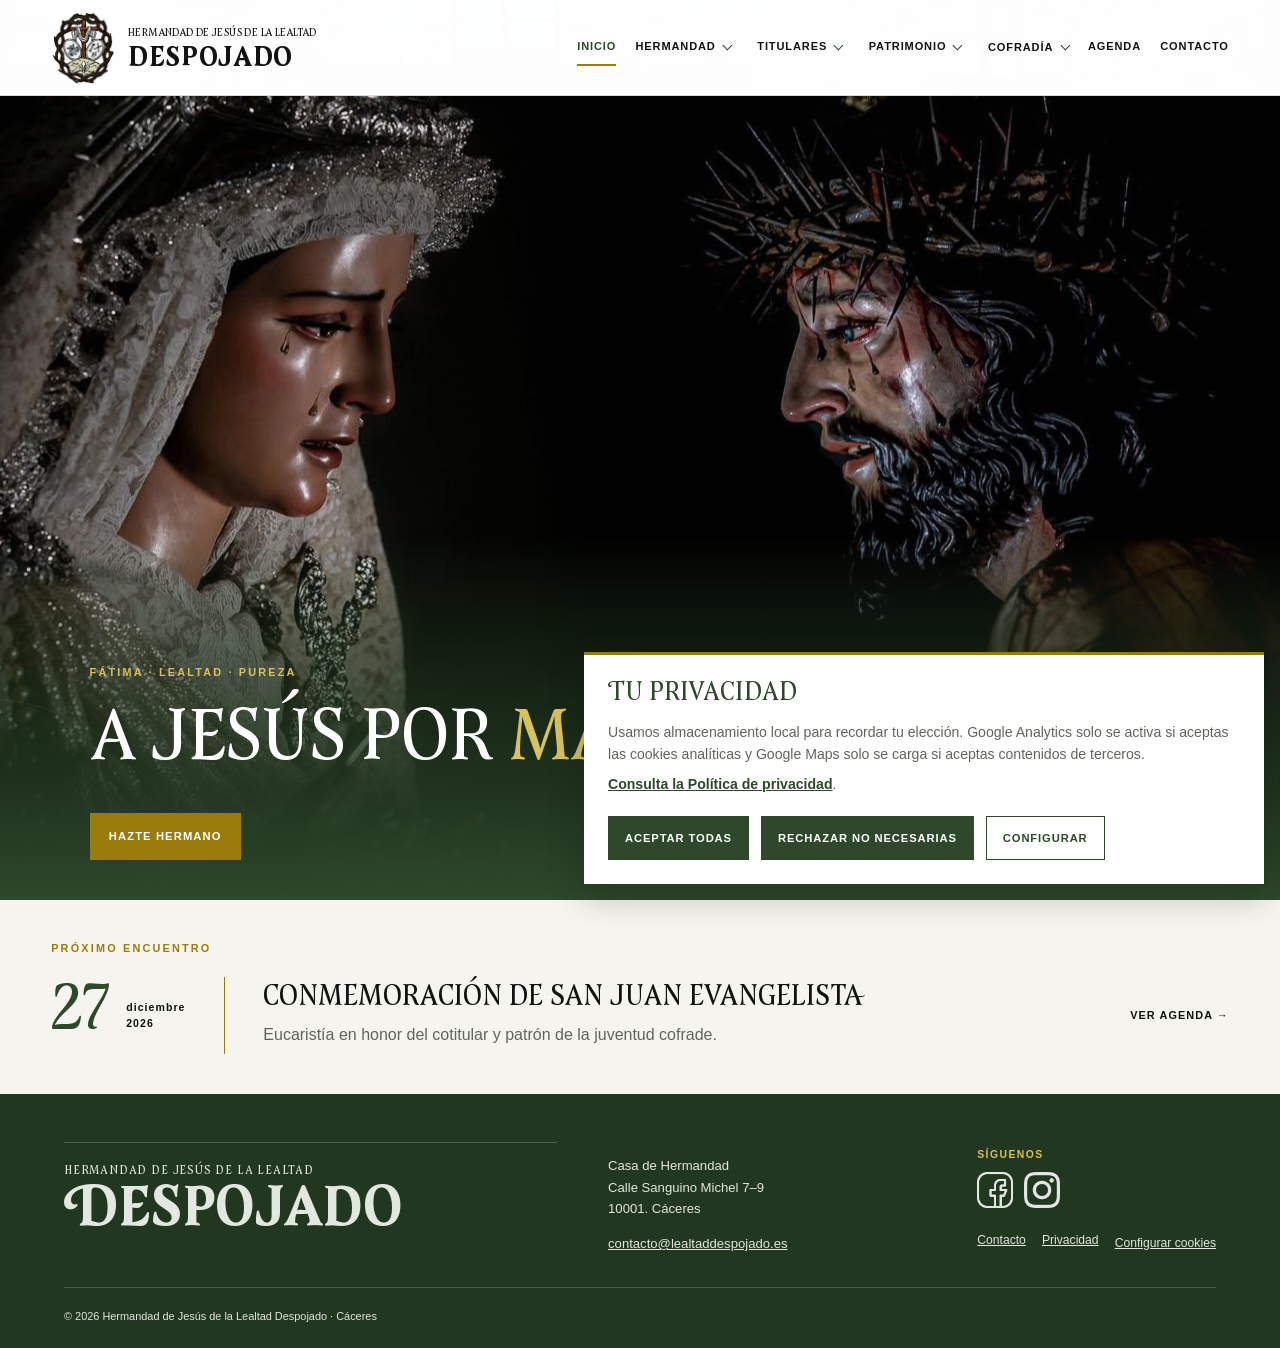
<file: index.html>
<!doctype html>
<html lang="es">
  <head>
    <meta charset="utf-8">
    <meta name="viewport" content="width=device-width,initial-scale=1">
    <link rel="icon" href="assets/images/favicon.ico?v=3" sizes="any">
    <link rel="icon" type="image/png" sizes="32x32" href="assets/images/favicon-32.png?v=3">
    <link rel="apple-touch-icon" sizes="180x180" href="assets/images/apple-touch-icon.png">
    <link rel="manifest" href="site.webmanifest">
    <!-- SEO-TECH-02: metadatos estáticos y rastreables de la portada. -->
    <meta name="theme-color" content="#223720">
    <meta name="robots" content="index,follow,max-image-preview:large,max-snippet:-1,max-video-preview:-1">
    <meta name="description" content="Página oficial de la Hermandad de Nuestra Señora del Rosario de Fátima y Penitencial Cofradía de Nazarenos de Nuestro Padre Jesús de la Lealtad Despojado, María Santísima de la Pureza y San Juan Evangelista (Cáceres)">
    <link rel="canonical" href="https://www.lealtaddespojado.es/">
    <meta property="og:locale" content="es_ES">
    <meta property="og:type" content="website">
    <meta property="og:site_name" content="Hermandad del Despojado de Cáceres">
    <meta property="og:title" content="Hermandad del Despojado de Cáceres | Web oficial">
    <meta property="og:description" content="Página oficial de la Hermandad de Nuestra Señora del Rosario de Fátima y Penitencial Cofradía de Nazarenos de Nuestro Padre Jesús de la Lealtad Despojado, María Santísima de la Pureza y San Juan Evangelista (Cáceres)">
    <meta property="og:url" content="https://www.lealtaddespojado.es/">
    <meta property="og:image" content="https://www.lealtaddespojado.es/assets/images/titulares-portada.jpg">
    <meta property="og:image:width" content="1280">
    <meta property="og:image:height" content="853">
    <meta property="og:image:alt" content="Titulares de la Hermandad del Despojado de Cáceres">
    <meta name="twitter:card" content="summary_large_image">
    <meta name="twitter:title" content="Hermandad del Despojado de Cáceres | Web oficial">
    <meta name="twitter:description" content="Página oficial de la Hermandad de Nuestra Señora del Rosario de Fátima y Penitencial Cofradía de Nazarenos de Nuestro Padre Jesús de la Lealtad Despojado, María Santísima de la Pureza y San Juan Evangelista (Cáceres)">
    <meta name="twitter:image" content="https://www.lealtaddespojado.es/assets/images/titulares-portada.jpg">
    <meta name="twitter:image:alt" content="Titulares de la Hermandad del Despojado de Cáceres">
    <title>Hermandad del Despojado de Cáceres | Web oficial</title>
    <link rel="preload" as="image" href="assets/images/titulares-portada.jpg" fetchpriority="high">
    <script type="application/ld+json">
      {
        "@context": "https://schema.org",
        "@graph": [
          {
            "@type": "Organization",
            "@id": "https://www.lealtaddespojado.es/#organization",
            "name": "Hermandad de Jesús de la Lealtad Despojado",
            "alternateName": "Hermandad del Despojado de Cáceres",
            "foundingDate": "2018-11-08",
            "url": "https://www.lealtaddespojado.es/",
            "logo": "https://www.lealtaddespojado.es/assets/images/escudo-header.webp",
            "image": "https://www.lealtaddespojado.es/assets/images/titulares-portada.jpg",
            "email": "contacto@lealtaddespojado.es",
            "address": {
              "@type": "PostalAddress",
              "streetAddress": "Calle Sanguino Michel, 7",
              "addressLocality": "Cáceres",
              "addressRegion": "Extremadura",
              "addressCountry": "ES"
            },
            "areaServed": [
              {"@type": "City", "name": "Cáceres"},
              {"@type": "AdministrativeArea", "name": "Extremadura"}
            ],
            "sameAs": [
              "https://www.instagram.com/lealtaddespojado/",
              "https://www.facebook.com/lealtaddespojado/"
            ],
            "contactPoint": {
              "@type": "ContactPoint",
              "contactType": "secretaría y contacto",
              "email": "contacto@lealtaddespojado.es",
              "availableLanguage": "es"
            }
          },
          {
            "@type": "WebSite",
            "@id": "https://www.lealtaddespojado.es/#website",
            "url": "https://www.lealtaddespojado.es/",
            "name": "Hermandad del Despojado de Cáceres",
            "alternateName": "Lealtad Despojado",
            "publisher": {"@id": "https://www.lealtaddespojado.es/#organization"},
            "inLanguage": "es-ES"
          },
          {
            "@type": "WebPage",
            "@id": "https://www.lealtaddespojado.es/#webpage",
            "url": "https://www.lealtaddespojado.es/",
            "name": "Hermandad del Despojado de Cáceres | Web oficial",
            "description": "Página oficial de la Hermandad de Nuestra Señora del Rosario de Fátima y Penitencial Cofradía de Nazarenos de Nuestro Padre Jesús de la Lealtad Despojado, María Santísima de la Pureza y San Juan Evangelista (Cáceres)",
            "isPartOf": {"@id": "https://www.lealtaddespojado.es/#website"},
            "about": {"@id": "https://www.lealtaddespojado.es/#organization"},
            "primaryImageOfPage": {
              "@type": "ImageObject",
              "url": "https://www.lealtaddespojado.es/assets/images/titulares-portada.jpg",
              "width": 1280,
              "height": 853
            },
            "inLanguage": "es-ES"
          }
        ]
      }
    </script>
    <link rel="stylesheet" href="assets/styles.css">
    <link rel="stylesheet" href="assets/css/pages/inicio.css">
    <script src="assets/header.js">
    </script>
    <script src="assets/footer.js">
    </script>
    <script src="assets/cookies.js" defer>
    </script>
  </head>
  <body>
    <!-- ============================================================
    ZONAS EDITABLES DE ESTA PÁGINA
    1. PORTADA: título y presentación
    2. PRÓXIMO ENCUENTRO: se completa automáticamente desde editable/agenda.md
    Cambia solo los textos entre etiquetas. No cambies class ni href.
    ============================================================ -->
    <a class="skip" href="#contenido">
      Saltar al contenido
    </a>
    <site-header active="inicio">
    </site-header>
    <main id="contenido">
      <!-- ZONA EDITABLE 1: PORTADA -->
      <section class="hero">
        <div class="hero-copy">
          <div class="hero-title">
            <p class="eyebrow light">
              Fátima · Lealtad · Pureza
            </p>
            <h1>
              A Jesús por
              <em>
                María
              </em>
            </h1>
          </div>
          <div class="hero-info">
            <div class="actions">
              <a class="button primary" href="solicitud-ingreso.html">
                Hazte Hermano
              </a>
            </div>
          </div>
        </div>
        <div class="hero-art" aria-hidden="true">
          <span>
            Fotografía de los Sagrados Titulares
          </span>
        </div>
      </section>
      <!-- ZONA EDITABLE 2: PRÓXIMO ENCUENTRO -->
      <section class="next-event">
        <p class="eyebrow">
          Próximo encuentro
        </p>
        <div class="event-content">
          <time datetime="2026-10-11" data-next-event-date>
            <strong>
              11
            </strong>
            <span>
              octubre
              <br>
              2026
            </span>
          </time>
          <div class="event-details-list" data-next-event-details aria-live="polite">
            <div class="event-details">
              <h2>
                Rosario matutino
              </h2>
              <p>
                Salida procesional con María Santísima de la Pureza y rezo del Rosario por las calles del barrio.
              </p>
            </div>
          </div>
          <a class="text-link" href="agenda.html">
            Ver agenda →
          </a>
        </div>
      </section>
    </main>
    <site-footer>
    </site-footer>
    <script src="assets/agenda-datos.js">
    </script>
    <script src="assets/agenda.js">
    </script>
    <script src="assets/script.js">
    </script>
  </body>
</html>
</file>
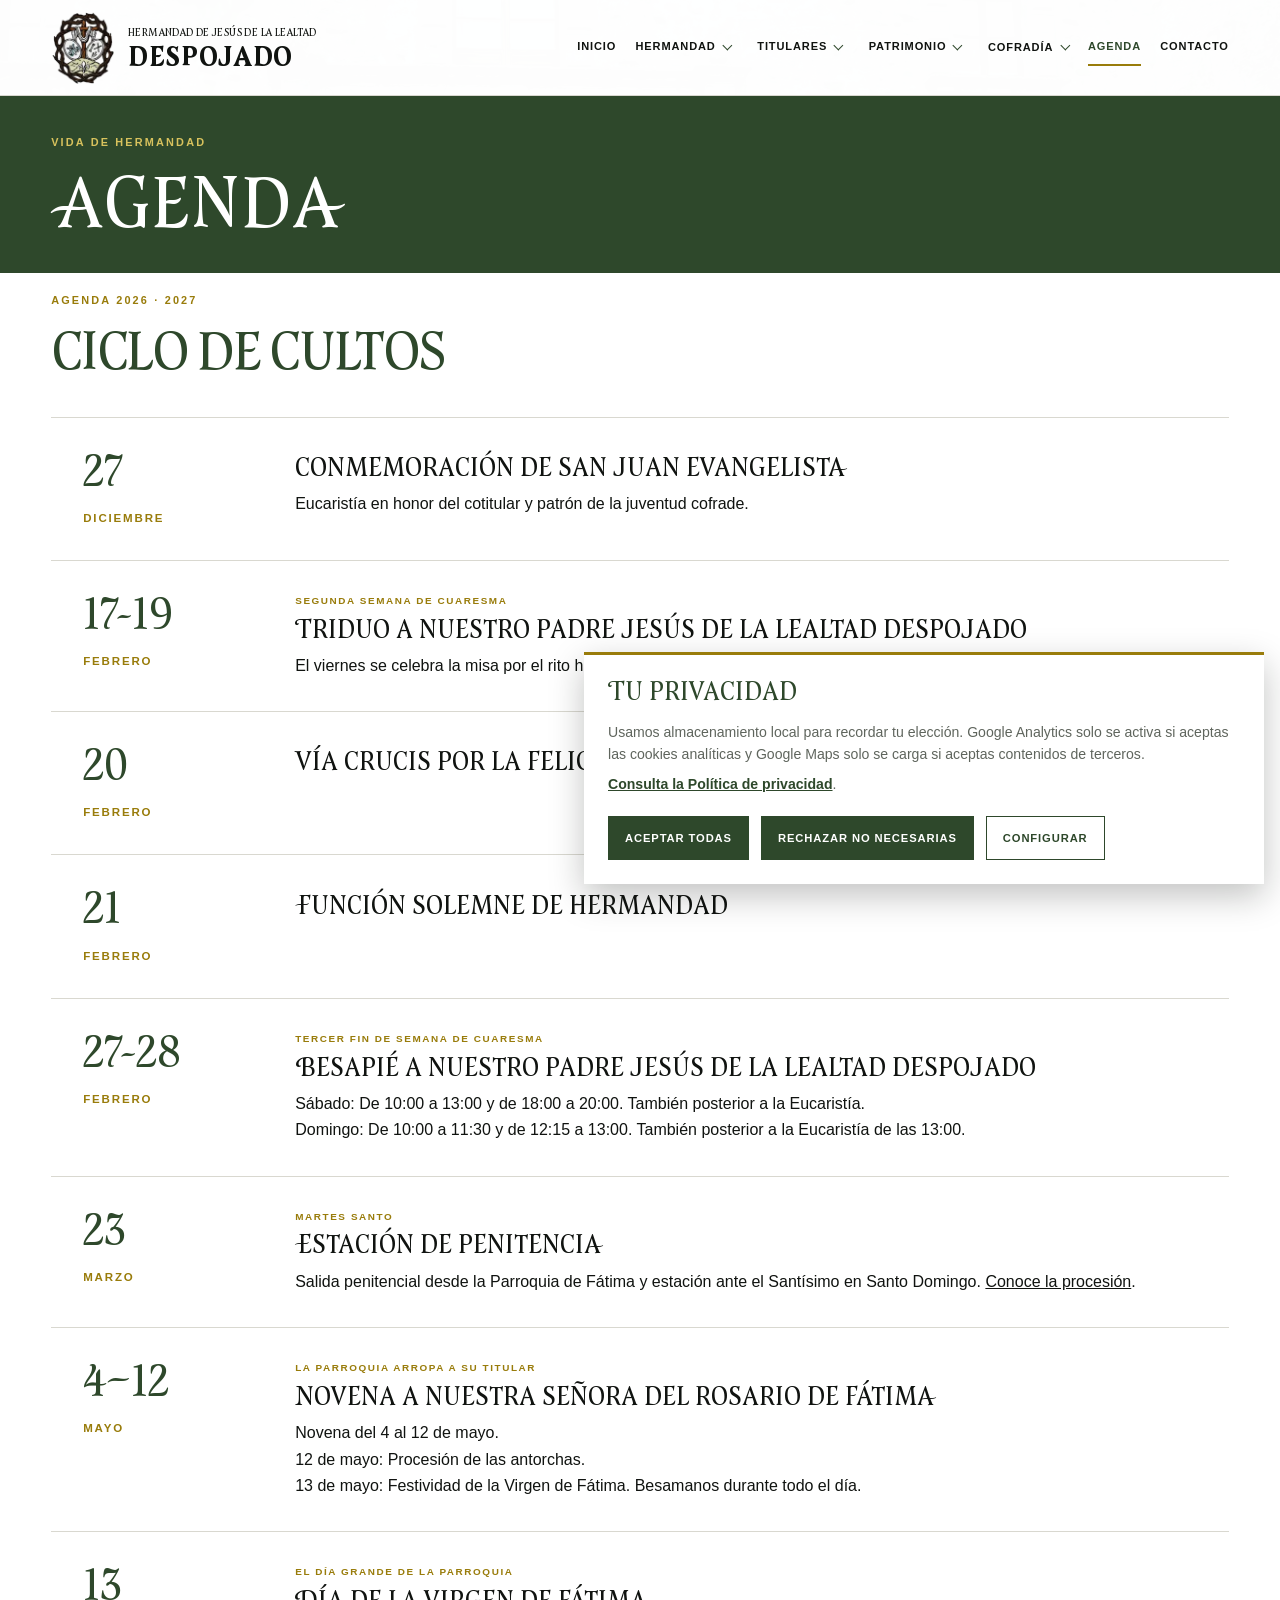
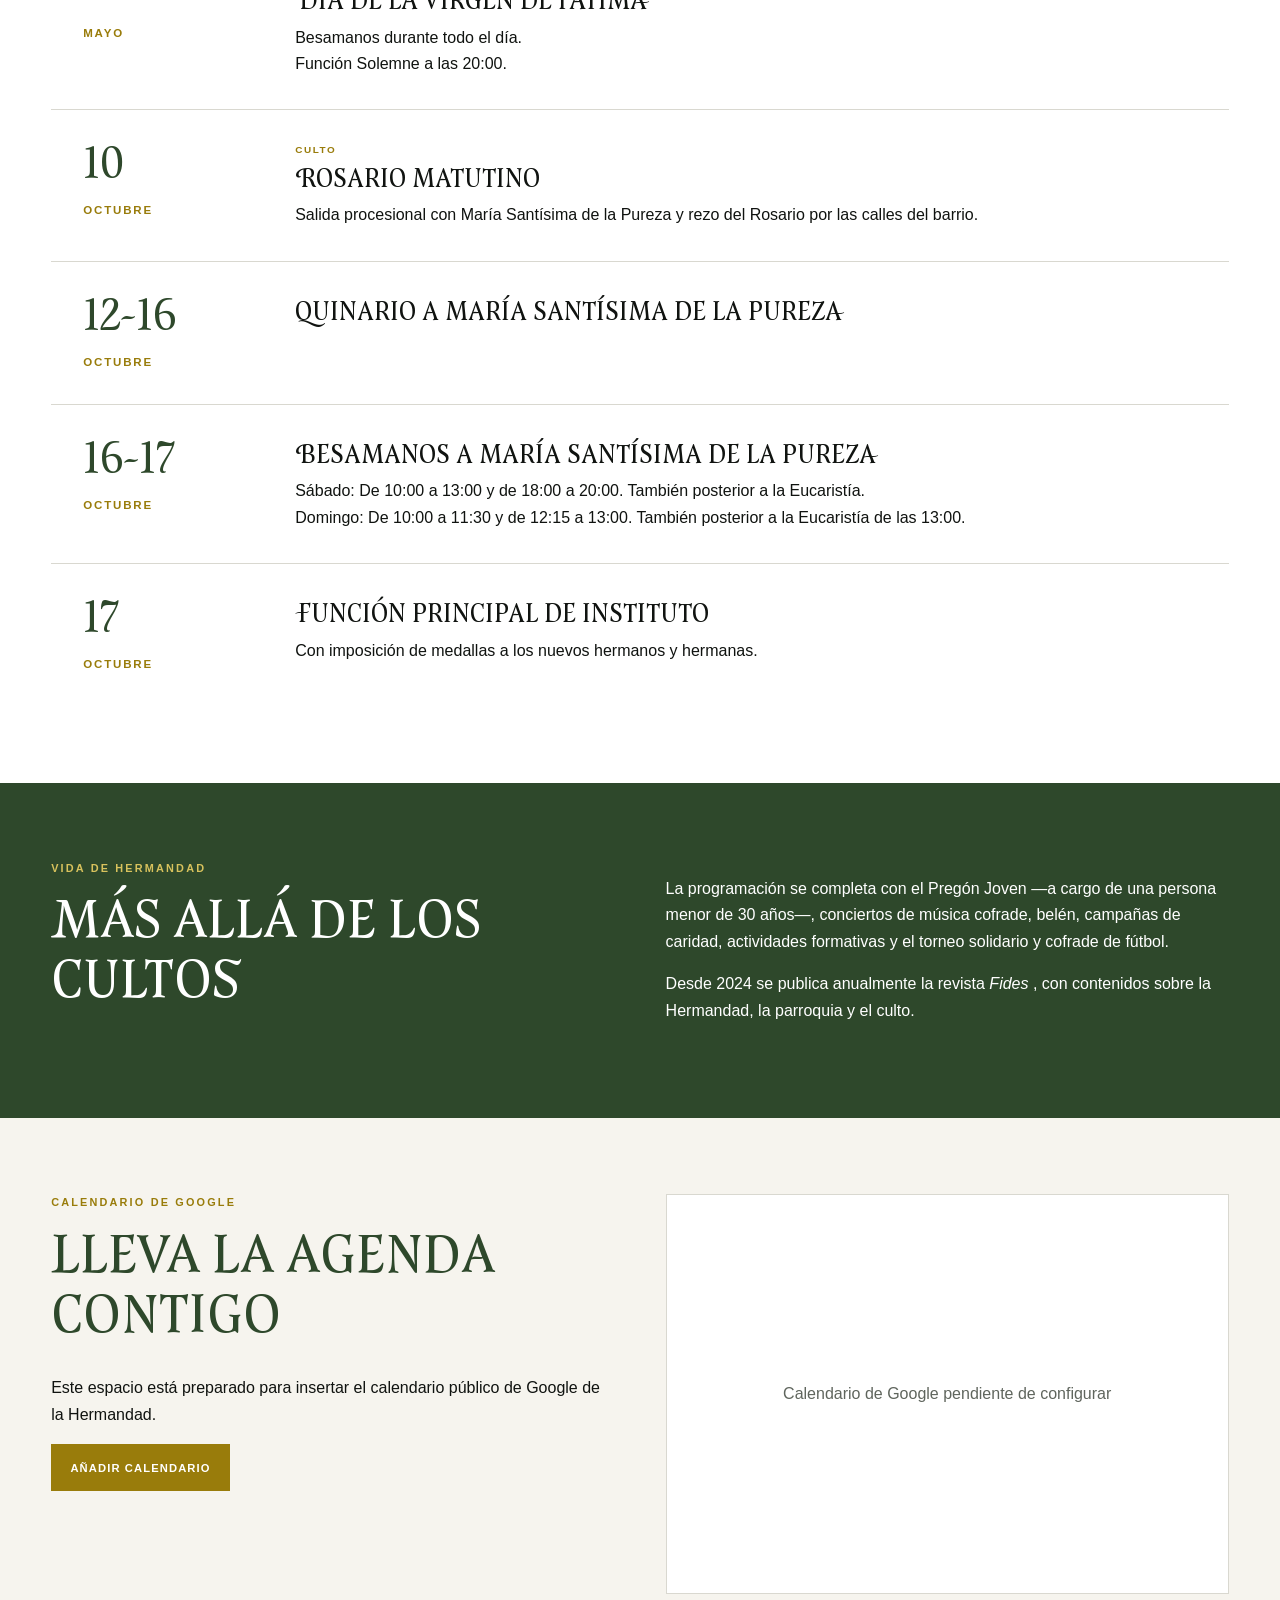
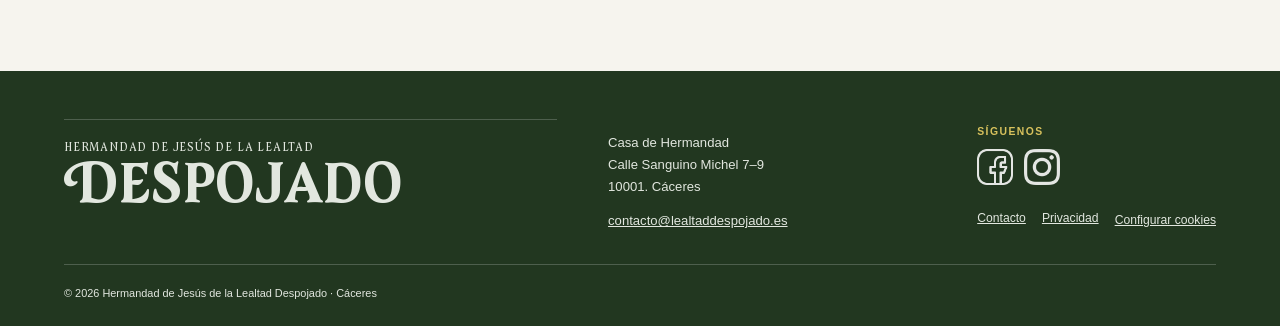
<file: agenda.html>
<!doctype html>
<html lang="es">
  <head>
    <meta charset="utf-8">
    <meta name="viewport" content="width=device-width,initial-scale=1">
    <link rel="icon" href="assets/images/favicon.ico?v=3" sizes="any">
    <link rel="icon" type="image/png" sizes="32x32" href="assets/images/favicon-32.png?v=3">
    <link rel="apple-touch-icon" sizes="180x180" href="assets/images/apple-touch-icon.png">
    <link rel="manifest" href="site.webmanifest">
    <!-- SEO-TECH-02: metadatos específicos de esta página. -->
    <meta name="theme-color" content="#223720">
    <meta name="robots" content="index,follow,max-image-preview:large,max-snippet:-1,max-video-preview:-1">
    <meta name="description" content="Agenda de cultos y actos de la Hermandad del Despojado de Cáceres: triduo, vía crucis, Martes Santo, novena de Fátima y cultos de la Pureza.">
    <link rel="canonical" href="https://www.lealtaddespojado.es/agenda.html">
    <meta property="og:locale" content="es_ES">
    <meta property="og:type" content="website">
    <meta property="og:site_name" content="Hermandad del Despojado de Cáceres">
    <meta property="og:title" content="Cultos y agenda | Hermandad del Despojado de Cáceres">
    <meta property="og:description" content="Fechas de cultos, salidas procesionales y actos de la Hermandad del Despojado de Cáceres.">
    <meta property="og:url" content="https://www.lealtaddespojado.es/agenda.html">
    <meta property="og:image" content="https://www.lealtaddespojado.es/assets/images/titulares-portada.jpg">
    <meta property="og:image:width" content="1280">
    <meta property="og:image:height" content="853">
    <meta property="og:image:alt" content="Titulares de la Hermandad del Despojado de Cáceres">
    <meta name="twitter:card" content="summary_large_image">
    <meta name="twitter:title" content="Cultos y agenda | Hermandad del Despojado de Cáceres">
    <meta name="twitter:description" content="Próximos cultos, procesiones y actos de la Hermandad del Despojado en Cáceres.">
    <meta name="twitter:image" content="https://www.lealtaddespojado.es/assets/images/titulares-portada.jpg">
    <meta name="twitter:image:alt" content="Titulares de la Hermandad del Despojado de Cáceres">
    <title>Cultos y agenda | Hermandad del Despojado Cáceres</title>
    <script type="application/ld+json">
      {
        "@context": "https://schema.org",
        "@type": "CollectionPage",
        "@id": "https://www.lealtaddespojado.es/agenda.html#webpage",
        "url": "https://www.lealtaddespojado.es/agenda.html",
        "name": "Cultos y agenda de la Hermandad del Despojado de Cáceres",
        "description": "Agenda de cultos, procesiones y actos de la Hermandad del Despojado de Cáceres.",
        "isPartOf": {"@id": "https://www.lealtaddespojado.es/#website"},
        "about": {"@id": "https://www.lealtaddespojado.es/#organization"},
        "primaryImageOfPage": {"@type": "ImageObject", "url": "https://www.lealtaddespojado.es/assets/images/titulares-portada.jpg"},
        "inLanguage": "es-ES"
      }
    </script>
    <link rel="stylesheet" href="assets/styles.css">
    <script src="assets/header.js">
    </script>
    <script src="assets/footer.js">
    </script>
    <script src="assets/cookies.js" defer>
    </script>
  </head>
  <body>
    <!-- Los actos se editan únicamente en editable/agenda.md, una fila por evento. -->
    <!-- SEO-A11Y-01: acceso directo al contenido con teclado. -->
    <a class="skip" href="#contenido">
      Saltar al contenido
    </a>
    <site-header active="agenda">
    </site-header>
    <main id="contenido">
      <section class="page-hero">
        <p class="eyebrow light">
          Vida de Hermandad
        </p>
        <h1>
          Agenda
        </h1>
      </section>
      <section class="content-section">
        <div class="section-head">
          <div>
            <p class="eyebrow" data-agenda-years>
              Agenda de cultos
            </p>
            <h2>
              Ciclo de cultos
            </h2>
          </div>
        </div>
        <!-- SEO-JS-01: contenido generado desde editable/agenda.md para que también sea accesible sin JavaScript. -->
        <div class="calendar-list" data-agenda-list>
          <!-- AGENDA-ESTATICA-INICIO -->
          <article data-event-start="2026-12-27" data-event-end="2026-12-27">
            <time datetime="2026-12-27">
              <b>27</b>
              <span>Diciembre</span>
            </time>
            <div>
              <h3>Conmemoración de San Juan Evangelista</h3>
              <p>
              Eucaristía en honor del cotitular y patrón de la juventud cofrade.
              </p>
            </div>
          </article>
          <article data-event-start="2027-02-17" data-event-end="2027-02-19">
            <time datetime="2027-02-17">
              <b>17-19</b>
              <span>Febrero</span>
            </time>
            <div>
              <p class="tag">Segunda semana de Cuaresma</p>
              <h3>Triduo a Nuestro Padre Jesús de la Lealtad Despojado</h3>
              <p>
              El viernes se celebra la misa por el rito hispano-mozárabe. El sábado tiene lugar el vía crucis por la feligresía.
              </p>
            </div>
          </article>
          <article data-event-start="2027-02-20" data-event-end="2027-02-20">
            <time datetime="2027-02-20">
              <b>20</b>
              <span>Febrero</span>
            </time>
            <div>
              <h3>Vía Crucis por la feligresía</h3>
            </div>
          </article>
          <article data-event-start="2027-02-21" data-event-end="2027-02-21">
            <time datetime="2027-02-21">
              <b>21</b>
              <span>Febrero</span>
            </time>
            <div>
              <h3>Función Solemne de Hermandad</h3>
            </div>
          </article>
          <article data-event-start="2027-02-27" data-event-end="2027-02-28">
            <time datetime="2027-02-27">
              <b>27-28</b>
              <span>Febrero</span>
            </time>
            <div>
              <p class="tag">Tercer fin de semana de Cuaresma</p>
              <h3>Besapié a Nuestro Padre Jesús de la Lealtad Despojado</h3>
              <p>
              Sábado: De 10:00 a 13:00 y de 18:00 a 20:00. También posterior a la Eucaristía.
              <br>
              Domingo: De 10:00 a 11:30 y de 12:15 a 13:00. También posterior a la Eucaristía de las 13:00.
              </p>
            </div>
          </article>
          <article data-event-start="2027-03-23" data-event-end="2027-03-23">
            <time datetime="2027-03-23">
              <b>23</b>
              <span>Marzo</span>
            </time>
            <div>
              <p class="tag">Martes Santo</p>
              <h3>Estación de penitencia</h3>
              <p>
              Salida penitencial desde la Parroquia de Fátima y estación ante el Santísimo en Santo Domingo. <a href="martes-santo.html">Conoce la procesión</a>.
              </p>
            </div>
          </article>
          <article data-event-start="2027-05-04" data-event-end="2027-05-12">
            <time datetime="2027-05-04">
              <b>4–12</b>
              <span>Mayo</span>
            </time>
            <div>
              <p class="tag">La parroquia arropa a su titular</p>
              <h3>Novena a Nuestra Señora del Rosario de Fátima</h3>
              <p>
              Novena del 4 al 12 de mayo.
              <br>
              12 de mayo: Procesión de las antorchas.
              <br>
              13 de mayo: Festividad de la Virgen de Fátima. Besamanos durante todo el día.
              </p>
            </div>
          </article>
          <article data-event-start="2027-05-13" data-event-end="2027-05-13">
            <time datetime="2027-05-13">
              <b>13</b>
              <span>Mayo</span>
            </time>
            <div>
              <p class="tag">El día grande de la parroquia</p>
              <h3>Día de la Virgen de Fátima</h3>
              <p>
              Besamanos durante todo el día.
              <br>
              Función Solemne a las 20:00.
              </p>
            </div>
          </article>
          <article data-event-start="2027-10-10" data-event-end="2027-10-10">
            <time datetime="2027-10-10">
              <b>10</b>
              <span>Octubre</span>
            </time>
            <div>
              <p class="tag">Culto</p>
              <h3>Rosario matutino</h3>
              <p>
              Salida procesional con María Santísima de la Pureza y rezo del Rosario por las calles del barrio.
              </p>
            </div>
          </article>
          <article data-event-start="2027-10-12" data-event-end="2027-10-16">
            <time datetime="2027-10-12">
              <b>12-16</b>
              <span>Octubre</span>
            </time>
            <div>
              <h3>Quinario a María Santísima de la Pureza</h3>
            </div>
          </article>
          <article data-event-start="2027-10-16" data-event-end="2027-10-17">
            <time datetime="2027-10-16">
              <b>16-17</b>
              <span>Octubre</span>
            </time>
            <div>
              <h3>Besamanos a María Santísima de la Pureza</h3>
              <p>
              Sábado: De 10:00 a 13:00 y de 18:00 a 20:00. También posterior a la Eucaristía.
              <br>
              Domingo: De 10:00 a 11:30 y de 12:15 a 13:00. También posterior a la Eucaristía de las 13:00.
              </p>
            </div>
          </article>
          <article data-event-start="2027-10-17" data-event-end="2027-10-17">
            <time datetime="2027-10-17">
              <b>17</b>
              <span>Octubre</span>
            </time>
            <div>
              <h3>Función principal de instituto</h3>
              <p>
              Con imposición de medallas a los nuevos hermanos y hermanas.
              </p>
            </div>
          </article>
          <!-- AGENDA-ESTATICA-FIN -->
        </div>
      </section>
      <section class="content-section dark split">
        <div>
          <p class="eyebrow light">
            Vida de Hermandad
          </p>
          <h2>
            Más allá de los cultos
          </h2>
        </div>
        <div>
          <p>
            La programación se completa con el Pregón Joven —a cargo de una persona menor de 30 años—, conciertos de música cofrade, belén, campañas de caridad, actividades formativas y el torneo solidario y cofrade de fútbol.
          </p>
          <p>
            Desde 2024 se publica anualmente la revista
            <em>
              Fides
            </em>
            , con contenidos sobre la Hermandad, la parroquia y el culto.
          </p>
        </div>
      </section>
      <section class="content-section tinted split">
        <div>
          <p class="eyebrow">
            Calendario de Google
          </p>
          <h2>
            Lleva la agenda contigo
          </h2>
          <p>
            Este espacio está preparado para insertar el calendario público de Google de la Hermandad.
          </p>
          <a class="button primary" href="#">
            Añadir calendario
          </a>
        </div>
        <div class="calendar-placeholder">
          Calendario de Google pendiente de configurar
        </div>
      </section>
    </main>
    <site-footer>
    </site-footer>
    <script src="assets/agenda-datos.js">
    </script>
    <script src="assets/agenda.js">
    </script>
    <script src="assets/script.js">
    </script>
  </body>
</html>
</file>
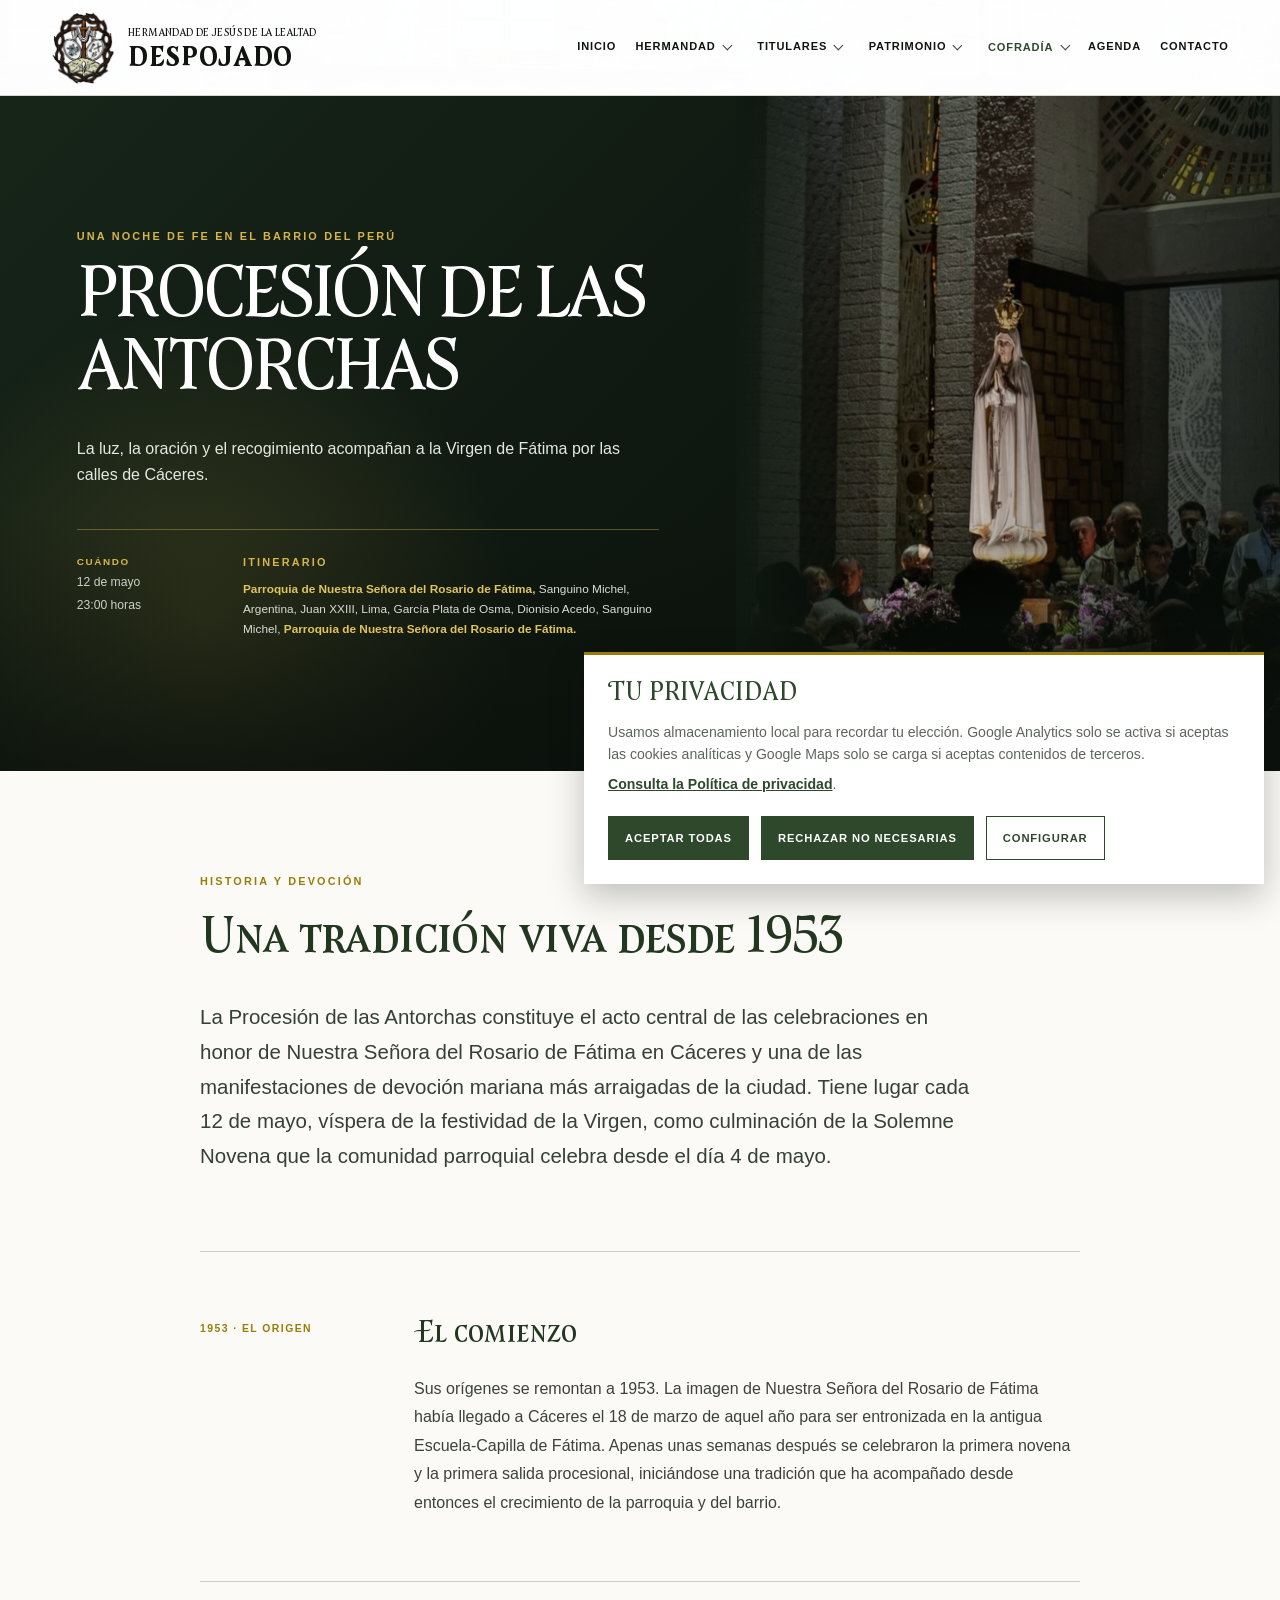
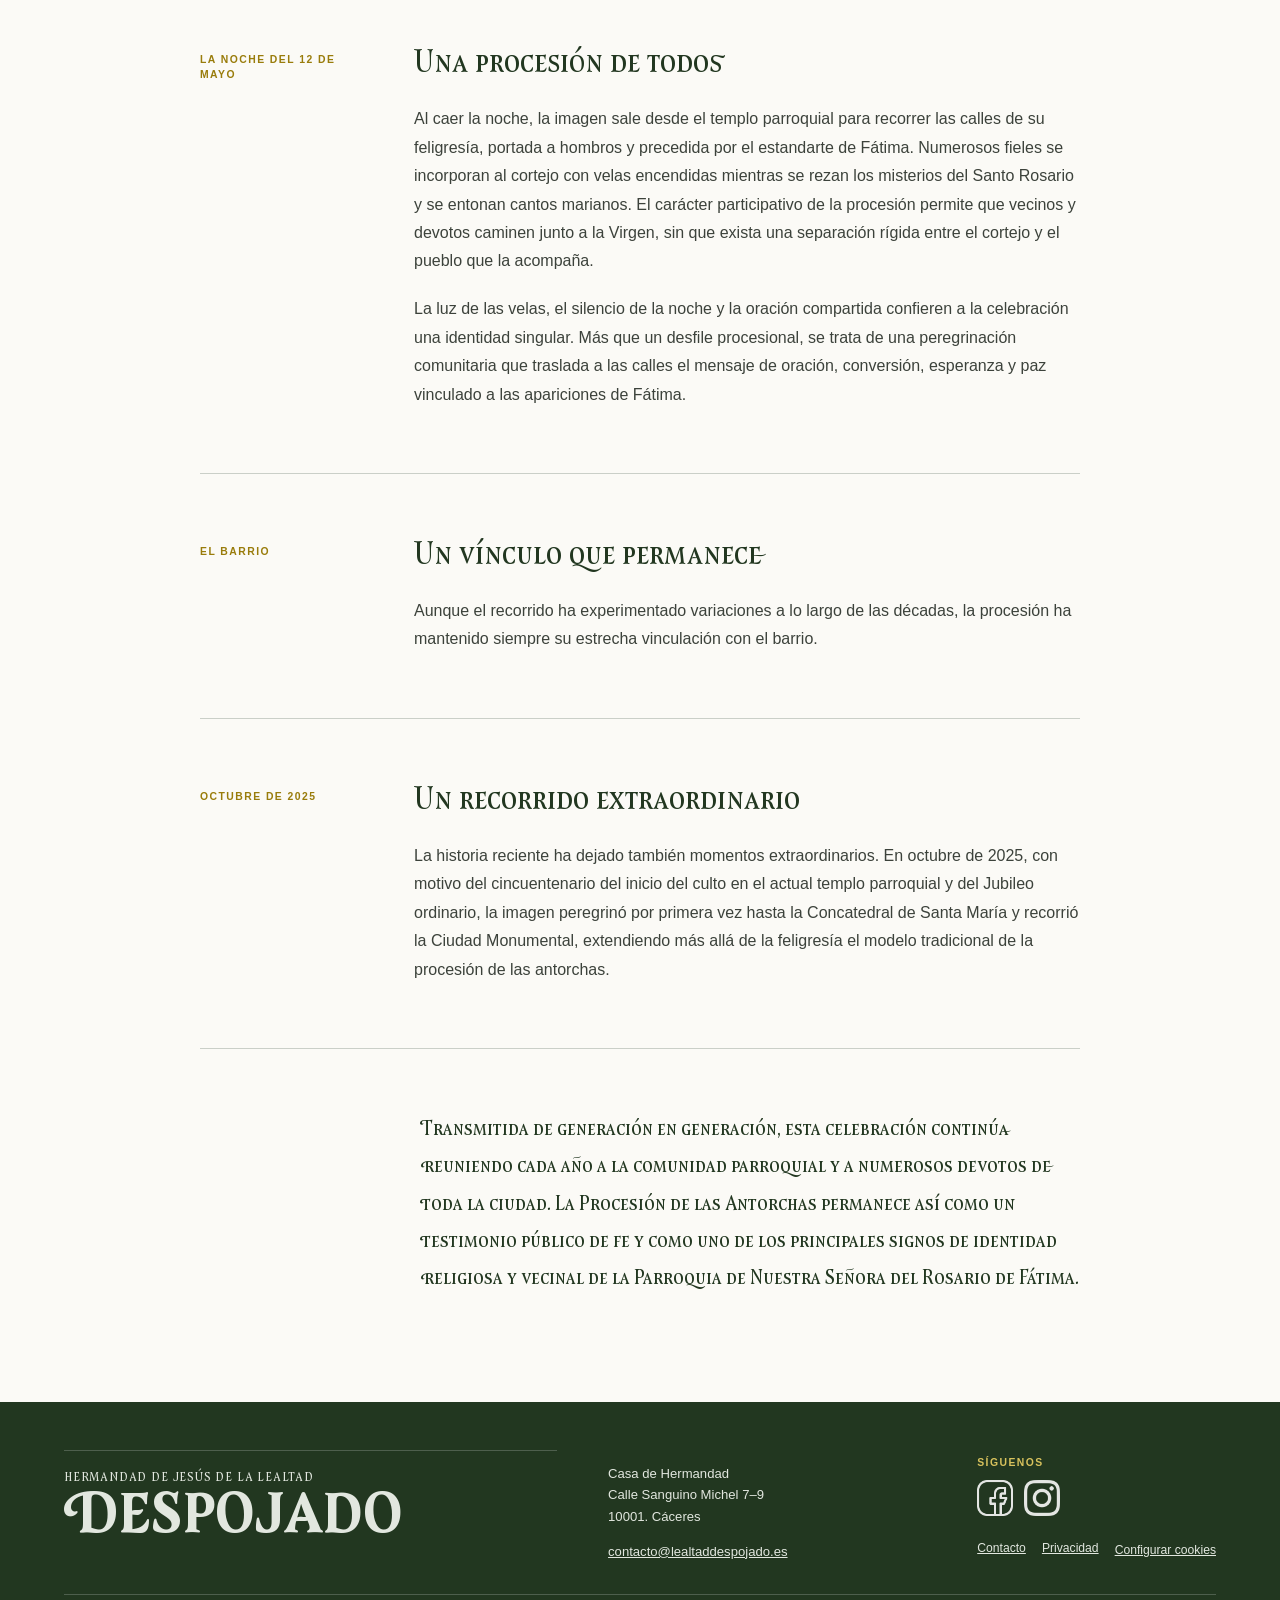
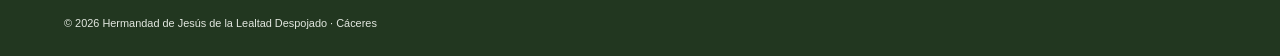
<file: antorchas.html>
<!doctype html>
<html lang="es">
  <head>
    <meta charset="utf-8">
    <meta name="viewport" content="width=device-width,initial-scale=1">
    <link rel="icon" href="assets/images/favicon.ico?v=3" sizes="any">
    <link rel="icon" type="image/png" sizes="32x32" href="assets/images/favicon-32.png?v=3">
    <link rel="apple-touch-icon" sizes="180x180" href="assets/images/apple-touch-icon.png">
    <link rel="manifest" href="site.webmanifest">
    <!-- SEO-TECH-02: metadatos específicos de esta página. -->
    <meta name="theme-color" content="#223720">
    <meta name="robots" content="index,follow,max-image-preview:large,max-snippet:-1,max-video-preview:-1">
    <meta name="description" content="Procesión de las Antorchas de la Virgen de Fátima en Cáceres: cada 12 de mayo a las 23:00 desde la Parroquia de Fátima, por las calles del barrio.">
    <link rel="canonical" href="https://www.lealtaddespojado.es/antorchas.html">
    <meta property="og:locale" content="es_ES">
    <meta property="og:type" content="website">
    <meta property="og:site_name" content="Hermandad del Despojado de Cáceres">
    <meta property="og:title" content="Procesión de las Antorchas">
    <meta property="og:description" content="La procesión de la Virgen de Fátima recorre su barrio de Cáceres cada 12 de mayo a las 23:00.">
    <meta property="og:url" content="https://www.lealtaddespojado.es/antorchas.html">
    <meta property="og:image" content="https://www.lealtaddespojado.es/assets/images/antorchas.jpg">
    <meta property="og:image:width" content="633">
    <meta property="og:image:height" content="1126">
    <meta property="og:image:alt" content="Procesión de las Antorchas de la Virgen de Fátima en Cáceres">
    <meta name="twitter:card" content="summary_large_image">
    <meta name="twitter:title" content="Procesión de las Antorchas de Fátima en Cáceres">
    <meta name="twitter:description" content="Historia y significado de la procesión de antorchas del 12 de mayo en el barrio de Fátima.">
    <meta name="twitter:image" content="https://www.lealtaddespojado.es/assets/images/antorchas.jpg">
    <meta name="twitter:image:alt" content="Procesión de las Antorchas de la Virgen de Fátima en Cáceres">
    <title>Procesión de las Antorchas de Fátima en Cáceres</title>
    <script type="application/ld+json">
      {
        "@context": "https://schema.org",
        "@type": "WebPage",
        "@id": "https://www.lealtaddespojado.es/antorchas.html#webpage",
        "url": "https://www.lealtaddespojado.es/antorchas.html",
        "name": "Procesión de las Antorchas",
        "description": "Historia y significado de la procesión de la Virgen de Fátima que se celebra cada 12 de mayo en Cáceres.",
        "isPartOf": {"@id": "https://www.lealtaddespojado.es/#website"},
        "about": {"@id": "https://www.lealtaddespojado.es/#organization"},
        "primaryImageOfPage": {"@type": "ImageObject", "url": "https://www.lealtaddespojado.es/assets/images/antorchas.jpg"},
        "inLanguage": "es-ES"
      }
    </script>
    <link rel="stylesheet" href="assets/styles.css?v=antorchas-1">
    <script src="assets/header.js">
    </script>
    <script src="assets/footer.js">
    </script>
    <script src="assets/cookies.js" defer>
    </script>
  </head>
  <body>
    <a class="skip" href="#contenido">
      Saltar al contenido
    </a>
    <site-header active="cofradia">
    </site-header>
    <main class="procession-page antorchas-page" id="contenido">
      <section class="antorchas-hero">
        <div class="antorchas-hero__copy">
          <p class="eyebrow">
            Una noche de fe en el barrio del Perú
          </p>
          <h1>
            Procesión de las antorchas
          </h1>
          <p class="antorchas-hero__lead">
            La luz, la oración y el recogimiento acompañan a la Virgen de Fátima por las calles de Cáceres.
          </p>
          <div class="antorchas-hero__details" aria-label="Datos principales de la procesión">
            <div class="antorchas-hero__when">
              <strong>Cuándo</strong>
              <span>12 de mayo</span>
              <span>23:00 horas</span>
            </div>
            <!-- ZONA EDITABLE 1: ITINERARIO DE LA PROCESIÓN -->
            <div class="antorchas-hero__route" id="itinerario">
              <p class="eyebrow">
                Itinerario
              </p>
              <p class="route-text">
                <strong>
                  Parroquia de Nuestra Señora del Rosario de Fátima,
                </strong>
                Sanguino Michel, Argentina, Juan XXIII, Lima, García Plata de Osma, Dionisio Acedo, Sanguino Michel,
                <strong>
                  Parroquia de Nuestra Señora del Rosario de Fátima.
                </strong>
              </p>
            </div>
          </div>
        </div>
        <figure class="antorchas-hero__image">
          <img src="assets/images/antorchas.jpg" alt="La Virgen de Fátima durante la Procesión de las Antorchas de 2026" width="633" height="1126">
        </figure>
      </section>
      <article class="antorchas-article" aria-labelledby="historia-antorchas">
        <header class="antorchas-article__header">
          <p class="eyebrow">
            Historia y devoción
          </p>
          <h2 id="historia-antorchas">
            Una tradición viva desde 1953
          </h2>
          <p class="antorchas-article__lead">
            La Procesión de las Antorchas constituye el acto central de las celebraciones en honor de Nuestra Señora del Rosario de Fátima en Cáceres y una de las manifestaciones de devoción mariana más arraigadas de la ciudad. Tiene lugar cada 12 de mayo, víspera de la festividad de la Virgen, como culminación de la Solemne Novena que la comunidad parroquial celebra desde el día 4 de mayo.
          </p>
        </header>
        <div class="antorchas-article__body">
          <section class="antorchas-article__section">
            <p class="antorchas-article__kicker">
              1953 · El origen
            </p>
            <div>
              <h3>
                El comienzo
              </h3>
              <p>
                Sus orígenes se remontan a 1953. La imagen de Nuestra Señora del Rosario de Fátima había llegado a Cáceres el 18 de marzo de aquel año para ser entronizada en la antigua Escuela-Capilla de Fátima. Apenas unas semanas después se celebraron la primera novena y la primera salida procesional, iniciándose una tradición que ha acompañado desde entonces el crecimiento de la parroquia y del barrio.
              </p>
            </div>
          </section>
          <section class="antorchas-article__section">
            <p class="antorchas-article__kicker">
              La noche del 12 de mayo
            </p>
            <div>
              <h3>
                Una procesión de todos
              </h3>
              <p>
                Al caer la noche, la imagen sale desde el templo parroquial para recorrer las calles de su feligresía, portada a hombros y precedida por el estandarte de Fátima. Numerosos fieles se incorporan al cortejo con velas encendidas mientras se rezan los misterios del Santo Rosario y se entonan cantos marianos. El carácter participativo de la procesión permite que vecinos y devotos caminen junto a la Virgen, sin que exista una separación rígida entre el cortejo y el pueblo que la acompaña.
              </p>
              <p>
                La luz de las velas, el silencio de la noche y la oración compartida confieren a la celebración una identidad singular. Más que un desfile procesional, se trata de una peregrinación comunitaria que traslada a las calles el mensaje de oración, conversión, esperanza y paz vinculado a las apariciones de Fátima.
              </p>
            </div>
          </section>
          <section class="antorchas-article__section">
            <p class="antorchas-article__kicker">
              El barrio
            </p>
            <div>
              <h3>
                Un vínculo que permanece
              </h3>
              <p>
                Aunque el recorrido ha experimentado variaciones a lo largo de las décadas, la procesión ha mantenido siempre su estrecha vinculación con el barrio.
              </p>
            </div>
          </section>
          <section class="antorchas-article__section">
            <p class="antorchas-article__kicker">
              Octubre de 2025
            </p>
            <div>
              <h3>
                Un recorrido extraordinario
              </h3>
              <p>
                La historia reciente ha dejado también momentos extraordinarios. En octubre de 2025, con motivo del cincuentenario del inicio del culto en el actual templo parroquial y del Jubileo ordinario, la imagen peregrinó por primera vez hasta la Concatedral de Santa María y recorrió la Ciudad Monumental, extendiendo más allá de la feligresía el modelo tradicional de la procesión de las antorchas.
              </p>
            </div>
          </section>
          <p class="antorchas-article__closing">
            Transmitida de generación en generación, esta celebración continúa reuniendo cada año a la comunidad parroquial y a numerosos devotos de toda la ciudad. La Procesión de las Antorchas permanece así como un testimonio público de fe y como uno de los principales signos de identidad religiosa y vecinal de la Parroquia de Nuestra Señora del Rosario de Fátima.
          </p>
        </div>
      </article>
    </main>
    <site-footer>
    </site-footer>
    <script src="assets/script.js">
    </script>
  </body>
</html>
</file>
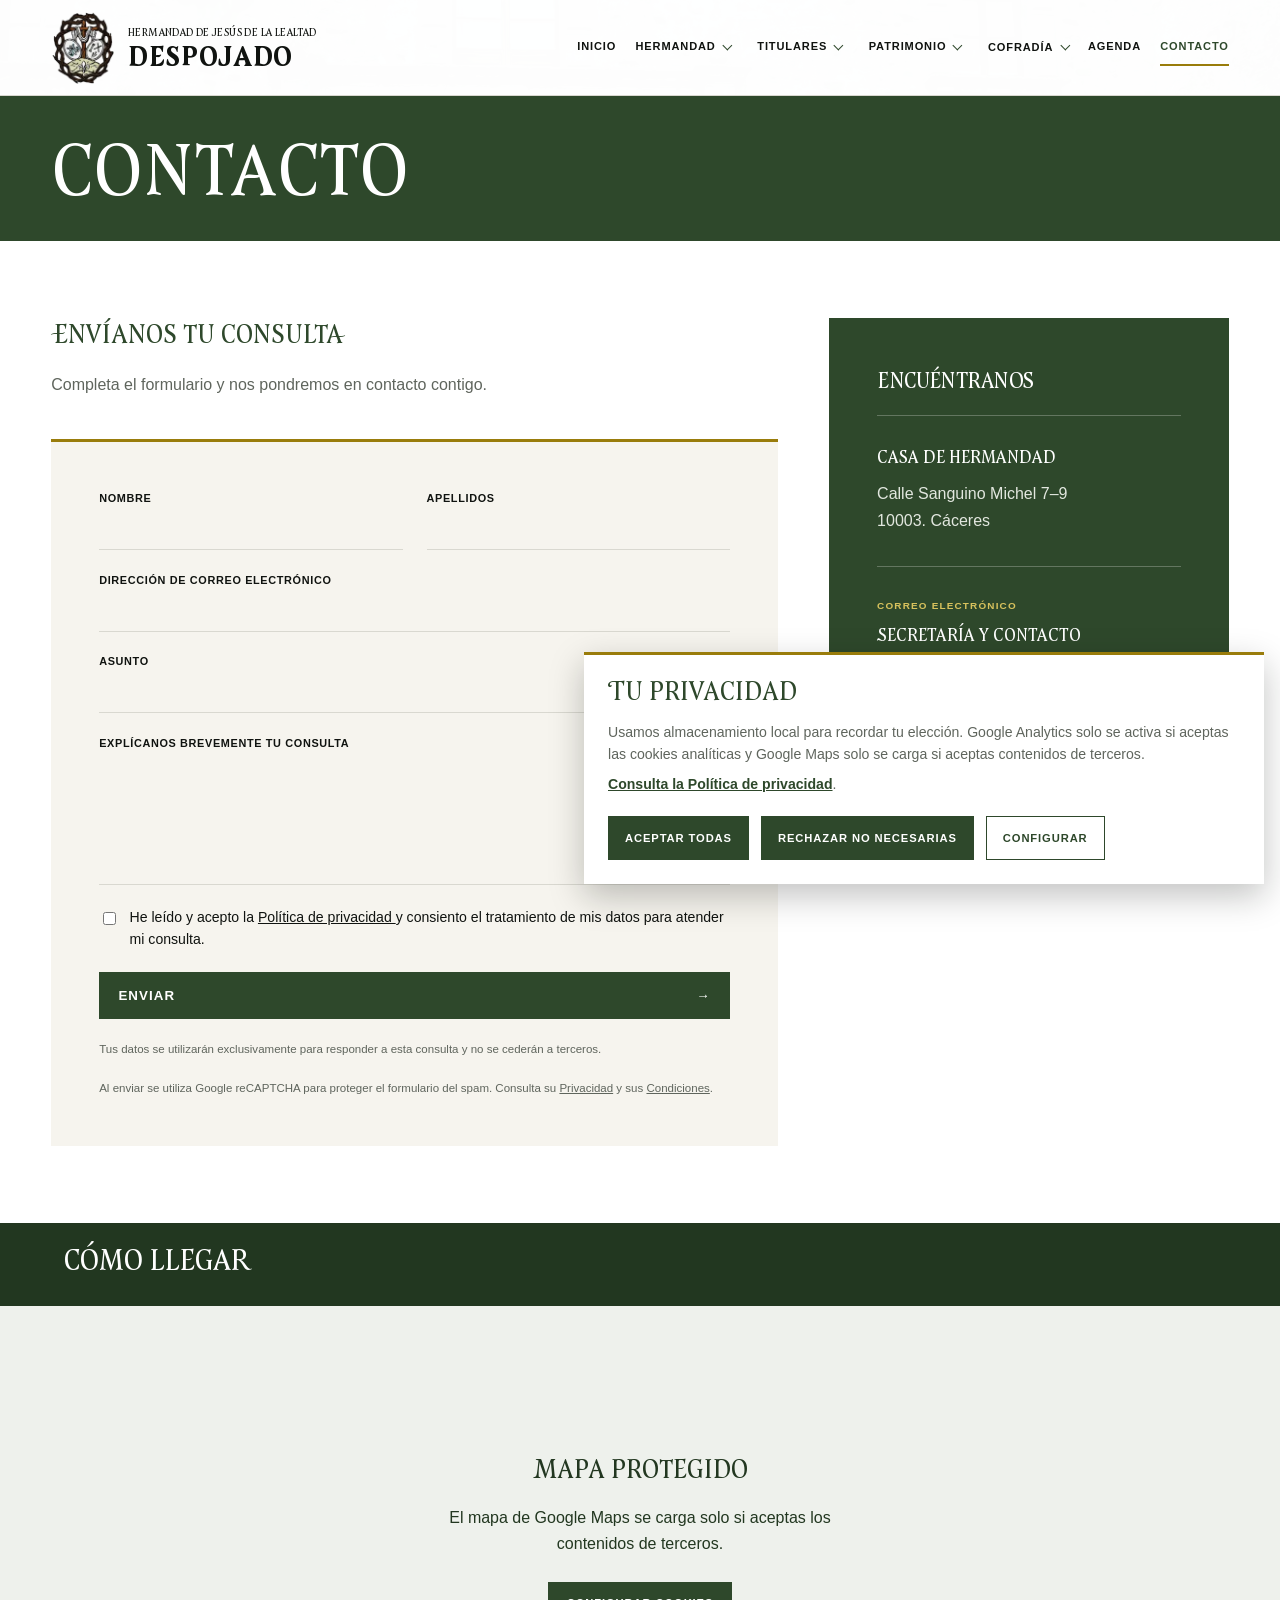
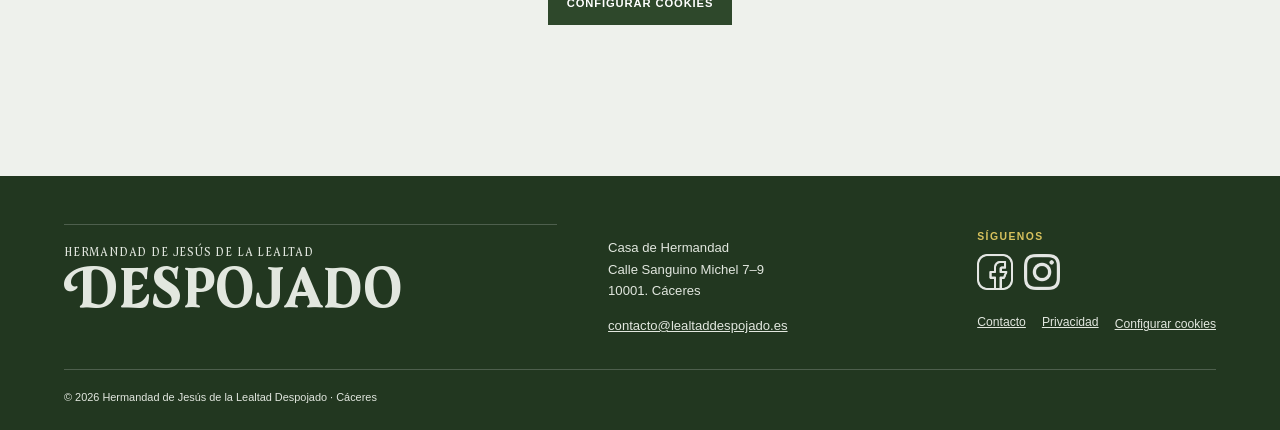
<file: contacto.html>
<!doctype html>
<html lang="es">
  <head>
    <meta charset="utf-8">
    <meta name="viewport" content="width=device-width,initial-scale=1">
    <link rel="icon" href="assets/images/favicon.ico?v=3" sizes="any">
    <link rel="icon" type="image/png" sizes="32x32" href="assets/images/favicon-32.png?v=3">
    <link rel="apple-touch-icon" sizes="180x180" href="assets/images/apple-touch-icon.png">
    <link rel="manifest" href="site.webmanifest">
    <!-- SEO-TECH-02: metadatos específicos de esta página. -->
    <meta name="theme-color" content="#223720">
    <meta name="robots" content="index,follow,max-image-preview:large,max-snippet:-1,max-video-preview:-1">
    <meta name="description" content="Contacto y Casa de Hermandad del Despojado de Cáceres, en la calle Sanguino Michel 7–9. Correo, formulario y mapa para llegar desde el barrio de Fátima.">
    <link rel="canonical" href="https://www.lealtaddespojado.es/contacto.html">
    <meta property="og:locale" content="es_ES">
    <meta property="og:type" content="website">
    <meta property="og:site_name" content="Hermandad del Despojado de Cáceres">
    <meta property="og:title" content="Contacto y sede | Hermandad del Despojado Cáceres">
    <meta property="og:description" content="Casa de Hermandad, correo y formulario de contacto de la Hermandad del Despojado de Cáceres.">
    <meta property="og:url" content="https://www.lealtaddespojado.es/contacto.html">
    <meta property="og:image" content="https://www.lealtaddespojado.es/assets/images/titulares-portada.jpg">
    <meta property="og:image:width" content="1280">
    <meta property="og:image:height" content="853">
    <meta property="og:image:alt" content="Titulares de la Hermandad del Despojado de Cáceres">
    <meta name="twitter:card" content="summary_large_image">
    <meta name="twitter:title" content="Contacto y sede | Hermandad del Despojado Cáceres">
    <meta name="twitter:description" content="Casa de Hermandad, correo y formulario de contacto en Cáceres.">
    <meta name="twitter:image" content="https://www.lealtaddespojado.es/assets/images/titulares-portada.jpg">
    <meta name="twitter:image:alt" content="Titulares de la Hermandad del Despojado de Cáceres">
    <title>Contacto y sede | Hermandad del Despojado Cáceres</title>
    <script type="application/ld+json">
      {
        "@context": "https://schema.org",
        "@type": "ContactPage",
        "@id": "https://www.lealtaddespojado.es/contacto.html#webpage",
        "url": "https://www.lealtaddespojado.es/contacto.html",
        "name": "Contacto y sede de la Hermandad del Despojado de Cáceres",
        "description": "Casa de Hermandad, correo, formulario y mapa de la Hermandad del Despojado de Cáceres.",
        "isPartOf": {"@id": "https://www.lealtaddespojado.es/#website"},
        "about": {"@id": "https://www.lealtaddespojado.es/#organization"},
        "primaryImageOfPage": {"@type": "ImageObject", "url": "https://www.lealtaddespojado.es/assets/images/titulares-portada.jpg"},
        "inLanguage": "es-ES"
      }
    </script>
    <link rel="stylesheet" href="assets/styles.css?v=20260902-captcha">
    <script src="assets/header.js">
    </script>
    <script src="assets/footer.js">
    </script>
    <script src="assets/cookies.js" defer>
    </script>
    <script src="assets/js/apps-script-envio.js?v=20261122-1" defer></script>
    <script src="assets/contacto.js?v=20261121-1" defer></script>
  </head>
  <body>
    <!-- ZONAS EDITABLES: datos y mapa. Configuración del envío: assets/contacto.js.
    Guía del formulario: scripts/apps-script/README.md. -->
    <!-- SEO-A11Y-01: acceso directo al contenido con teclado. -->
    <a class="skip" href="#contenido">
      Saltar al contenido
    </a>
    <site-header active="contacto">
    </site-header>
    <main id="contenido">
      <section class="page-hero contact-hero">
        <h1>
          Contacto
        </h1>
      </section>
      <!-- ZONA EDITABLE 1: FORMULARIO Y DATOS DE INTERÉS -->
      <section class="contact-page">
        <div class="contact-online">
          <header class="contact-heading">
            <h2>
              Envíanos tu consulta
            </h2>
            <p>
              Completa el formulario y nos pondremos en contacto contigo.
            </p>
          </header>
          <form id="contact-form" action="contacto.html" method="post" aria-describedby="contact-status">
            <div class="form-row">
              <label for="contact-nombre">
                Nombre
                <input id="contact-nombre" name="nombre" autocomplete="given-name" maxlength="80" required>
              </label>
              <label for="contact-apellidos">
                Apellidos
                <input id="contact-apellidos" name="apellidos" autocomplete="family-name" maxlength="120" required>
              </label>
            </div>
            <label for="contact-email">
              Dirección de correo electrónico
              <input id="contact-email" type="email" name="email" autocomplete="email" maxlength="254" required>
            </label>
            <label for="contact-asunto">
              Asunto
              <input id="contact-asunto" name="asunto" maxlength="150" required>
            </label>
            <label for="contact-mensaje">
              Explícanos brevemente tu consulta
              <textarea id="contact-mensaje" name="mensaje" rows="6" maxlength="5000" required></textarea>
            </label>
            <div class="contact-honeypot" aria-hidden="true" inert>
              <label for="contact-website">Deja este campo vacío</label>
              <input id="contact-website" name="website" tabindex="-1" autocomplete="off">
            </div>
            <div class="check">
              <input id="privacidad" type="checkbox" name="privacidad" value="aceptada" required>
              <label for="privacidad">
                He leído y acepto la
                <a href="privacidad.html">
                  Política de privacidad
                </a>
                y consiento el tratamiento de mis datos para atender mi consulta.
              </label>
            </div>
            <button type="submit" disabled>
              <span data-submit-label>Enviar</span>
              <span aria-hidden="true">
                →
              </span>
            </button>
            <p id="contact-status" class="contact-status" role="status" aria-live="polite" aria-atomic="true" tabindex="-1"></p>
            <div id="contact-captcha"></div>
            <button id="contact-captcha-cancel" class="contact-captcha-cancel" type="button" hidden>Cancelar comprobación</button>
            <noscript>
              <p>Activa JavaScript para enviar el formulario o escríbenos a
                <a href="mailto:contacto@lealtaddespojado.es">contacto@lealtaddespojado.es</a>.</p>
            </noscript>
            <p class="form-privacy">
              Tus datos se utilizarán exclusivamente para responder a esta consulta y no se cederán a terceros.
            </p>
            <p class="form-privacy">
              Al enviar se utiliza Google reCAPTCHA para proteger el formulario del spam.
              Consulta su <a href="https://policies.google.com/privacy" target="_blank" rel="noopener noreferrer">Privacidad</a>
              y sus <a href="https://policies.google.com/terms" target="_blank" rel="noopener noreferrer">Condiciones</a>.
            </p>
          </form>
        </div>
        <aside class="contact-details">
          <h2>
            Encuéntranos
          </h2>
          <address>
            <section>
              <h3>
                Casa de Hermandad
              </h3>
              <p>
                Calle Sanguino Michel 7–9
                <br>
                10003. Cáceres
              </p>
            </section>
            <section>
              <span>
                Correo electrónico
              </span>
              <h3>
                Secretaría y contacto
              </h3>
              <p>
                <a href="mailto:contacto@lealtaddespojado.es">
                  contacto@lealtaddespojado.es
                </a>
              </p>
            </section>
            <!-- <section>
            <span>
            Atención
            </span>
            <h3>
            Visitas y consultas
            </h3>
            <p>
            Para asegurar una correcta atención, contacta previamente por correo electrónico.
            </p>
            </section> -->
          </address>
        </aside>
      </section>
      <!-- ZONA EDITABLE 2: MAPA DE LA SEDE -->
      <section class="contact-map">
        <div class="contact-map-copy">
          <h2>
            Cómo llegar
          </h2>
        </div>
        <div class="third-party-placeholder" data-third-party-placeholder="mapa">
          <div>
            <h3>Mapa protegido</h3>
            <p>El mapa de Google Maps se carga solo si aceptas los contenidos de terceros.</p>
            <button type="button" data-enable-third-party>
              Configurar cookies
            </button>
          </div>
        </div>
        <iframe
          class="third-party-frame"
          title="Mapa de la Casa de Hermandad de Jesús de la Lealtad Despojado"
          data-third-party-name="mapa"
          data-third-party-src="https://www.google.com/maps/embed?pb=!1m18!1m12!1m3!1d12320.021559700992!2d-6.381022881646933!3d39.46920694461393!2m3!1f0!2f0!3f0!3m2!1i1024!2i768!4f13.1!3m3!1m2!1s0xd15dfc3db29177d%3A0x2b8eb53f7fd6b103!2sHermandad%20Jes%C3%BAs%20de%20la%20Lealtad%20Despojado%20de%20C%C3%A1ceres!5e0!3m2!1ses!2ses!4v1784137501038!5m2!1ses!2ses"
          allowfullscreen
          loading="lazy"
          referrerpolicy="strict-origin-when-cross-origin"
          hidden>
        </iframe>
      </section>
    </main>
    <site-footer>
    </site-footer>
    <script src="assets/script.js">
    </script>
  </body>
</html>
</file>
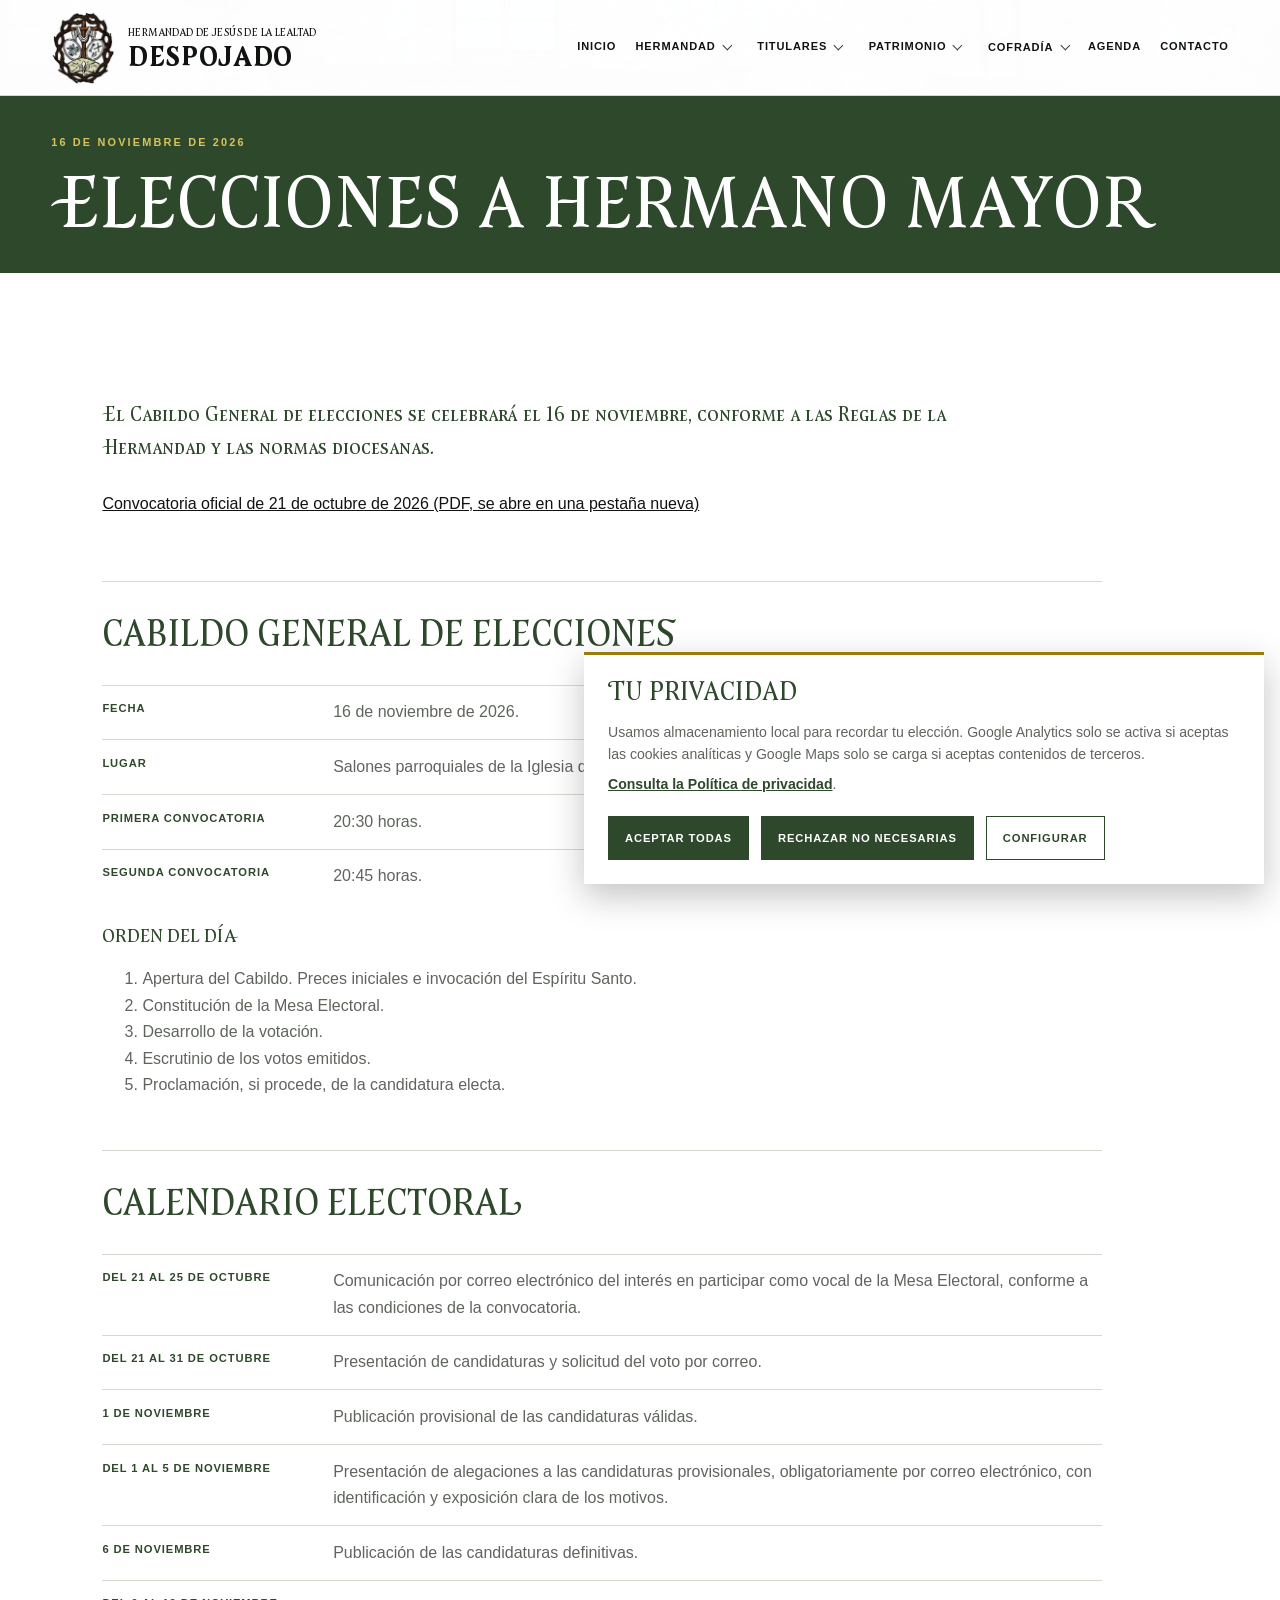
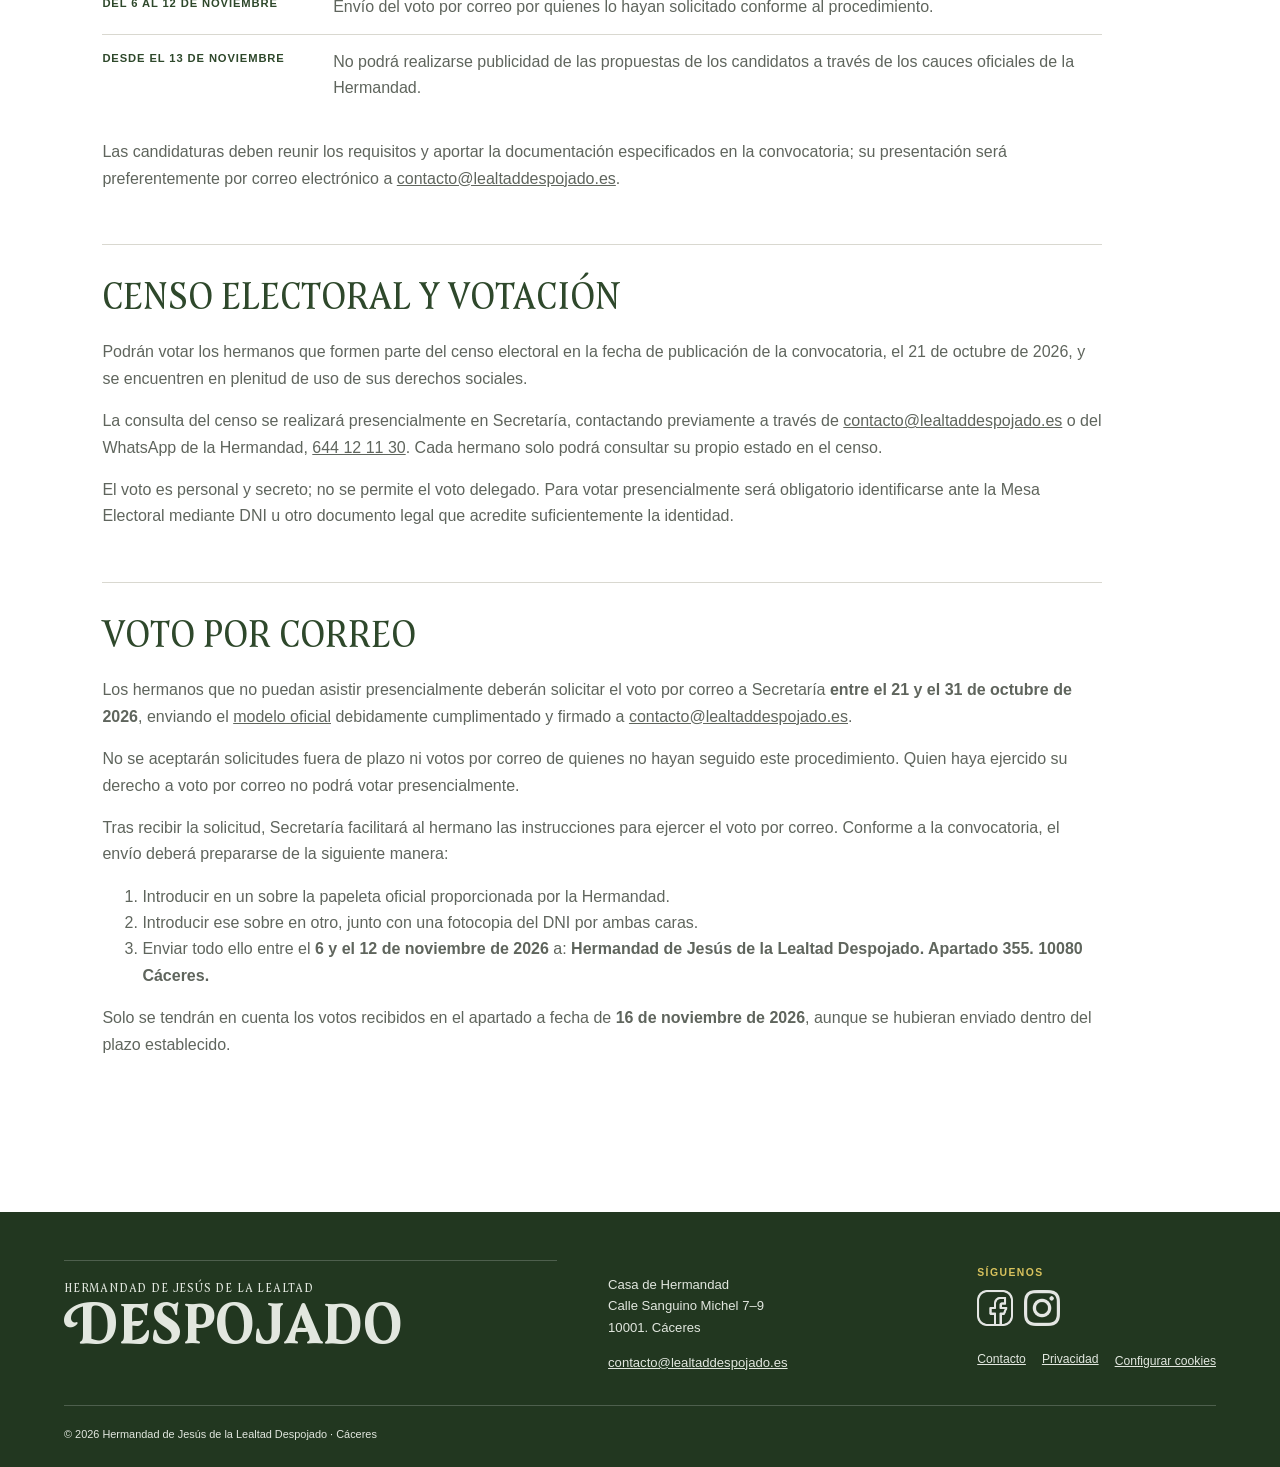
<file: elecciones-2026.html>
<!doctype html>
<html lang="es">
  <head>
    <meta charset="utf-8">
    <meta name="viewport" content="width=device-width,initial-scale=1">
    <link rel="icon" href="assets/images/favicon.ico?v=3" sizes="any">
    <link rel="icon" type="image/png" sizes="32x32" href="assets/images/favicon-32.png?v=3">
    <link rel="apple-touch-icon" sizes="180x180" href="assets/images/apple-touch-icon.png">
    <link rel="manifest" href="site.webmanifest">
    <meta name="theme-color" content="#223720">
    <meta name="robots" content="index,follow,max-snippet:-1">
    <meta name="description" content="Información y documentación sobre las elecciones a Hermano Mayor de 2026 de la Hermandad del Despojado de Cáceres.">
    <link rel="canonical" href="https://www.lealtaddespojado.es/elecciones-2026.html">
    <meta property="og:locale" content="es_ES">
    <meta property="og:type" content="website">
    <meta property="og:site_name" content="Hermandad del Despojado de Cáceres">
    <meta property="og:title" content="Elecciones a Hermano Mayor 2026 | Hermandad del Despojado">
    <meta property="og:description" content="Información y documentación electoral de la Hermandad.">
    <meta property="og:url" content="https://www.lealtaddespojado.es/elecciones-2026.html">
    <title>Elecciones a Hermano Mayor 2026 | Hermandad del Despojado</title>
    <link rel="stylesheet" href="assets/styles.css">
    <script src="assets/header.js"></script>
    <script src="assets/footer.js"></script>
    <script src="assets/cookies.js" defer></script>
  </head>
  <body>
    <a class="skip" href="#contenido">Saltar al contenido</a>
    <site-header></site-header>
    <main id="contenido">
      <section class="page-hero">
        <p class="eyebrow light">
          16 de noviembre de 2026
        </p>
        <h1>Elecciones a Hermano Mayor</h1>
      </section>

      <article class="privacy-page">
        <header class="privacy-intro">
          <p class="lead">El Cabildo General de elecciones se celebrará el 16 de noviembre, conforme a las Reglas de la Hermandad y las normas diocesanas.</p>
          <p><a href="documentos/elecciones-2026/convocatoria-elecciones-2026.pdf" target="_blank" rel="noopener">Convocatoria oficial de 21 de octubre de 2026 (PDF, se abre en una pestaña nueva)</a></p>
        </header>

        <section class="privacy-section" aria-labelledby="cabildo">
          <h2 id="cabildo">Cabildo General de elecciones</h2>
          <dl class="privacy-data">
            <dt>Fecha</dt>
            <dd><time datetime="2026-11-16">16 de noviembre de 2026</time>.</dd>
            <dt>Lugar</dt>
            <dd>Salones parroquiales de la Iglesia de Nuestra Señora del Rosario de Fátima de Cáceres.</dd>
            <dt>Primera convocatoria</dt>
            <dd>20:30 horas.</dd>
            <dt>Segunda convocatoria</dt>
            <dd>20:45 horas.</dd>
          </dl>
          <h3>Orden del día</h3>
          <ol>
            <li>Apertura del Cabildo. Preces iniciales e invocación del Espíritu Santo.</li>
            <li>Constitución de la Mesa Electoral.</li>
            <li>Desarrollo de la votación.</li>
            <li>Escrutinio de los votos emitidos.</li>
            <li>Proclamación, si procede, de la candidatura electa.</li>
          </ol>
        </section>

        <section class="privacy-section" aria-labelledby="calendario">
          <h2 id="calendario">Calendario electoral</h2>
          <dl class="privacy-data">
            <dt>Del 21 al 25 de octubre</dt>
            <dd>Comunicación por correo electrónico del interés en participar como vocal de la Mesa Electoral, conforme a las condiciones de la convocatoria.</dd>
            <dt>Del 21 al 31 de octubre</dt>
            <dd>Presentación de candidaturas y solicitud del voto por correo.</dd>
            <dt>1 de noviembre</dt>
            <dd>Publicación provisional de las candidaturas válidas.</dd>
            <dt>Del 1 al 5 de noviembre</dt>
            <dd>Presentación de alegaciones a las candidaturas provisionales, obligatoriamente por correo electrónico, con identificación y exposición clara de los motivos.</dd>
            <dt>6 de noviembre</dt>
            <dd>Publicación de las candidaturas definitivas.</dd>
            <dt>Del 6 al 12 de noviembre</dt>
            <dd>Envío del voto por correo por quienes lo hayan solicitado conforme al procedimiento.</dd>
            <dt>Desde el 13 de noviembre</dt>
            <dd>No podrá realizarse publicidad de las propuestas de los candidatos a través de los cauces oficiales de la Hermandad.</dd>
          </dl>
          <p>Las candidaturas deben reunir los requisitos y aportar la documentación especificados en la convocatoria; su presentación será preferentemente por correo electrónico a <a href="mailto:contacto@lealtaddespojado.es">contacto@lealtaddespojado.es</a>.</p>
        </section>

        <section class="privacy-section" aria-labelledby="censo">
          <h2 id="censo">Censo electoral y votación</h2>
          <p>Podrán votar los hermanos que formen parte del censo electoral en la fecha de publicación de la convocatoria, el 21 de octubre de 2026, y se encuentren en plenitud de uso de sus derechos sociales.</p>
          <p>La consulta del censo se realizará presencialmente en Secretaría, contactando previamente a través de <a href="mailto:contacto@lealtaddespojado.es">contacto@lealtaddespojado.es</a> o del WhatsApp de la Hermandad, <a href="https://wa.me/34644121130" rel="noopener">644 12 11 30</a>. Cada hermano solo podrá consultar su propio estado en el censo.</p>
          <p>El voto es personal y secreto; no se permite el voto delegado. Para votar presencialmente será obligatorio identificarse ante la Mesa Electoral mediante DNI u otro documento legal que acredite suficientemente la identidad.</p>
        </section>

        <section class="privacy-section" aria-labelledby="voto-correo">
          <h2 id="voto-correo">Voto por correo</h2>
          <p>Los hermanos que no puedan asistir presencialmente deberán solicitar el voto por correo a Secretaría <strong>entre el 21 y el 31 de octubre de 2026</strong>, enviando el <a href="documentos/elecciones-2026/solicitud-voto-por-correo-2026.pdf" download>modelo oficial</a> debidamente cumplimentado y firmado a <a href="mailto:contacto@lealtaddespojado.es">contacto@lealtaddespojado.es</a>.</p>
          <p>No se aceptarán solicitudes fuera de plazo ni votos por correo de quienes no hayan seguido este procedimiento. Quien haya ejercido su derecho a voto por correo no podrá votar presencialmente.</p>
          <p>Tras recibir la solicitud, Secretaría facilitará al hermano las instrucciones para ejercer el voto por correo. Conforme a la convocatoria, el envío deberá prepararse de la siguiente manera:</p>
          <ol>
            <li>Introducir en un sobre la papeleta oficial proporcionada por la Hermandad.</li>
            <li>Introducir ese sobre en otro, junto con una fotocopia del DNI por ambas caras.</li>
            <li>Enviar todo ello entre el <strong>6 y el 12 de noviembre de 2026</strong> a: <strong>Hermandad de Jesús de la Lealtad Despojado. Apartado 355. 10080 Cáceres.</strong></li>
          </ol>
          <p>Solo se tendrán en cuenta los votos recibidos en el apartado a fecha de <strong>16 de noviembre de 2026</strong>, aunque se hubieran enviado dentro del plazo establecido.</p>
        </section>
      </article>
    </main>
    <site-footer></site-footer>
    <script src="assets/script.js"></script>
  </body>
</html>
</file>
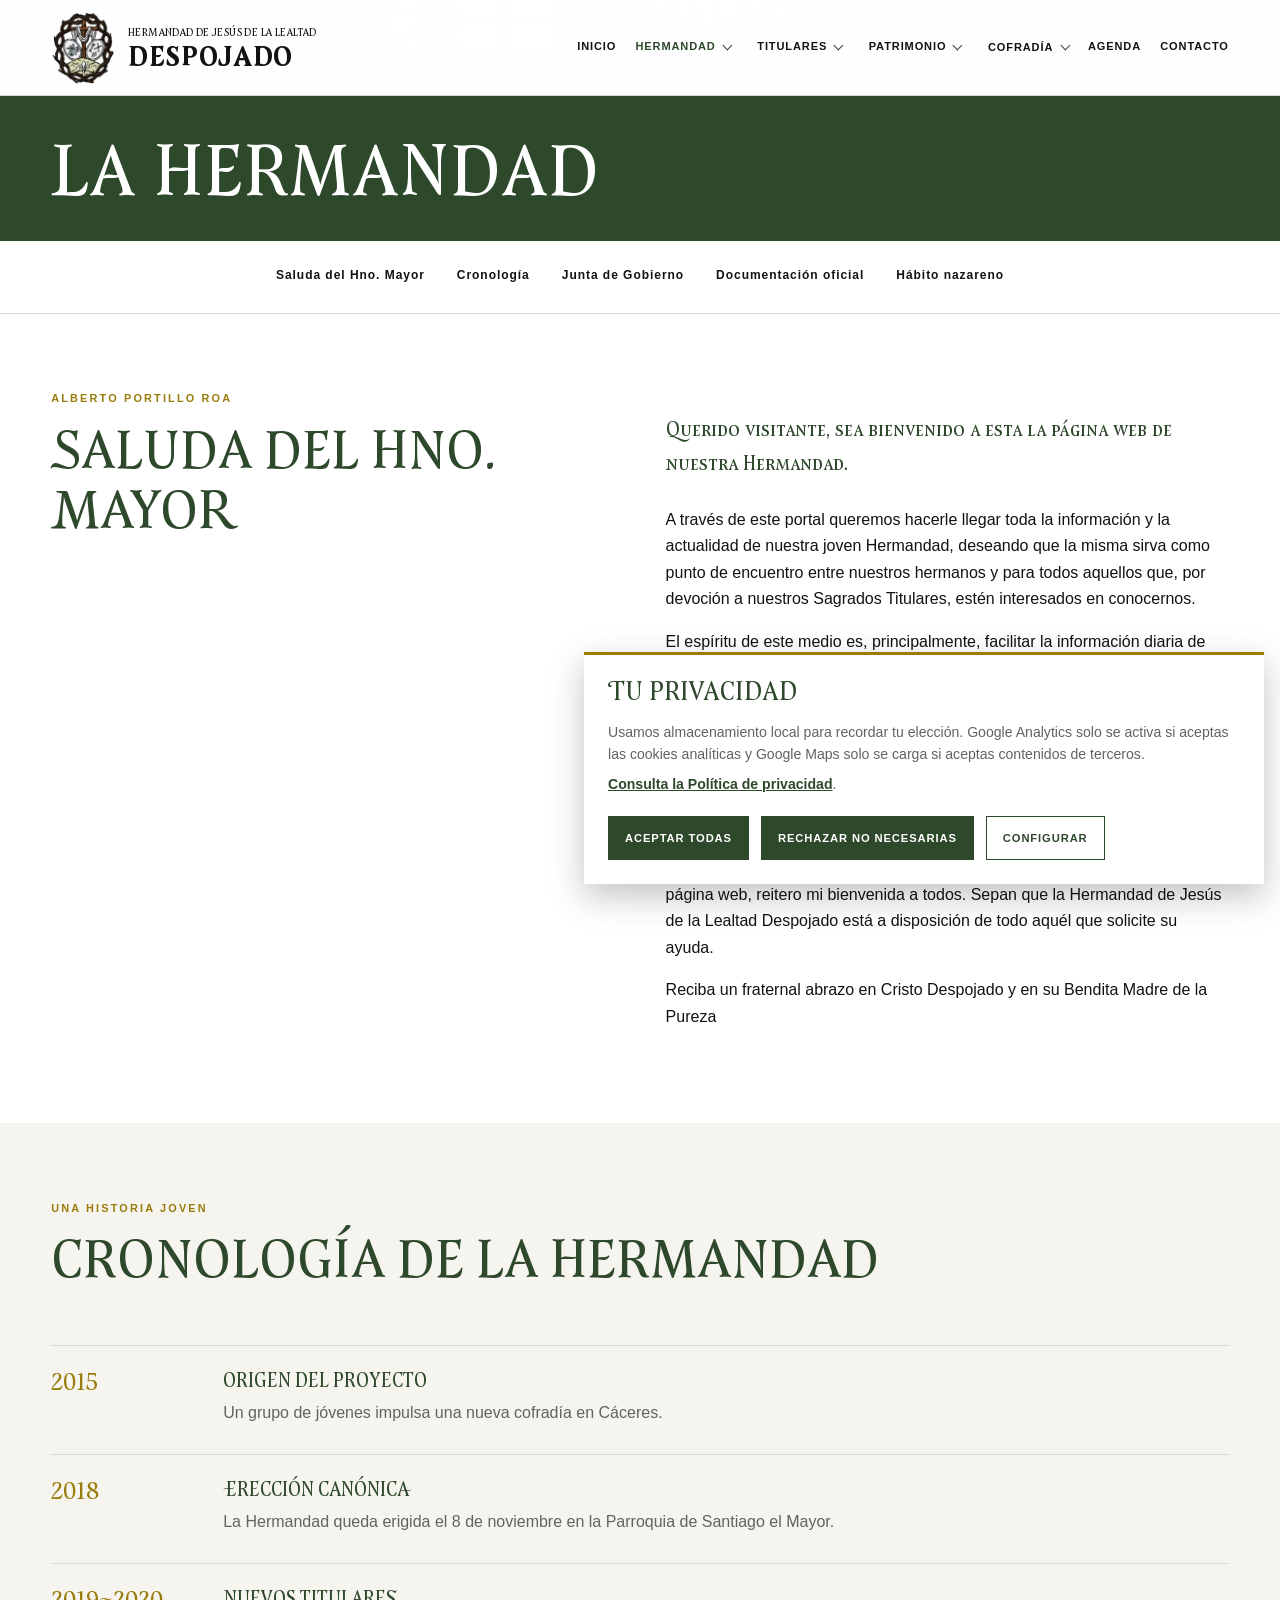
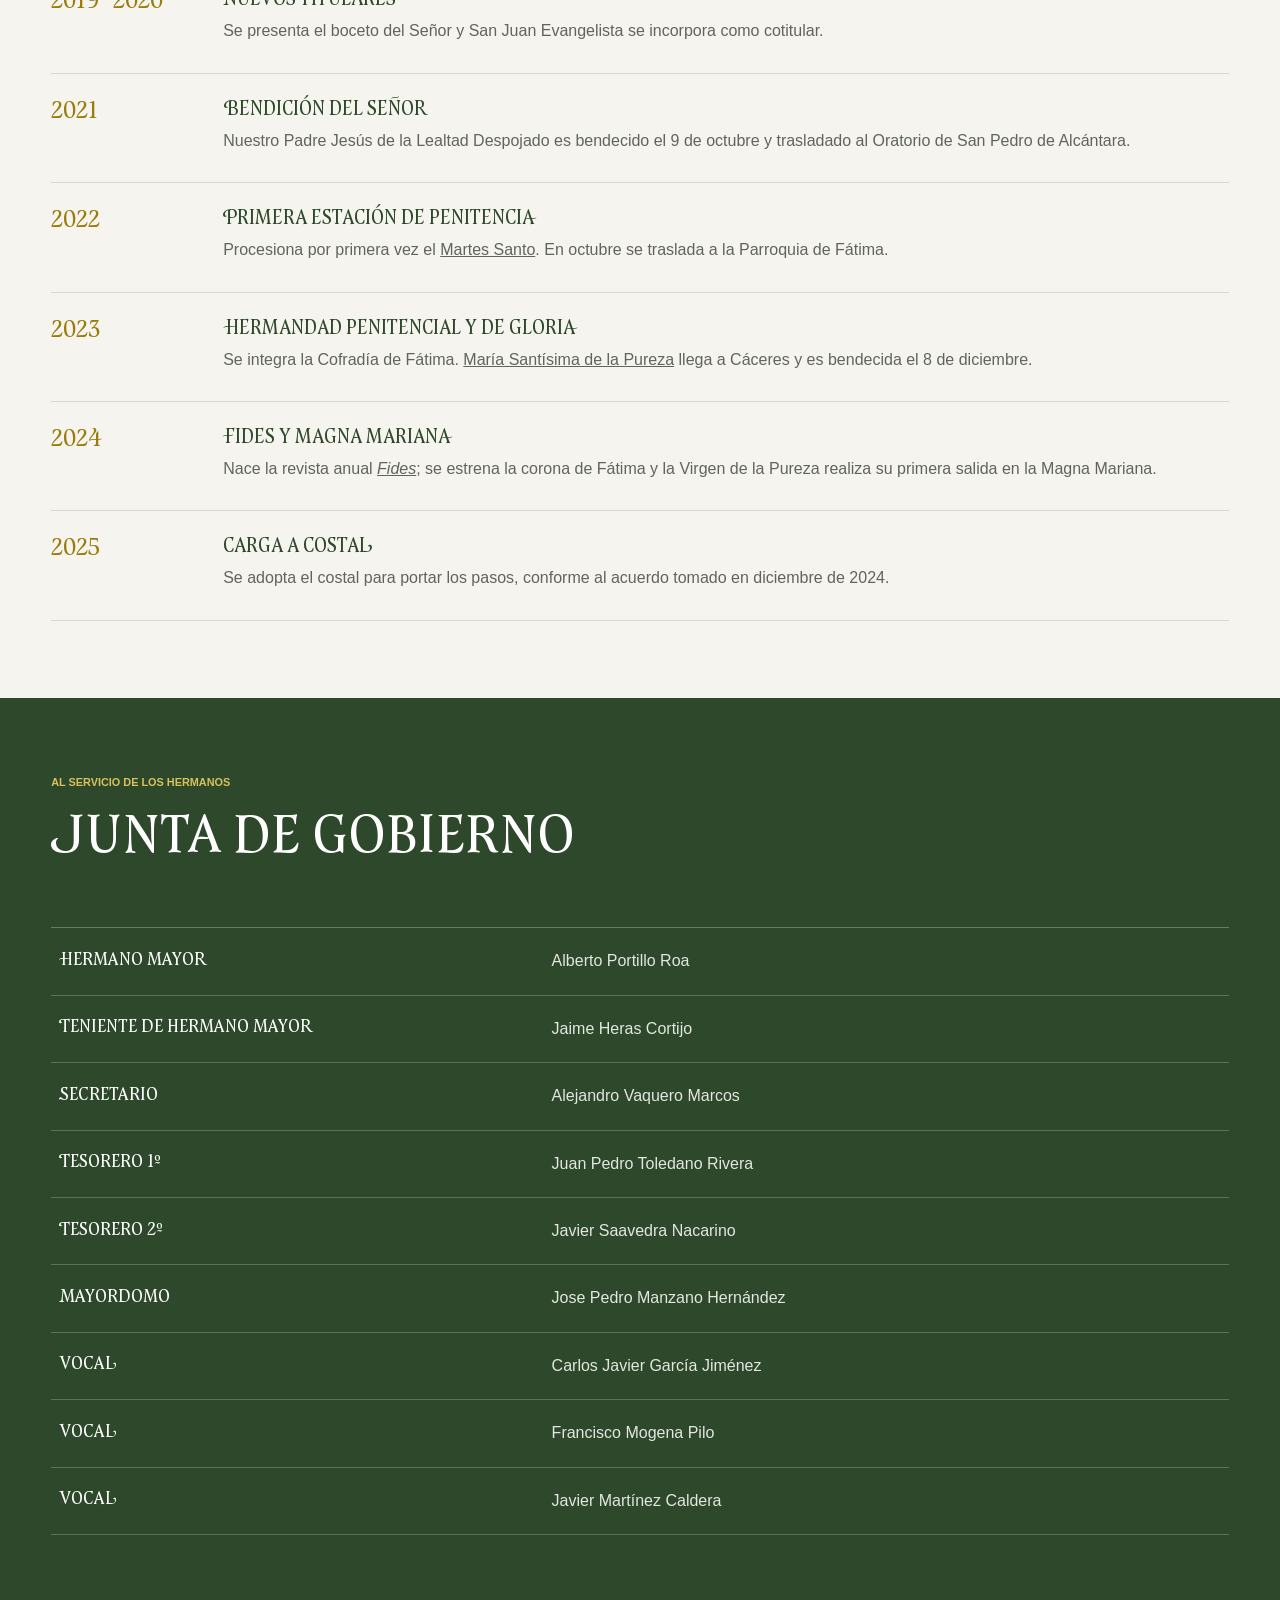
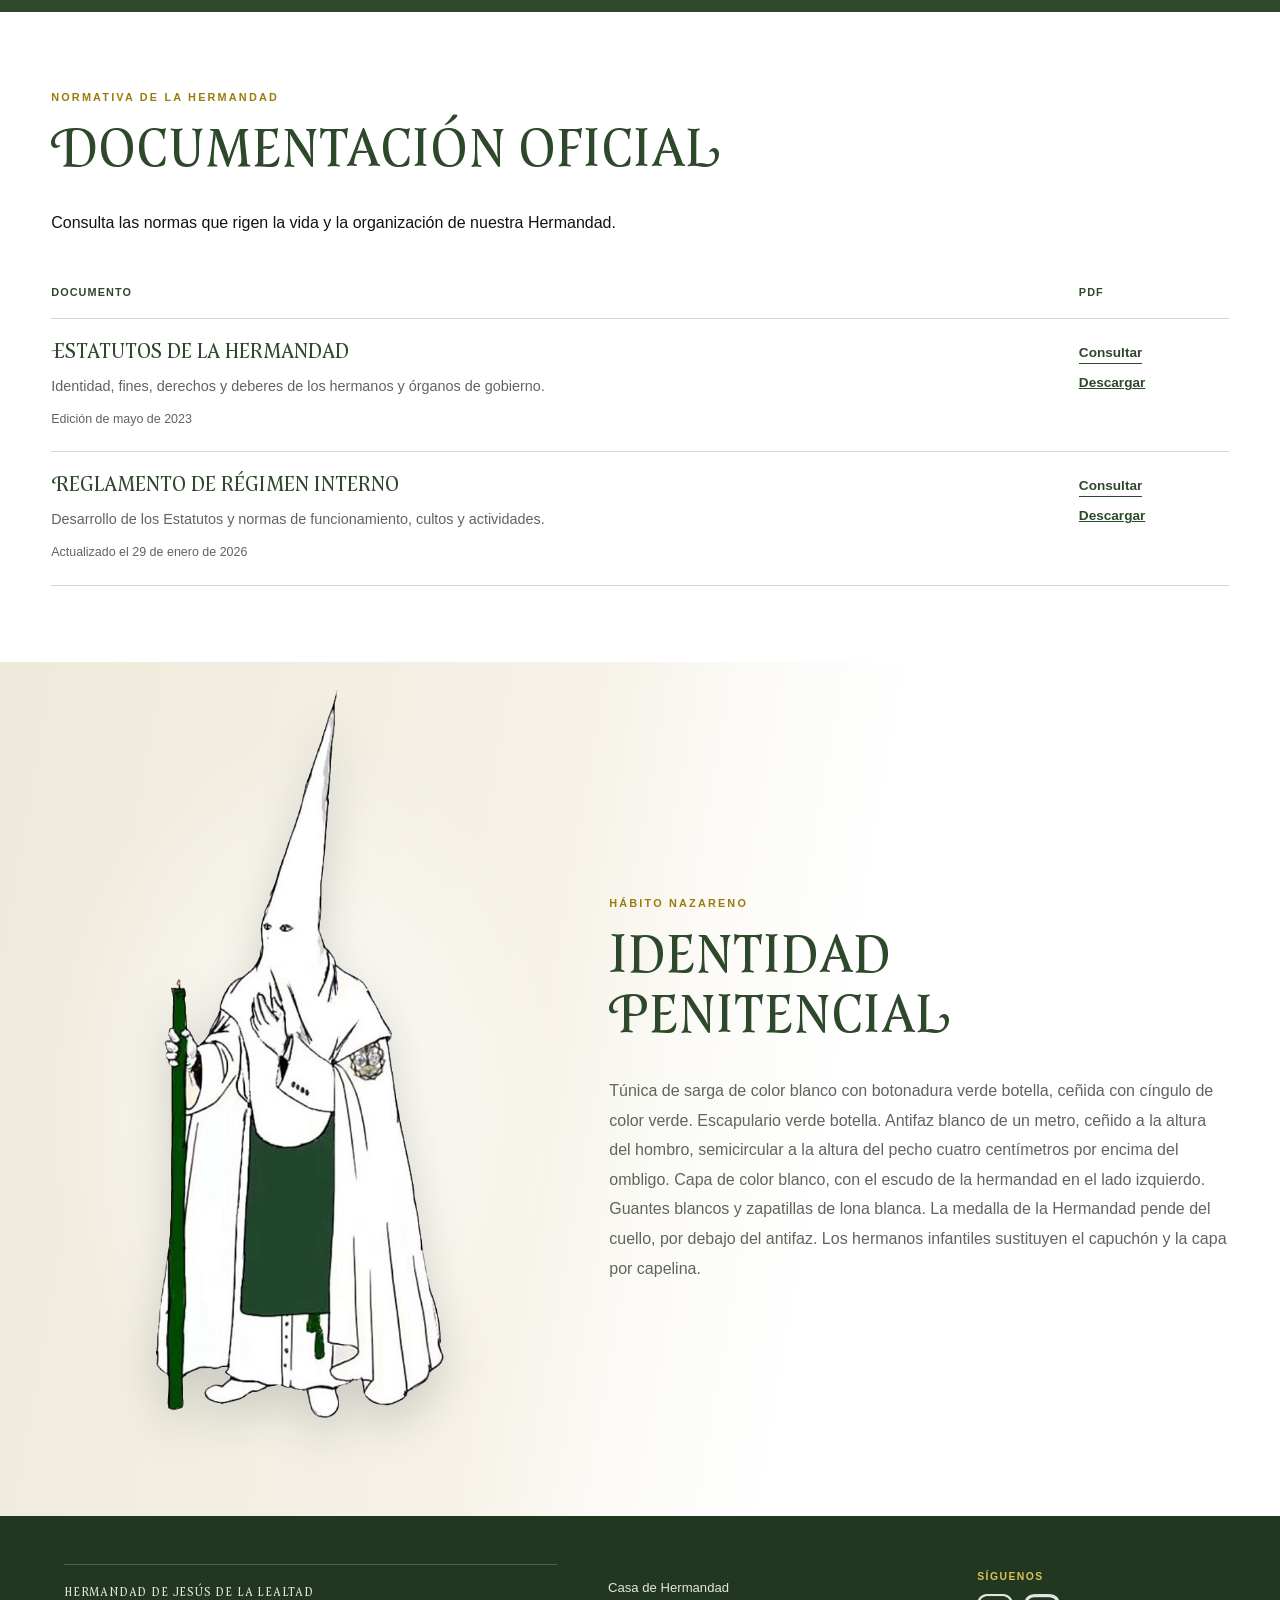
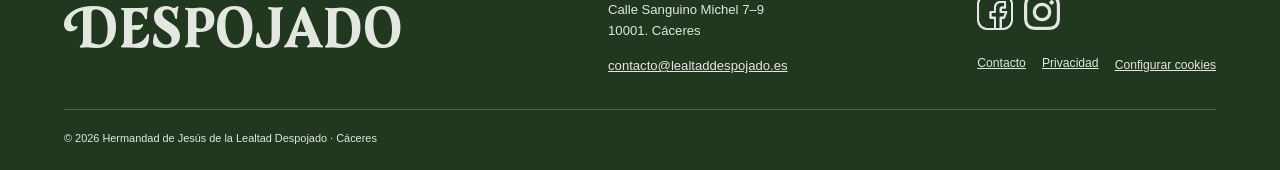
<file: hermandad.html>
<!doctype html>
<html lang="es">
  <head>
    <meta charset="utf-8">
    <meta name="viewport" content="width=device-width,initial-scale=1">
    <link rel="icon" href="assets/images/favicon.ico?v=3" sizes="any">
    <link rel="icon" type="image/png" sizes="32x32" href="assets/images/favicon-32.png?v=3">
    <link rel="apple-touch-icon" sizes="180x180" href="assets/images/apple-touch-icon.png">
    <link rel="manifest" href="site.webmanifest">
    <!-- SEO-TECH-02: metadatos específicos de esta página. -->
    <meta name="theme-color" content="#223720">
    <meta name="robots" content="index,follow,max-image-preview:large,max-snippet:-1,max-video-preview:-1">
    <meta name="description" content="Historia de la Hermandad del Despojado de Cáceres desde 2015: erección canónica, Junta de Gobierno, reglas, fines y hábito nazareno.">
    <link rel="canonical" href="https://www.lealtaddespojado.es/hermandad.html">
    <meta property="og:locale" content="es_ES">
    <meta property="og:type" content="website">
    <meta property="og:site_name" content="Hermandad del Despojado de Cáceres">
    <meta property="og:title" content="Historia de la Hermandad del Despojado de Cáceres">
    <meta property="og:description" content="Cronología, Junta de Gobierno, reglas, fines y hábito de la Hermandad de Jesús de la Lealtad Despojado.">
    <meta property="og:url" content="https://www.lealtaddespojado.es/hermandad.html">
    <meta property="og:image" content="https://www.lealtaddespojado.es/assets/images/titulares-portada.jpg">
    <meta property="og:image:width" content="1280">
    <meta property="og:image:height" content="853">
    <meta property="og:image:alt" content="Titulares de la Hermandad del Despojado de Cáceres">
    <meta name="twitter:card" content="summary_large_image">
    <meta name="twitter:title" content="Historia de la Hermandad del Despojado de Cáceres">
    <meta name="twitter:description" content="Cronología, gobierno, reglas y hábito nazareno de la Hermandad del Despojado.">
    <meta name="twitter:image" content="https://www.lealtaddespojado.es/assets/images/titulares-portada.jpg">
    <meta name="twitter:image:alt" content="Titulares de la Hermandad del Despojado de Cáceres">
    <title>Historia de la Hermandad del Despojado de Cáceres</title>
    <script type="application/ld+json">
      {
        "@context": "https://schema.org",
        "@type": "AboutPage",
        "@id": "https://www.lealtaddespojado.es/hermandad.html#webpage",
        "url": "https://www.lealtaddespojado.es/hermandad.html",
        "name": "Historia de la Hermandad del Despojado de Cáceres",
        "description": "Historia, gobierno, reglas, fines y hábito de la Hermandad del Despojado de Cáceres.",
        "isPartOf": {"@id": "https://www.lealtaddespojado.es/#website"},
        "about": {"@id": "https://www.lealtaddespojado.es/#organization"},
        "primaryImageOfPage": {"@type": "ImageObject", "url": "https://www.lealtaddespojado.es/assets/images/titulares-portada.jpg"},
        "inLanguage": "es-ES"
      }
    </script>
    <link rel="stylesheet" href="assets/styles.css">
    <script src="assets/header.js">
    </script>
    <script src="assets/footer.js">
    </script>
    <script src="assets/cookies.js" defer>
    </script>
  </head>
  <body>
    <!-- CONTENIDOS EDITABLES: la cronología y la Junta se modifican en
    editable/crono.md y editable/junta.md. -->
    <a class="skip" href="#contenido">
      Saltar al contenido
    </a>
    <site-header active="hermandad">
    </site-header>
    <main id="contenido">
      <section class="page-hero">
        <h1>
          La Hermandad
        </h1>
      </section>
      <nav class="subnav" aria-label="Contenido de la página">
        <a href="#saluda">
          Saluda del Hno. Mayor
        </a>
        <a href="#cronologia">
          Cronología
        </a>
        <a href="#junta">
          Junta de Gobierno
        </a>
        <a href="#documentacion-oficial">
          Documentación oficial
        </a>
        <a href="#habito">
          Hábito nazareno
        </a>
      </nav>
      <!-- ZONA EDITABLE 1: HISTORIA Y FUNDACIÓN -->
      <section class="content-section split" id="saluda">
        <div>
          <p class="eyebrow">
            Alberto Portillo Roa
          </p>
          <h2>
            Saluda del Hno. Mayor
          </h2>
        </div>
        <div>
          <p class="lead">
            Querido visitante, sea bienvenido a esta la página web de nuestra Hermandad.
          </p>
          <p>
            A través de este portal queremos hacerle llegar toda la información y la actualidad de nuestra joven Hermandad, deseando que la misma sirva como punto de encuentro entre nuestros hermanos y para todos aquellos que, por devoción a nuestros Sagrados Titulares, estén interesados en conocernos.
          </p>
          <p>
El espíritu de este medio es, principalmente, facilitar la información diaria de nuestra corporación a todos aquellos hermanos que se encuentran lejos de nuestra ciudad, haciendo uso de la facultad que las nuevas tecnologías tienen para acercarnos aún estando en la distancia. A través de esta página los hermanos podréis realizar todo tipo de gestiones, así como encontrar toda la información relativa a nuestra Hermandad, desde su historia hasta su patrimonio, pasando por la labor que realizamos al servicio de la Iglesia en general y de nuestra propia Parroquia de Fátima en particular.
          </p>
          <p>
Por todo ello, y por cualquiera que fuere el interés por el que se llegue a esta página web, reitero mi bienvenida a todos. Sepan que la Hermandad de Jesús de la Lealtad Despojado está a disposición de todo aquél que solicite su ayuda.
          </p>
          <p>
Reciba un fraternal abrazo en Cristo Despojado y en su Bendita Madre de la Pureza
          </p>
        </div>
      </section>
      <!-- CONTENIDO AUTOMÁTICO: editar únicamente editable/crono.md. -->
      <section class="content-section tinted" id="cronologia">
        <p class="eyebrow">
          Una historia joven
        </p>
        <h2>
          Cronología de la Hermandad
        </h2>
        <ol class="timeline">
          <!-- CRONOLOGIA-ESTATICA-INICIO -->
          <li>
            <time>
              2015
            </time>
            <div>
              <h3>
                Origen del proyecto
              </h3>
              <p>
                Un grupo de jóvenes impulsa una nueva cofradía en Cáceres.
              </p>
            </div>
          </li>
          <li>
            <time>
              2018
            </time>
            <div>
              <h3>
                Erección canónica
              </h3>
              <p>
                La Hermandad queda erigida el 8 de noviembre en la Parroquia de Santiago el Mayor.
              </p>
            </div>
          </li>
          <li>
            <time>
              2019–2020
            </time>
            <div>
              <h3>
                Nuevos titulares
              </h3>
              <p>
                Se presenta el boceto del Señor y San Juan Evangelista se incorpora como cotitular.
              </p>
            </div>
          </li>
          <li>
            <time>
              2021
            </time>
            <div>
              <h3>
                Bendición del Señor
              </h3>
              <p>
                Nuestro Padre Jesús de la Lealtad Despojado es bendecido el 9 de octubre y trasladado al Oratorio de San Pedro de Alcántara.
              </p>
            </div>
          </li>
          <li>
            <time>
              2022
            </time>
            <div>
              <h3>
                Primera estación de penitencia
              </h3>
              <p>
                Procesiona por primera vez el <a href="martes-santo.html">Martes Santo</a>. En octubre se traslada a la Parroquia de Fátima.
              </p>
            </div>
          </li>
          <li>
            <time>
              2023
            </time>
            <div>
              <h3>
                Hermandad penitencial y de gloria
              </h3>
              <p>
                Se integra la Cofradía de Fátima. <a href="titulares.html#pureza">María Santísima de la Pureza</a> llega a Cáceres y es bendecida el 8 de diciembre.
              </p>
            </div>
          </li>
          <li>
            <time>
              2024
            </time>
            <div>
              <h3>
                Fides y Magna Mariana
              </h3>
              <p>
                Nace la revista anual <a href="patrimonio.html#literatura"><em>Fides</em></a>; se estrena la corona de Fátima y la Virgen de la Pureza realiza su primera salida en la Magna Mariana.
              </p>
            </div>
          </li>
          <li>
            <time>
              2025
            </time>
            <div>
              <h3>
                Carga a costal
              </h3>
              <p>
                Se adopta el costal para portar los pasos, conforme al acuerdo tomado en diciembre de 2024.
              </p>
            </div>
          </li>
          <!-- CRONOLOGIA-ESTATICA-FIN -->
        </ol>
      </section>
      <!-- CONTENIDO AUTOMÁTICO: editar únicamente editable/junta.md. -->
      <section class="content-section dark" id="junta">
        <p class="eyebrow">
          Junta de Gobierno
        </p>
        <h2>
          Al servicio de los hermanos
        </h2>
        <div class="government-list">
          <!-- JUNTA-ESTATICA-INICIO -->
          <article>
            <h3>
              Hermano Mayor
            </h3>
            <p>
              Alberto Portillo Roa
            </p>
          </article>
          <article>
            <h3>
              Teniente de Hermano Mayor
            </h3>
            <p>
              Jaime Heras Cortijo
            </p>
          </article>
          <article>
            <h3>
              Secretario
            </h3>
            <p>
              Alejandro Vaquero Marcos
            </p>
          </article>
          <article>
            <h3>
              Tesorero 1º
            </h3>
            <p>
              Juan Pedro Toledano Rivera
            </p>
          </article>
          <article>
            <h3>
              Tesorero 2º
            </h3>
            <p>
              Javier Saavedra Nacarino
            </p>
          </article>
          <article>
            <h3>
              Mayordomo
            </h3>
            <p>
              Jose Pedro Manzano Hernández
            </p>
          </article>
          <article>
            <h3>
              Vocal
            </h3>
            <p>
              Carlos Javier García Jiménez
            </p>
          </article>
          <article>
            <h3>
              Vocal
            </h3>
            <p>
              Francisco Mogena Pilo
            </p>
          </article>
          <article>
            <h3>
              Vocal
            </h3>
            <p>
              Javier Martínez Caldera
            </p>
          </article>
          <!-- JUNTA-ESTATICA-FIN -->
        </div>
      </section>
      <!-- ZONA EDITABLE: DOCUMENTACIÓN OFICIAL.
      Añadir una fila por documento y conservar las versiones anteriores.
      Antes de sustituir un PDF, confirmar su aprobación y vigencia; ver
      editable/DOCUMENTACION-OFICIAL.md. -->
      <section class="content-section" id="documentacion-oficial" aria-labelledby="documentacion-oficial-titulo">
        <p class="eyebrow">
          Normativa de la Hermandad
        </p>
        <h2 id="documentacion-oficial-titulo">
          Documentación oficial
        </h2>
        <p>
          Consulta las normas que rigen la vida y la organización de nuestra Hermandad.
        </p>
        <table class="literary-table official-documents">
          <thead>
            <tr>
              <th scope="col">Documento</th>
              <th scope="col">PDF</th>
            </tr>
          </thead>
          <tbody>
            <tr>
              <td>
                <h3>Estatutos de la Hermandad</h3>
                <p>Identidad, fines, derechos y deberes de los hermanos y órganos de gobierno.</p>
                <small>Edición de mayo de 2023</small>
              </td>
              <td>
                <button class="fides-read-button" type="button"
                  data-revista-config="documentos/normativa/estatutos-2023-05/documento.json"
                  data-revista-title="Estatutos de la Hermandad"
                  data-revista-page-count="13"
                  data-revista-width="1241" data-revista-height="1754"
                  data-revista-pdf="../estatutos-2023-05.pdf"
                  aria-label="Consultar Estatutos de la Hermandad en el visor">Consultar</button>
                <a href="documentos/normativa/estatutos-2023-05.pdf" download aria-label="Descargar los Estatutos de la Hermandad en PDF">Descargar</a>
              </td>
            </tr>
            <tr>
              <td>
                <h3>Reglamento de Régimen Interno</h3>
                <p>Desarrollo de los Estatutos y normas de funcionamiento, cultos y actividades.</p>
                <small>Actualizado el 29 de enero de 2026</small>
              </td>
              <td>
                <button class="fides-read-button" type="button"
                  data-revista-config="documentos/normativa/reglamento-2026-01-29/documento.json"
                  data-revista-title="Reglamento de Régimen Interno"
                  data-revista-page-count="41"
                  data-revista-width="1241" data-revista-height="1754"
                  data-revista-pdf="../reglamento-regimen-interno-2026-01-29.pdf"
                  aria-label="Consultar Reglamento de Régimen Interno en el visor">Consultar</button>
                <a href="documentos/normativa/reglamento-regimen-interno-2026-01-29.pdf" download aria-label="Descargar el Reglamento de Régimen Interno en PDF">Descargar</a>
              </td>
            </tr>
          </tbody>
        </table>
      </section>
      <!-- ZONA EDITABLE 4: DESCRIPCIÓN Y FOTO DEL HÁBITO -->
      <section class="content-section tinted split" id="habito">
        <figure class="habit-figure">
          <img src="assets/images/habito-nazareno.png" width="500" height="1102" alt="Ilustración del hábito nazareno de la Hermandad de Jesús de la Lealtad Despojado" loading="lazy" decoding="async">
        </figure>
        <div class="habit-copy">
          <p class="eyebrow">
            Hábito nazareno
          </p>
          <h2>
            Identidad penitencial
          </h2>
          <p>
            Túnica de sarga de color blanco con botonadura verde botella, ceñida con cíngulo de color verde. Escapulario verde botella. Antifaz blanco de un metro, ceñido a la altura del hombro, semicircular a la altura del pecho cuatro centímetros por encima del ombligo. Capa de color blanco, con el escudo de la hermandad en el lado izquierdo. Guantes blancos y zapatillas de lona blanca. La medalla de la Hermandad pende del cuello, por debajo del antifaz. Los hermanos infantiles sustituyen el capuchón y la capa por capelina.
          </p>
        </div>
      </section>
    </main>
    <site-footer>
    </site-footer>
    <div class="reader-modal" id="reader-modal" hidden>
      <div class="reader-modal__backdrop" data-reader-close>
      </div>
      <section class="reader-dialog" role="dialog" aria-modal="true" aria-labelledby="reader-title" aria-describedby="reader-help" tabindex="-1">
        <header class="reader-dialog__header">
          <div>
            <p class="reader-dialog__eyebrow">
              Documentación oficial
            </p>
            <h2 id="reader-title">
              Documentación oficial
            </h2>
          </div>
          <div class="reader-dialog__actions">
            <a class="reader-action reader-pdf" href="#" target="_blank" rel="noopener" hidden>
              Abrir PDF
            </a>
            <button class="reader-action" type="button" data-reader-fullscreen aria-label="Ver el lector a pantalla completa">
              Pantalla completa
            </button>
            <button class="reader-action reader-close" type="button" data-reader-close aria-label="Cerrar el lector">
              Cerrar
            </button>
          </div>
        </header>
        <div class="reader-dialog__body" aria-busy="false">
          <p class="reader-help" id="reader-help">Pasa las páginas con los controles o desliza sobre el documento.</p>
          <div class="reader-stage">
            <div class="reader-book" id="reader-book" aria-label="Lector del documento">
            </div>
            <p class="reader-message" role="status" aria-live="polite">
            </p>
          </div>
        </div>
        <footer class="reader-toolbar">
          <button class="reader-page-button" type="button" data-reader-prev aria-label="Página anterior">
            Anterior
          </button>
          <div class="reader-toolbar__center">
            <p class="reader-counter" aria-live="polite">
              Página <strong data-reader-current>0</strong> de <strong data-reader-total>0</strong>
            </p>
            <div class="reader-zoom" role="group" aria-label="Zoom del documento">
              <button type="button" data-reader-zoom-out aria-label="Alejar">
                −
              </button>
              <output data-reader-zoom-value aria-live="polite">
                100%
              </output>
              <button type="button" data-reader-zoom-in aria-label="Acercar">
                +
              </button>
              <button class="reader-zoom__reset" type="button" data-reader-zoom-reset>
                Ajustar
              </button>
            </div>
          </div>
          <button class="reader-page-button" type="button" data-reader-next aria-label="Página siguiente">
            Siguiente
          </button>
        </footer>
      </section>
    </div>
    <script src="assets/js/revistas.js">
    </script>
    <script src="assets/script.js">
    </script>
  </body>
</html>
</file>
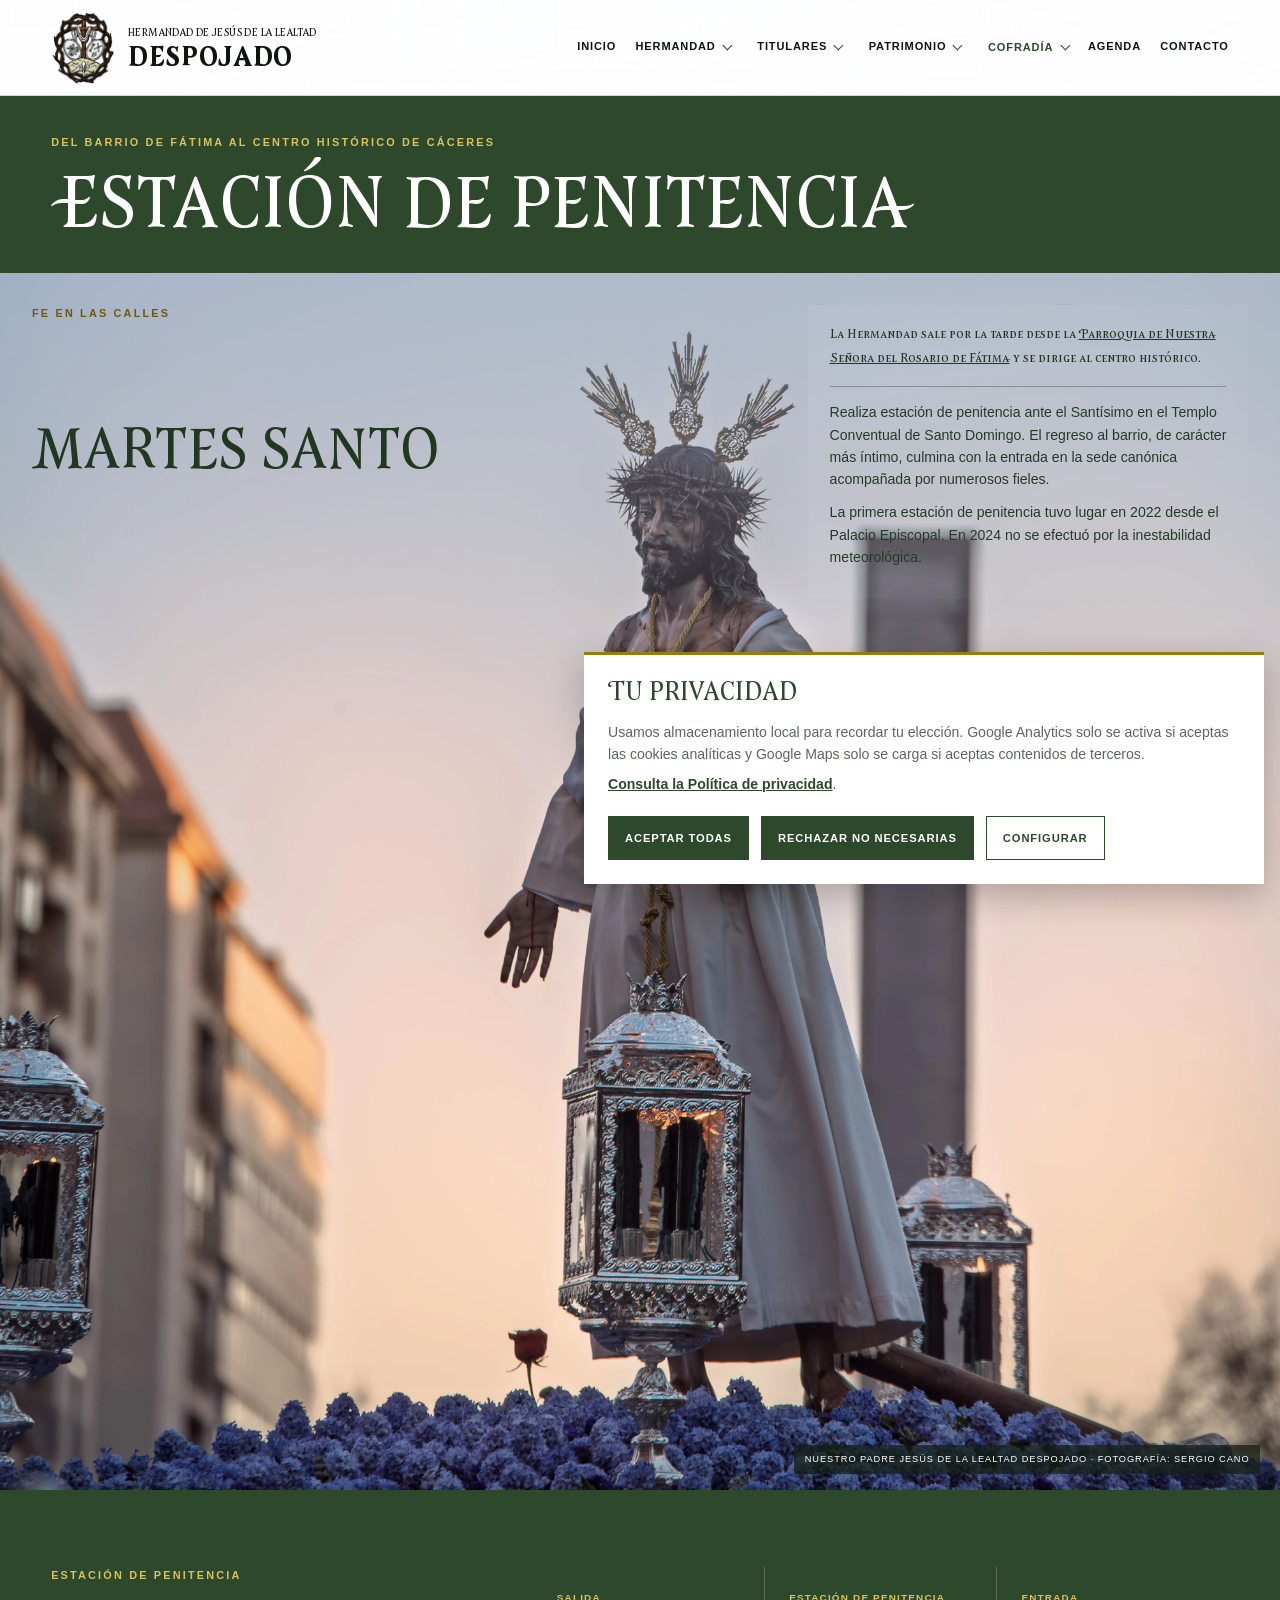
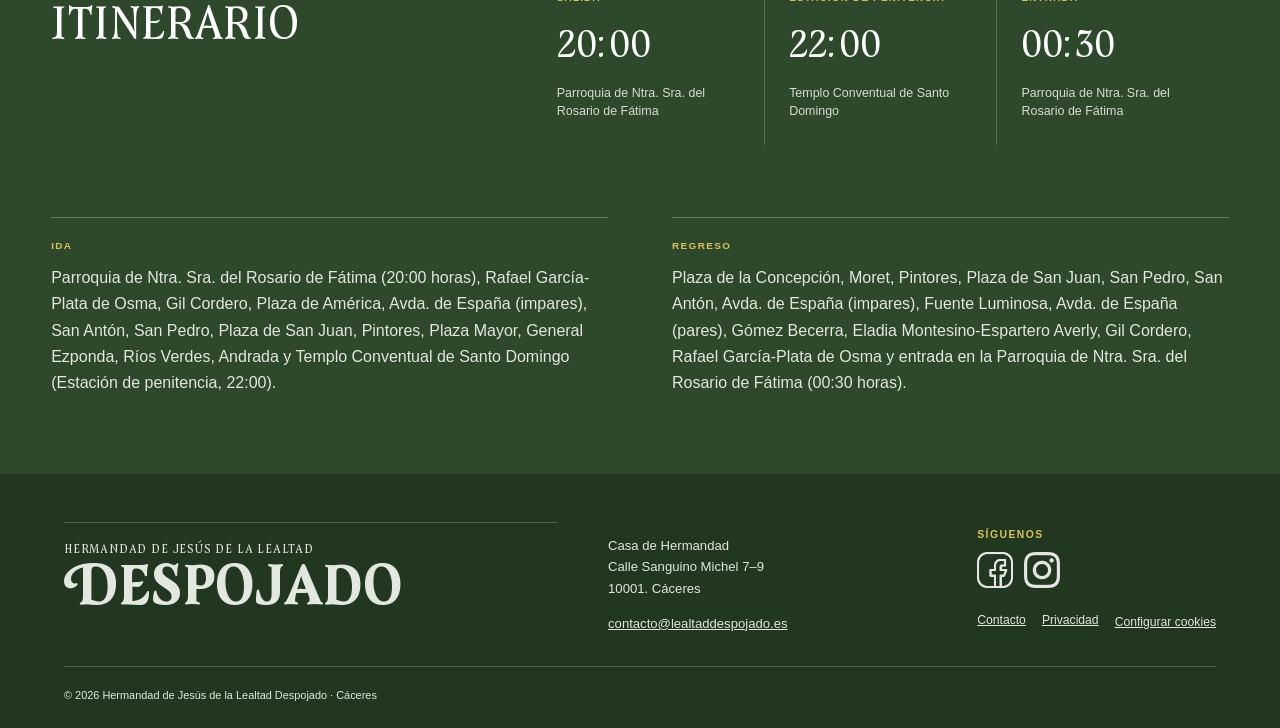
<file: martes-santo.html>
<!doctype html>
<html lang="es">
  <head>
    <meta charset="utf-8">
    <meta name="viewport" content="width=device-width,initial-scale=1">
    <link rel="icon" href="assets/images/favicon.ico?v=3" sizes="any">
    <link rel="icon" type="image/png" sizes="32x32" href="assets/images/favicon-32.png?v=3">
    <link rel="apple-touch-icon" sizes="180x180" href="assets/images/apple-touch-icon.png">
    <link rel="manifest" href="site.webmanifest">
    <!-- SEO-TECH-02: metadatos específicos de esta página. -->
    <meta name="theme-color" content="#223720">
    <meta name="robots" content="index,follow,max-image-preview:large,max-snippet:-1,max-video-preview:-1">
    <meta name="description" content="Procesión de Jesús de la Lealtad Despojado el Martes Santo en Cáceres: estación de penitencia desde la Parroquia de Fátima, recorrido y horarios.">
    <link rel="canonical" href="https://www.lealtaddespojado.es/martes-santo.html">
    <meta property="og:locale" content="es_ES">
    <meta property="og:type" content="website">
    <meta property="og:site_name" content="Hermandad del Despojado de Cáceres">
    <meta property="og:title" content="Procesión del Despojado de Cáceres | Martes Santo">
    <meta property="og:description" content="Estación de penitencia de Jesús de la Lealtad Despojado desde el barrio de Fátima al centro histórico de Cáceres.">
    <meta property="og:url" content="https://www.lealtaddespojado.es/martes-santo.html">
    <meta property="og:image" content="https://www.lealtaddespojado.es/assets/images/martes-santo-jesus-despojado.jpg">
    <meta property="og:image:width" content="4016">
    <meta property="og:image:height" content="5020">
    <meta property="og:image:alt" content="Jesús de la Lealtad Despojado durante su estación de penitencia en Cáceres">
    <meta name="twitter:card" content="summary_large_image">
    <meta name="twitter:title" content="Procesión del Despojado de Cáceres | Martes Santo">
    <meta name="twitter:description" content="Recorrido y horarios de la estación de penitencia de Jesús de la Lealtad Despojado.">
    <meta name="twitter:image" content="https://www.lealtaddespojado.es/assets/images/martes-santo-jesus-despojado.jpg">
    <meta name="twitter:image:alt" content="Jesús de la Lealtad Despojado durante su estación de penitencia en Cáceres">
    <title>Procesión del Despojado de Cáceres | Martes Santo</title>
    <script type="application/ld+json">
      {
        "@context": "https://schema.org",
        "@type": "WebPage",
        "@id": "https://www.lealtaddespojado.es/martes-santo.html#webpage",
        "url": "https://www.lealtaddespojado.es/martes-santo.html",
        "name": "Procesión del Despojado de Cáceres | Martes Santo",
        "description": "Estación de penitencia, recorrido y horarios de Jesús de la Lealtad Despojado el Martes Santo en Cáceres.",
        "isPartOf": {"@id": "https://www.lealtaddespojado.es/#website"},
        "about": {"@id": "https://www.lealtaddespojado.es/#organization"},
        "primaryImageOfPage": {"@type": "ImageObject", "url": "https://www.lealtaddespojado.es/assets/images/martes-santo-jesus-despojado.jpg", "width": 4016, "height": 5020},
        "inLanguage": "es-ES"
      }
    </script>
    <link rel="stylesheet" href="assets/styles.css?v=20260803-12">
    <script src="assets/header.js">
    </script>
    <script src="assets/footer.js">
    </script>
    <script src="assets/cookies.js" defer>
    </script>
  </head>
  <body>
    <a class="skip" href="#contenido">
      Saltar al contenido
    </a>
    <site-header active="cofradia">
    </site-header>
    <main class="procession-page" id="contenido">
      <section class="page-hero">
        <p class="eyebrow light">
          Del barrio de Fátima al centro histórico de Cáceres
        </p>
        <h1>
          Estación de penitencia
        </h1>
      </section>
      <section class="content-section procession-intro" id="estacion">
        <figure class="procession-intro__photo">
          <!-- SEO-PERF-01: versión WebP sin cambio de encuadre; no se difiere por ser candidata a LCP. -->
          <div class="procession-intro__image">
            <img src="assets/images/martes-santo-jesus-despojado.webp" width="4016" height="5020" alt="Nuestro Padre Jesús de la Lealtad Despojado durante la estación de penitencia, con una cruz al fondo" fetchpriority="high" decoding="async">
          </div>
          <div class="procession-intro__copy">
            <p class="eyebrow">
              Fe en las calles
            </p>
            <h2>
              Martes Santo
            </h2>
            <div class="procession-intro__details">
              <p class="lead">
                La Hermandad sale por la tarde desde la <a href="contacto.html">Parroquia de Nuestra Señora del Rosario de Fátima</a> y se dirige al centro histórico.
              </p>
              <p>
                Realiza estación de penitencia ante el Santísimo en el Templo Conventual de Santo Domingo. El regreso al barrio, de carácter más íntimo, culmina con la entrada en la sede canónica acompañada por numerosos fieles.
              </p>
              <p>
                La primera estación de penitencia tuvo lugar en 2022 desde el Palacio Episcopal. En 2024 no se efectuó por la inestabilidad meteorológica.
              </p>
            </div>
          </div>
          <figcaption>
            Nuestro Padre Jesús de la Lealtad Despojado · Fotografía: Sergio Cano
          </figcaption>
        </figure>
      </section>
      <section class="content-section dark itinerary-section" id="itinerario">
        <div class="itinerary-heading">
          <p class="eyebrow light">
            Estación de penitencia
          </p>
          <h2>
            Itinerario
          </h2>
        </div>
        <div class="itinerary-content">
          <div class="itinerary-times" aria-label="Horarios principales">
            <article>
              <span>
                Salida
              </span>
              <strong>
                20:00
              </strong>
              <p>
                Parroquia de Ntra. Sra. del Rosario de Fátima
              </p>
            </article>
            <article>
              <span>
                Estación de penitencia
              </span>
              <strong>
                22:00
              </strong>
              <p>
                Templo Conventual de Santo Domingo
              </p>
            </article>
            <article>
              <span>
                Entrada
              </span>
              <strong>
                00:30
              </strong>
              <p>
                Parroquia de Ntra. Sra. del Rosario de Fátima
              </p>
            </article>
          </div>
          <div class="route">
            <p>
              <b>
                Ida
              </b>
              Parroquia de Ntra. Sra. del Rosario de Fátima (20:00 horas), Rafael García-Plata de Osma, Gil Cordero, Plaza de América, Avda. de España (impares), San Antón, San Pedro, Plaza de San Juan, Pintores, Plaza Mayor, General Ezponda, Ríos Verdes, Andrada y Templo Conventual de Santo Domingo (Estación de penitencia, 22:00).
            </p>
            <p>
              <b>
                Regreso
              </b>
              Plaza de la Concepción, Moret, Pintores, Plaza de San Juan, San Pedro, San Antón, Avda. de España (impares), Fuente Luminosa, Avda. de España (pares), Gómez Becerra, Eladia Montesino-Espartero Averly, Gil Cordero, Rafael García-Plata de Osma y entrada en la Parroquia de Ntra. Sra. del Rosario de Fátima (00:30 horas).
            </p>
          </div>
        </div>
      </section>
    </main>
    <site-footer>
    </site-footer>
    <script src="assets/script.js">
    </script>
  </body>
</html>
</file>
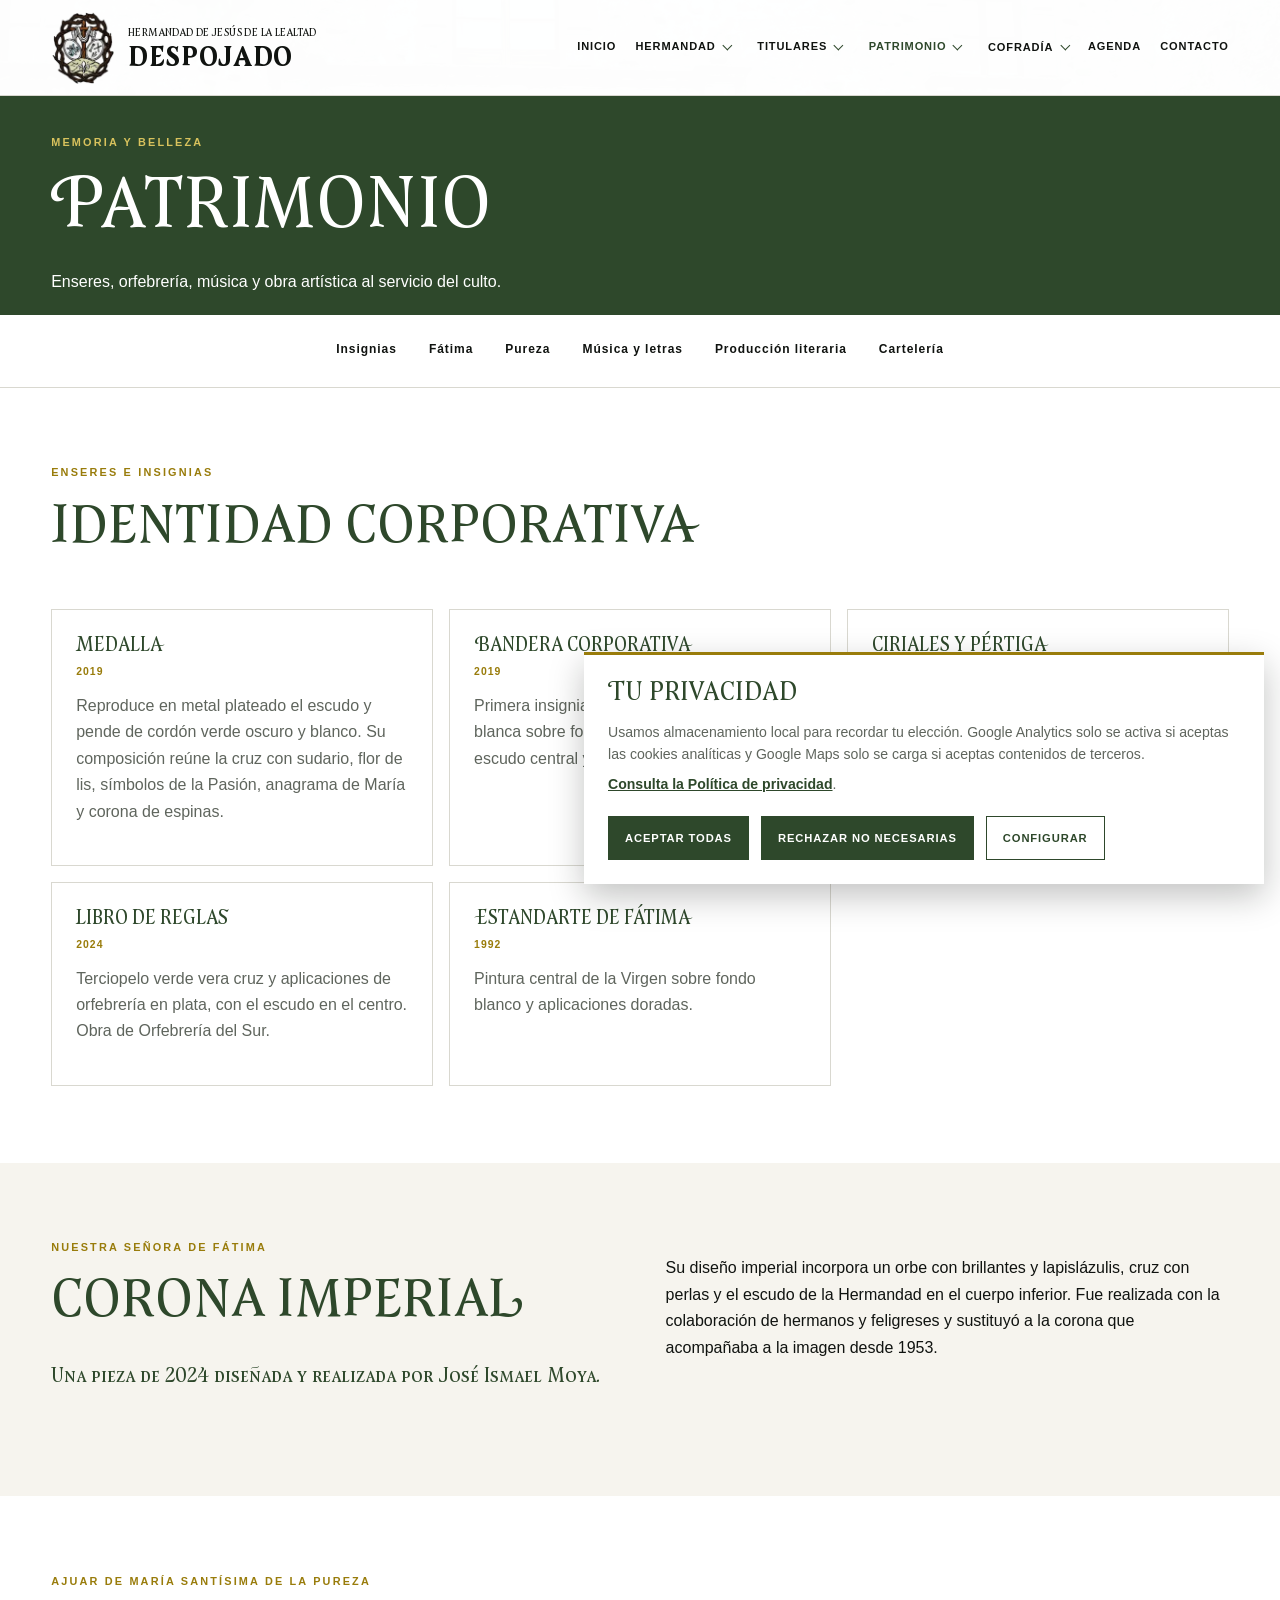
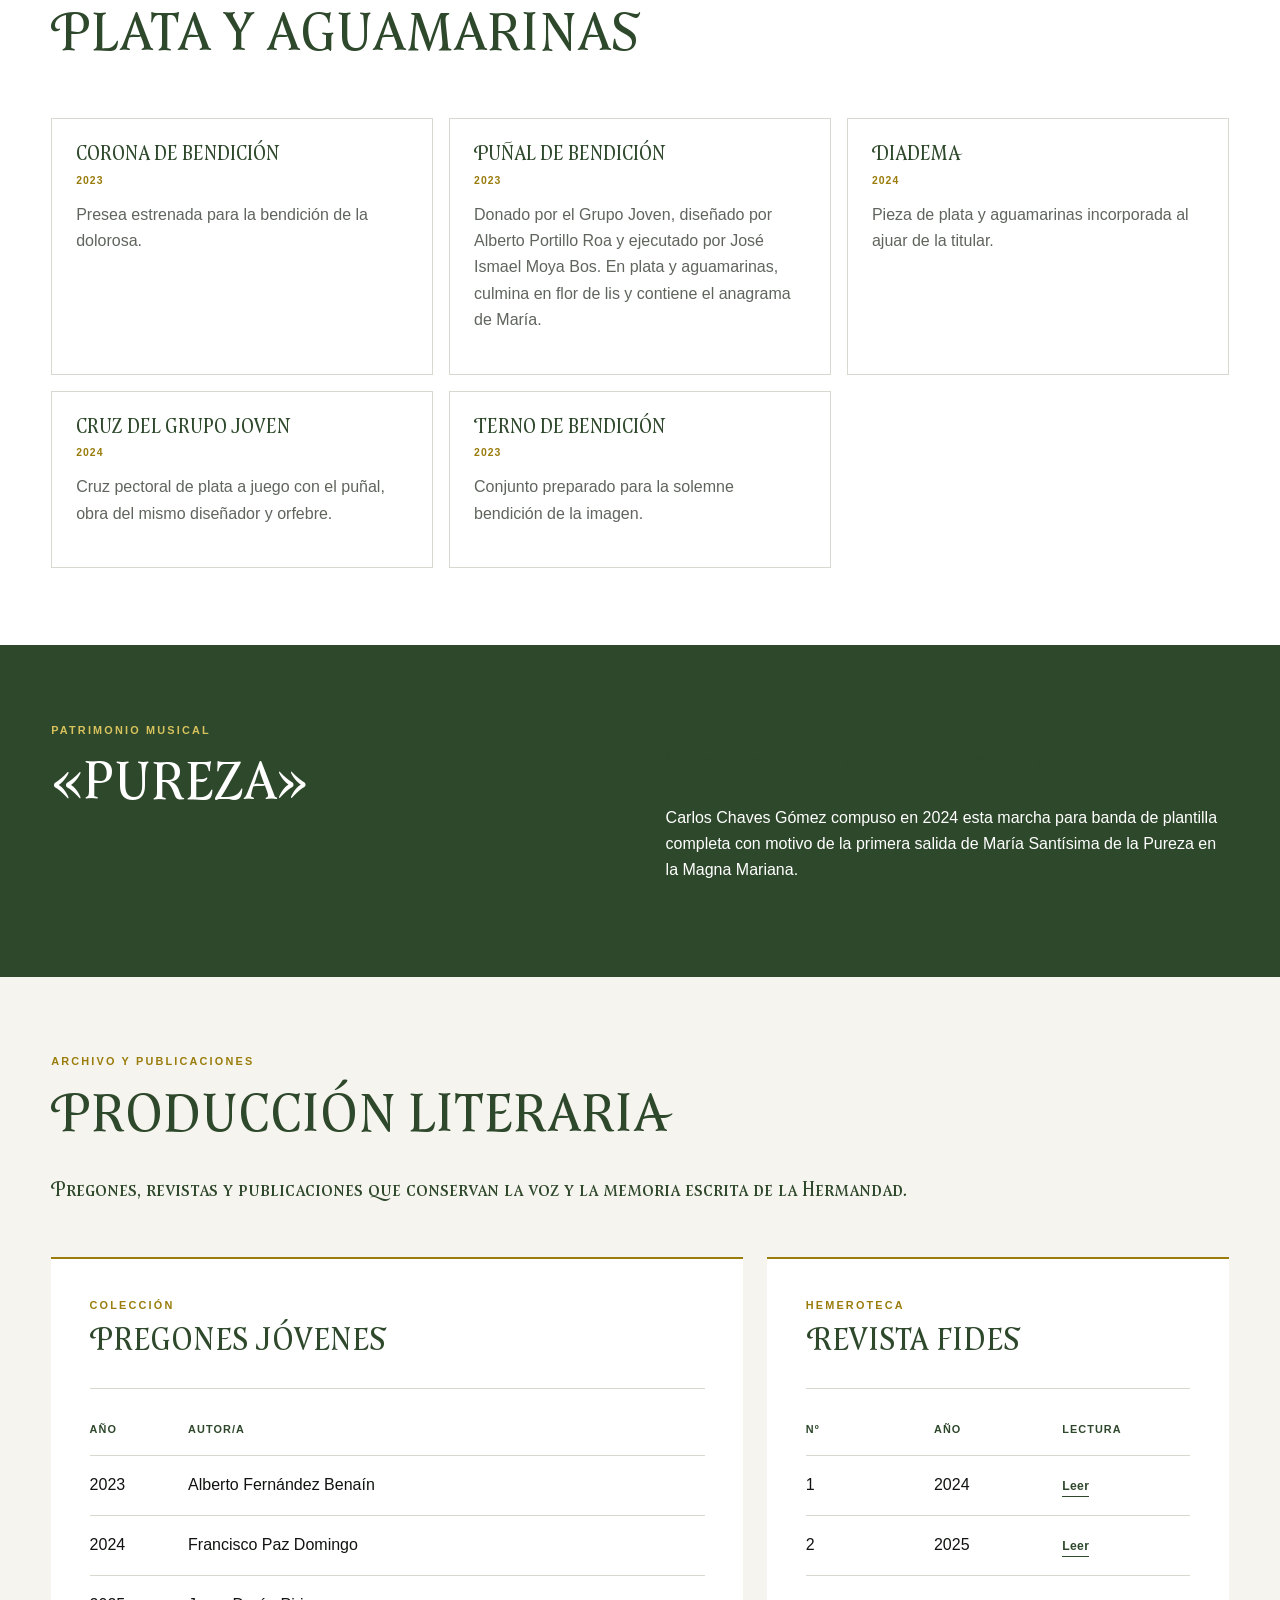
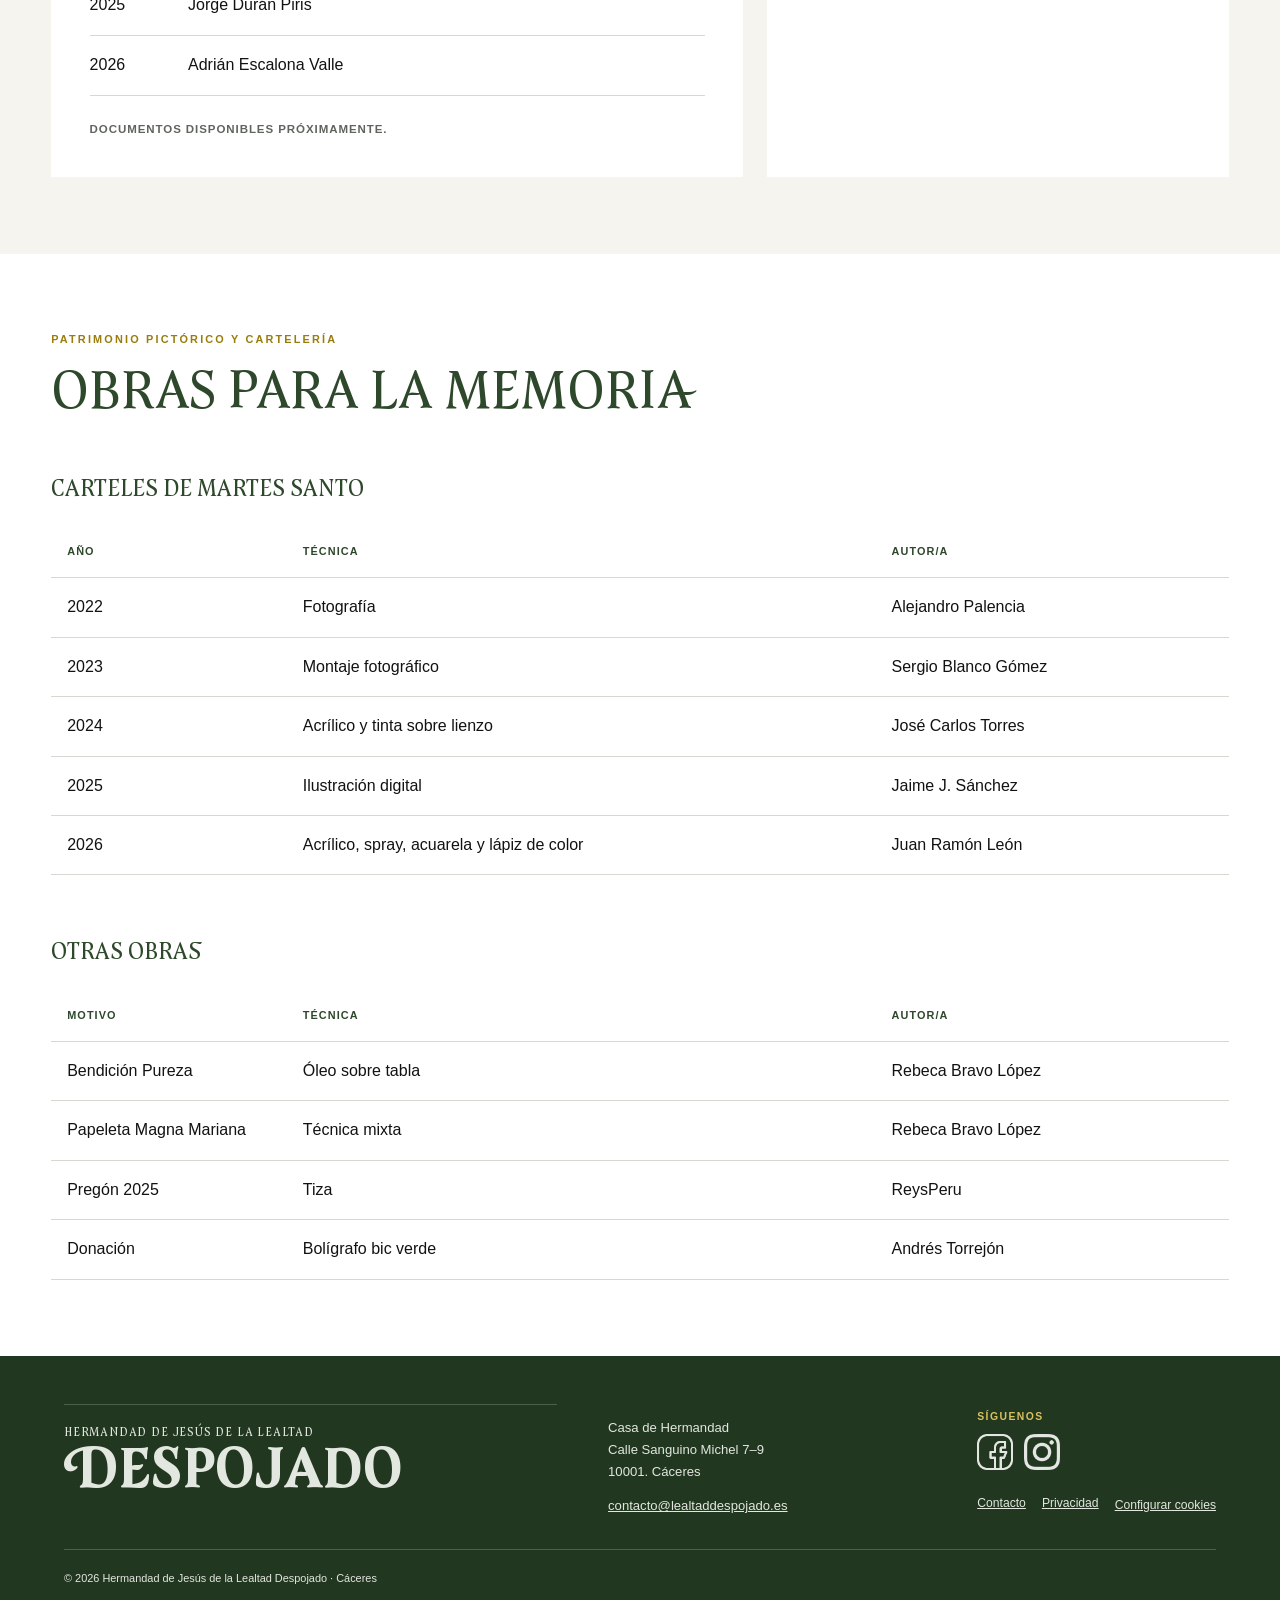
<file: patrimonio.html>
<!doctype html>
<html lang="es">
  <head>
    <meta charset="utf-8">
    <meta name="viewport" content="width=device-width,initial-scale=1">
    <link rel="icon" href="assets/images/favicon.ico?v=3" sizes="any">
    <link rel="icon" type="image/png" sizes="32x32" href="assets/images/favicon-32.png?v=3">
    <link rel="apple-touch-icon" sizes="180x180" href="assets/images/apple-touch-icon.png">
    <link rel="manifest" href="site.webmanifest">
    <!-- SEO-TECH-02: metadatos específicos de esta página. -->
    <meta name="theme-color" content="#223720">
    <meta name="robots" content="index,follow,max-image-preview:large,max-snippet:-1,max-video-preview:-1">
    <meta name="description" content="Patrimonio de la Hermandad del Despojado de Cáceres: insignias, orfebrería, ajuar de los Titulares, música, pregones, revista Fides y cartelería.">
    <link rel="canonical" href="https://www.lealtaddespojado.es/patrimonio.html">
    <meta property="og:locale" content="es_ES">
    <meta property="og:type" content="website">
    <meta property="og:site_name" content="Hermandad del Despojado de Cáceres">
    <meta property="og:title" content="Patrimonio de la Hermandad del Despojado de Cáceres">
    <meta property="og:description" content="Insignias, orfebrería, ajuar, patrimonio musical y producción literaria de la Hermandad.">
    <meta property="og:url" content="https://www.lealtaddespojado.es/patrimonio.html">
    <meta property="og:image" content="https://www.lealtaddespojado.es/assets/images/titulares-portada.jpg">
    <meta property="og:image:width" content="1280">
    <meta property="og:image:height" content="853">
    <meta property="og:image:alt" content="Titulares de la Hermandad del Despojado de Cáceres">
    <meta name="twitter:card" content="summary_large_image">
    <meta name="twitter:title" content="Patrimonio de la Hermandad del Despojado de Cáceres">
    <meta name="twitter:description" content="Insignias, orfebrería, ajuar, música, pregones y cartelería de la Hermandad.">
    <meta name="twitter:image" content="https://www.lealtaddespojado.es/assets/images/titulares-portada.jpg">
    <meta name="twitter:image:alt" content="Titulares de la Hermandad del Despojado de Cáceres">
    <title>Patrimonio de la Hermandad del Despojado de Cáceres</title>
    <script type="application/ld+json">
      {
        "@context": "https://schema.org",
        "@type": "CollectionPage",
        "@id": "https://www.lealtaddespojado.es/patrimonio.html#webpage",
        "url": "https://www.lealtaddespojado.es/patrimonio.html",
        "name": "Patrimonio de la Hermandad del Despojado de Cáceres",
        "description": "Patrimonio artístico, musical y literario de la Hermandad del Despojado de Cáceres.",
        "isPartOf": {"@id": "https://www.lealtaddespojado.es/#website"},
        "about": {"@id": "https://www.lealtaddespojado.es/#organization"},
        "primaryImageOfPage": {"@type": "ImageObject", "url": "https://www.lealtaddespojado.es/assets/images/titulares-portada.jpg"},
        "inLanguage": "es-ES"
      }
    </script>
    <link rel="stylesheet" href="assets/styles.css">
    <script src="assets/header.js">
    </script>
    <script src="assets/footer.js">
    </script>
    <script src="assets/cookies.js" defer>
    </script>
  </head>
  <body>
    <!-- SEO-A11Y-01: acceso directo al contenido con teclado. -->
    <a class="skip" href="#contenido">
      Saltar al contenido
    </a>
    <site-header active="patrimonio">
    </site-header>
    <main id="contenido">
      <section class="page-hero">
        <p class="eyebrow light">
          Memoria y belleza
        </p>
        <h1>
          Patrimonio
        </h1>
        <p>
          Enseres, orfebrería, música y obra artística al servicio del culto.
        </p>
      </section>
      <nav class="subnav">
        <a href="#insignias">
          Insignias
        </a>
        <a href="#fatima">
          Fátima
        </a>
        <a href="#ajuar-pureza">
          Pureza
        </a>
        <a href="#musica">
          Música y letras
        </a>
        <a href="#literatura">
          Producción literaria
        </a>
        <a href="#carteles">
          Cartelería
        </a>
      </nav>
      <section class="content-section" id="insignias">
        <p class="eyebrow">
          Enseres e insignias
        </p>
        <h2>
          Identidad corporativa
        </h2>
        <div class="collection-grid">
          <article>
            <h3>
              Medalla
              <small>
                2019
              </small>
            </h3>
            <p>
              Reproduce en metal plateado el escudo y pende de cordón verde oscuro y blanco. Su composición reúne la cruz con sudario, flor de lis, símbolos de la Pasión, anagrama de María y corona de espinas.
            </p>
          </article>
          <article>
            <h3>
              Bandera corporativa
              <small>
                2019
              </small>
            </h3>
            <p>
              Primera insignia de la Hermandad: cruz blanca sobre fondo verde de formas arbóreas, escudo central y remate de cruz plateada.
            </p>
          </article>
          <article>
            <h3>
              Ciriales y pértiga
              <small>
                2023
              </small>
            </h3>
            <p>
              Cinco piezas de Orfebrería del Sur, ejecutadas en Lucena, con la flor de lis y filigranas de plata como motivos principales.
            </p>
          </article>
          <article>
            <h3>
              Libro de Reglas
              <small>
                2024
              </small>
            </h3>
            <p>
              Terciopelo verde vera cruz y aplicaciones de orfebrería en plata, con el escudo en el centro. Obra de Orfebrería del Sur.
            </p>
          </article>
          <article>
            <h3>
              Estandarte de Fátima
              <small>
                1992
              </small>
            </h3>
            <p>
              Pintura central de la Virgen sobre fondo blanco y aplicaciones doradas.
            </p>
          </article>
        </div>
      </section>
      <section class="content-section tinted split" id="patrimonio-fatima">
        <div>
          <p class="eyebrow">
            Nuestra Señora de Fátima
          </p>
          <h2>
            Corona imperial
          </h2>
          <p class="lead">
            Una pieza de 2024 diseñada y realizada por José Ismael Moya.
          </p>
        </div>
        <div>
          <p>
            Su diseño imperial incorpora un orbe con brillantes y lapislázulis, cruz con perlas y el escudo de la Hermandad en el cuerpo inferior. Fue realizada con la colaboración de hermanos y feligreses y sustituyó a la corona que acompañaba a la imagen desde 1953.
          </p>
        </div>
      </section>
      <section class="content-section" id="ajuar-pureza">
        <p class="eyebrow">
          Ajuar de María Santísima de la Pureza
        </p>
        <h2>
          Plata y aguamarinas
        </h2>
        <div class="collection-grid">
          <article>
            <h3>
              Corona de bendición
              <small>
                2023
              </small>
            </h3>
            <p>
              Presea estrenada para la bendición de la dolorosa.
            </p>
          </article>
          <article>
            <h3>
              Puñal de bendición
              <small>
                2023
              </small>
            </h3>
            <p>
              Donado por el Grupo Joven, diseñado por Alberto Portillo Roa y ejecutado por José Ismael Moya Bos. En plata y aguamarinas, culmina en flor de lis y contiene el anagrama de María.
            </p>
          </article>
          <article>
            <h3>
              Diadema
              <small>
                2024
              </small>
            </h3>
            <p>
              Pieza de plata y aguamarinas incorporada al ajuar de la titular.
            </p>
          </article>
          <article>
            <h3>
              Cruz del Grupo Joven
              <small>
                2024
              </small>
            </h3>
            <p>
              Cruz pectoral de plata a juego con el puñal, obra del mismo diseñador y orfebre.
            </p>
          </article>
          <article>
            <h3>
              Terno de bendición
              <small>
                2023
              </small>
            </h3>
            <p>
              Conjunto preparado para la solemne bendición de la imagen.
            </p>
          </article>
        </div>
      </section>
      <section class="content-section dark split" id="musica">
        <div>
          <p class="eyebrow light">
            Patrimonio musical
          </p>
          <h2>
            «Pureza»
          </h2>
        </div>
        <div>
          <p class="lead">
            Primera marcha dedicada a la Hermandad.
          </p>
          <p>
            Carlos Chaves Gómez compuso en 2024 esta marcha para banda de plantilla completa con motivo de la primera salida de María Santísima de la Pureza en la Magna Mariana.
          </p>
        </div>
      </section>
      <section class="content-section tinted" id="literatura">
        <p class="eyebrow">
          Archivo y publicaciones
        </p>
        <h2>
          Producción literaria
        </h2>
        <p class="lead literary-intro">
          Pregones, revistas y publicaciones que conservan la voz y la memoria escrita de la Hermandad.
        </p>
        <div class="literary-grid">
          <article>
            <header>
              <p class="eyebrow">
                Colección
              </p>
              <h3>
                Pregones Jóvenes
              </h3>
            </header>
            <table class="literary-table pregones-table">
              <thead>
                <tr>
                  <th>
                    Año
                  </th>
                  <th>
                    Autor/a
                  </th>
                </tr>
              </thead>
              <tbody>
                <tr>
                  <td>
                    2023
                  </td>
                  <td>
                    Alberto Fernández Benaín
                  </td>
                </tr>
                <tr>
                  <td>
                    2024
                  </td>
                  <td>
                    Francisco Paz Domingo
                  </td>
                </tr>
                <tr>
                  <td>
                    2025
                  </td>
                  <td>
                    Jorge Durán Piris
                  </td>
                </tr>
                <tr>
                  <td>
                    2026
                  </td>
                  <td>
                    Adrián Escalona Valle
                  </td>
                </tr>
              </tbody>
            </table>
            <p class="archive-status">
              Documentos disponibles próximamente.
            </p>
          </article>
          <article>
            <header>
              <p class="eyebrow">
                Hemeroteca
              </p>
              <h3>
                Revista Fides
              </h3>
            </header>
            <table class="literary-table fides-table">
              <thead>
                <tr>
                  <th>
                    Nº
                  </th>
                  <th>
                    Año
                  </th>
                  <th>
                    Lectura
                  </th>
                </tr>
              </thead>
              <tbody>
                <tr>
                  <td>
                    1
                  </td>
                  <td>
                    2024
                  </td>
                  <td>
                    <button class="fides-read-button" type="button"
                      data-revista-config="documentos/revistas/fides-1-2024/revista.json"
                      data-revista-page-count="36"
                      data-revista-width="1240"
                      data-revista-height="1759"
                      data-revista-pdf="fides-1-2024.pdf">
                      Leer
                    </button>
                  </td>
                </tr>
                <tr>
                  <td>
                    2
                  </td>
                  <td>
                    2025
                  </td>
                  <td>
                    <button class="fides-read-button" type="button"
                      data-revista-config="documentos/revistas/fides-2-2025/revista.json"
                      data-revista-page-count="48"
                      data-revista-width="1240"
                      data-revista-height="1759"
                      data-revista-pdf="fides-2-2025.pdf">
                      Leer
                    </button>
                  </td>
                </tr>
              </tbody>
            </table>
          </article>
        </div>
      </section>
      <section class="content-section" id="carteles">
        <p class="eyebrow">
          Patrimonio pictórico y cartelería
        </p>
        <h2>
          Obras para la memoria
        </h2>
        <div class="heritage-table-group">
          <h3>
            Carteles de Martes Santo
          </h3>
          <div class="table-wrap">
            <table>
              <thead>
                <tr>
                  <th>
                    Año
                  </th>
                  <th>
                    Técnica
                  </th>
                  <th>
                    Autor/a
                  </th>
                </tr>
              </thead>
              <tbody data-obras-carteles>
                <tr>
                  <td>
                    2022
                  </td>
                  <td>
                    Fotografía
                  </td>
                  <td>
                    Alejandro Palencia
                  </td>
                </tr>
                <tr>
                  <td>
                    2023
                  </td>
                  <td>
                    Montaje fotográfico
                  </td>
                  <td>
                    Sergio Blanco Gómez
                  </td>
                </tr>
                <tr>
                  <td>
                    2024
                  </td>
                  <td>
                    Acrílico y tinta sobre lienzo
                  </td>
                  <td>
                    José Carlos Torres
                  </td>
                </tr>
                <tr>
                  <td>
                    2025
                  </td>
                  <td>
                    Ilustración digital
                  </td>
                  <td>
                    Jaime J. Sánchez
                  </td>
                </tr>
                <tr>
                  <td>
                    2026
                  </td>
                  <td>
                    Acrílico, spray, acuarela y lápiz de color
                  </td>
                  <td>
                    Juan Ramón León
                  </td>
                </tr>
              </tbody>
            </table>
          </div>
        </div>
        <div class="heritage-table-group">
          <h3>
            Otras obras
          </h3>
          <div class="table-wrap">
            <table>
              <thead>
                <tr>
                  <th>
                    Motivo
                  </th>
                  <th>
                    Técnica
                  </th>
                  <th>
                    Autor/a
                  </th>
                </tr>
              </thead>
              <tbody data-obras-otras>
                <tr>
                  <td>
                    Bendición Pureza
                  </td>
                  <td>
                    Óleo sobre tabla
                  </td>
                  <td>
                    Rebeca Bravo López
                  </td>
                </tr>
                <tr>
                  <td>
                    Papeleta Magna Mariana
                  </td>
                  <td>
                    Técnica mixta
                  </td>
                  <td>
                    Rebeca Bravo López
                  </td>
                </tr>
                <tr>
                  <td>
                    Pregón 2025
                  </td>
                  <td>
                    Tiza
                  </td>
                  <td>
                    ReysPeru
                  </td>
                </tr>
              </tbody>
            </table>
          </div>
        </div>
      </section>
    </main>
    <site-footer>
    </site-footer>
    <!--
      LECTOR DE REVISTAS
      Hay un único modal para todos los números de Fides.
      Cada botón "Leer" indica qué archivo revista.json debe cargar.
    -->
    <div class="reader-modal" id="reader-modal" hidden>
      <div class="reader-modal__backdrop" data-reader-close>
      </div>
      <section class="reader-dialog" role="dialog" aria-modal="true" aria-labelledby="reader-title" aria-describedby="reader-help" tabindex="-1">
        <header class="reader-dialog__header">
          <div>
            <p class="reader-dialog__eyebrow">
              Hemeroteca
            </p>
            <h2 id="reader-title">
              Revista Fides
            </h2>
          </div>
          <div class="reader-dialog__actions">
            <a class="reader-action reader-pdf" href="#" target="_blank" rel="noopener" hidden>
              Abrir PDF
            </a>
            <button class="reader-action" type="button" data-reader-fullscreen aria-label="Ver el lector a pantalla completa">
              Pantalla completa
            </button>
            <button class="reader-action reader-close" type="button" data-reader-close aria-label="Cerrar el lector">
              Cerrar
            </button>
          </div>
        </header>
        <div class="reader-dialog__body" aria-busy="false">
          <div class="reader-stage">
            <div class="reader-book" id="reader-book" aria-label="Lector de la revista">
            </div>
            <p class="reader-message" role="status" aria-live="polite">
            </p>
          </div>
        </div>
        <footer class="reader-toolbar">
          <button class="reader-page-button" type="button" data-reader-prev aria-label="Página anterior">
            Anterior
          </button>
          <div class="reader-toolbar__center">
            <p class="reader-counter" aria-live="polite">
              Página <strong data-reader-current>0</strong> de <strong data-reader-total>0</strong>
            </p>
            <div class="reader-zoom" role="group" aria-label="Zoom de la revista">
              <button type="button" data-reader-zoom-out aria-label="Alejar">
                −
              </button>
              <output data-reader-zoom-value aria-live="polite">
                100%
              </output>
              <button type="button" data-reader-zoom-in aria-label="Acercar">
                +
              </button>
              <button class="reader-zoom__reset" type="button" data-reader-zoom-reset>
                Ajustar
              </button>
            </div>
          </div>
          <button class="reader-page-button" type="button" data-reader-next aria-label="Página siguiente">
            Siguiente
          </button>
        </footer>
      </section>
    </div>
    <script src="assets/obras-pictoricas-datos.js">
    </script>
    <script src="assets/obras-pictoricas.js">
    </script>
    <script src="assets/script.js">
    </script>
    <script src="assets/js/revistas.js">
    </script>
  </body>
</html>
</file>
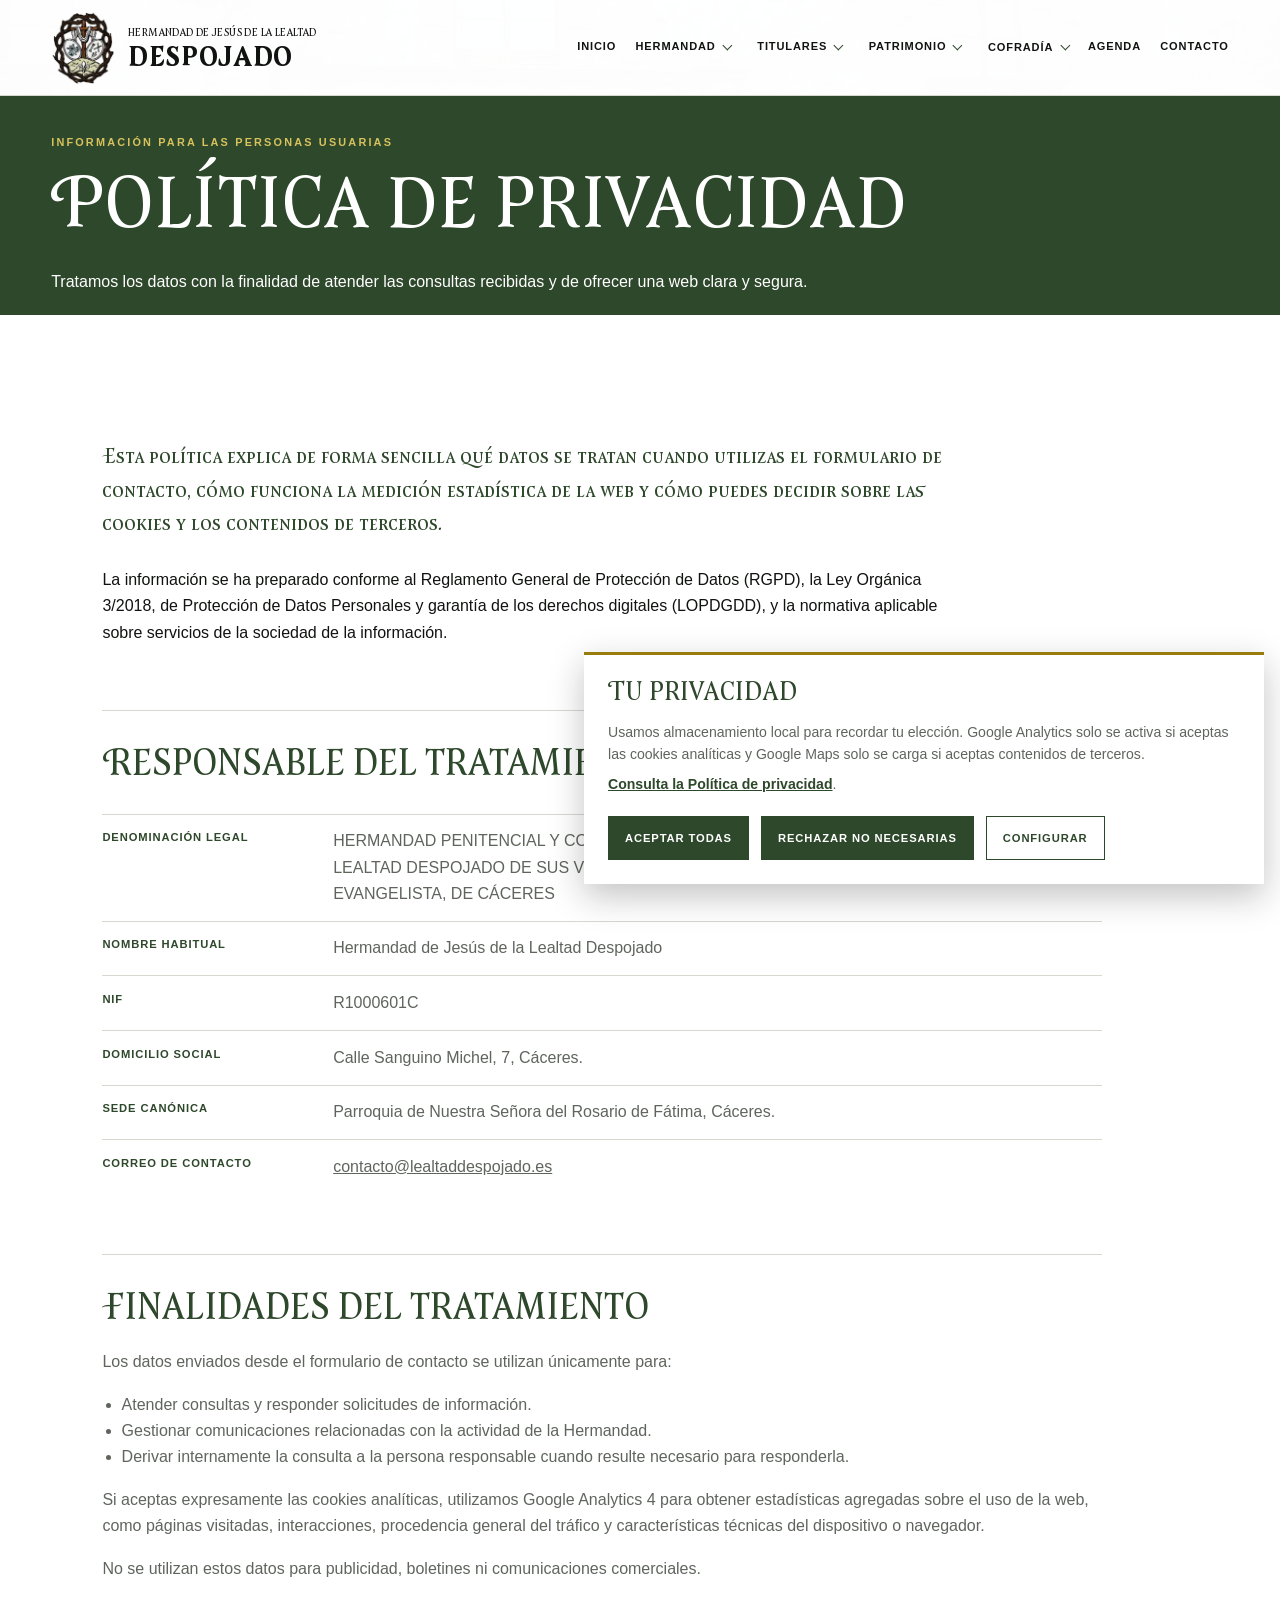
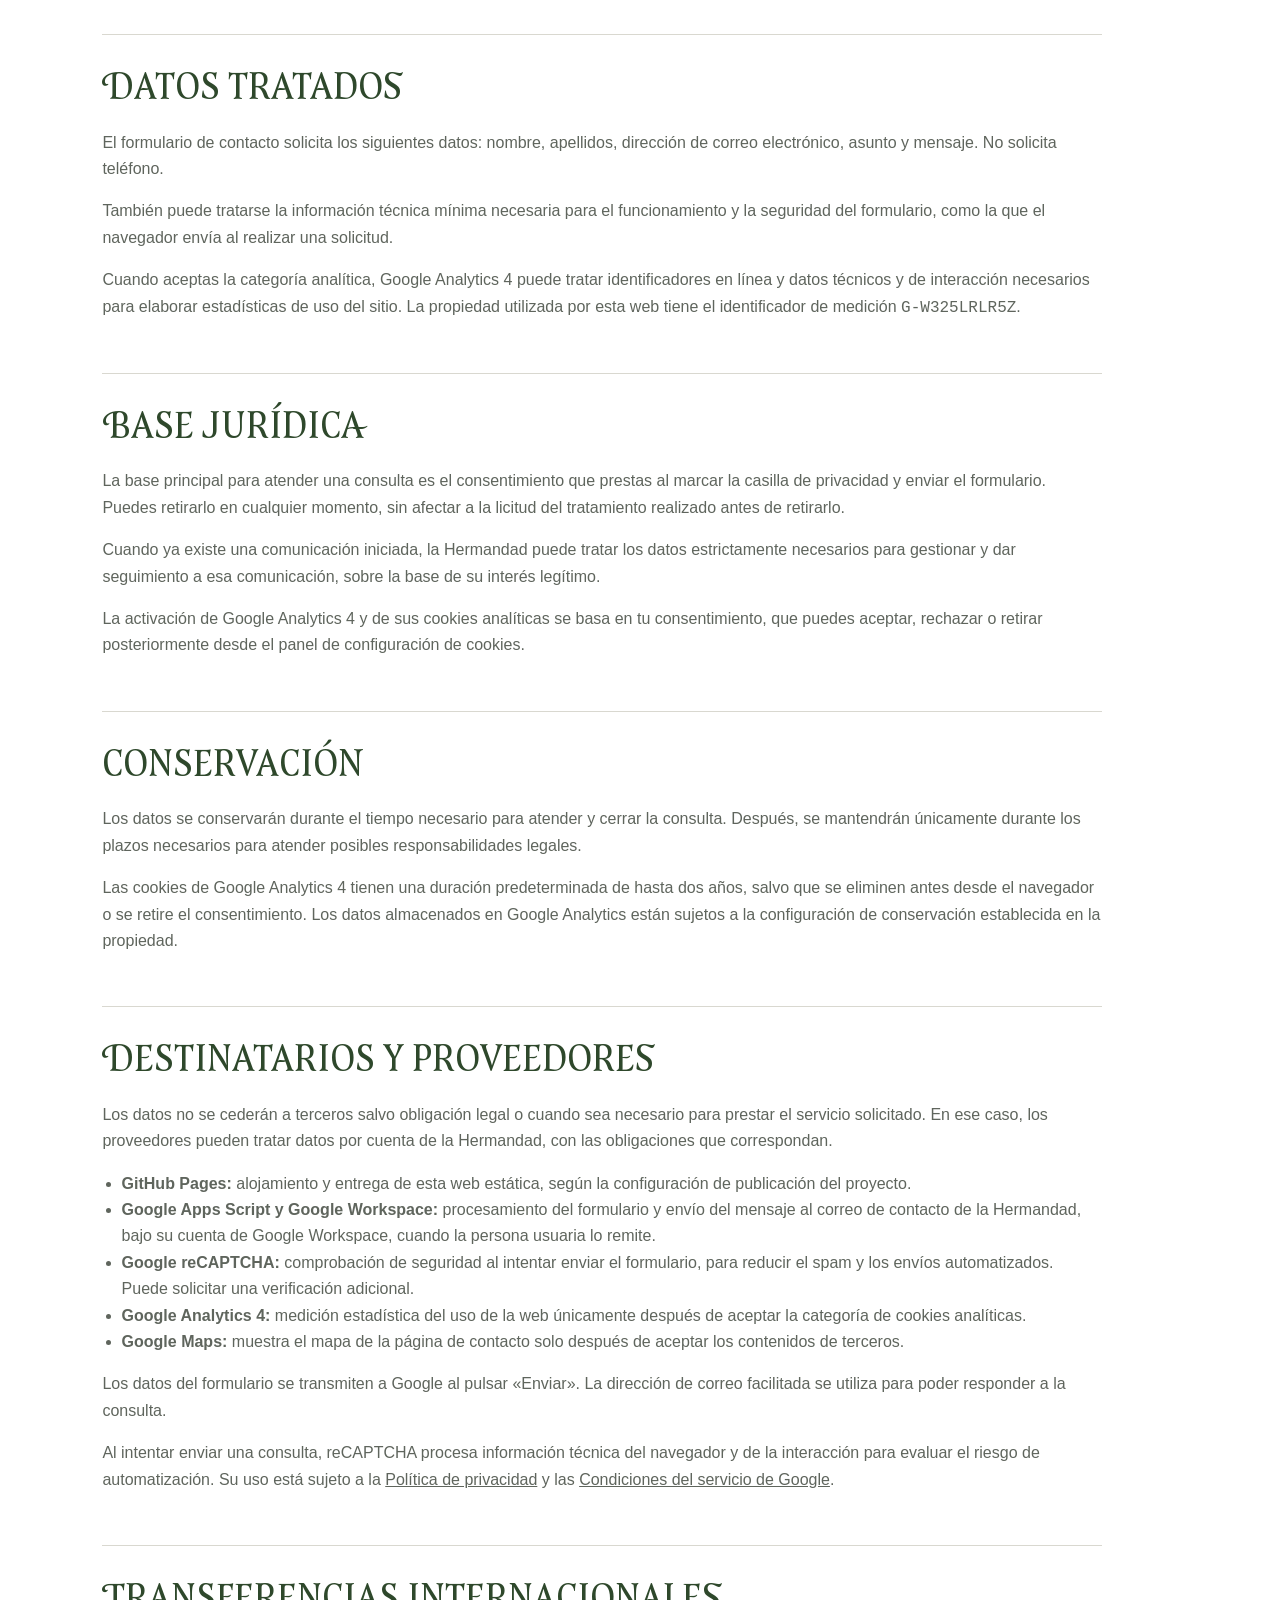
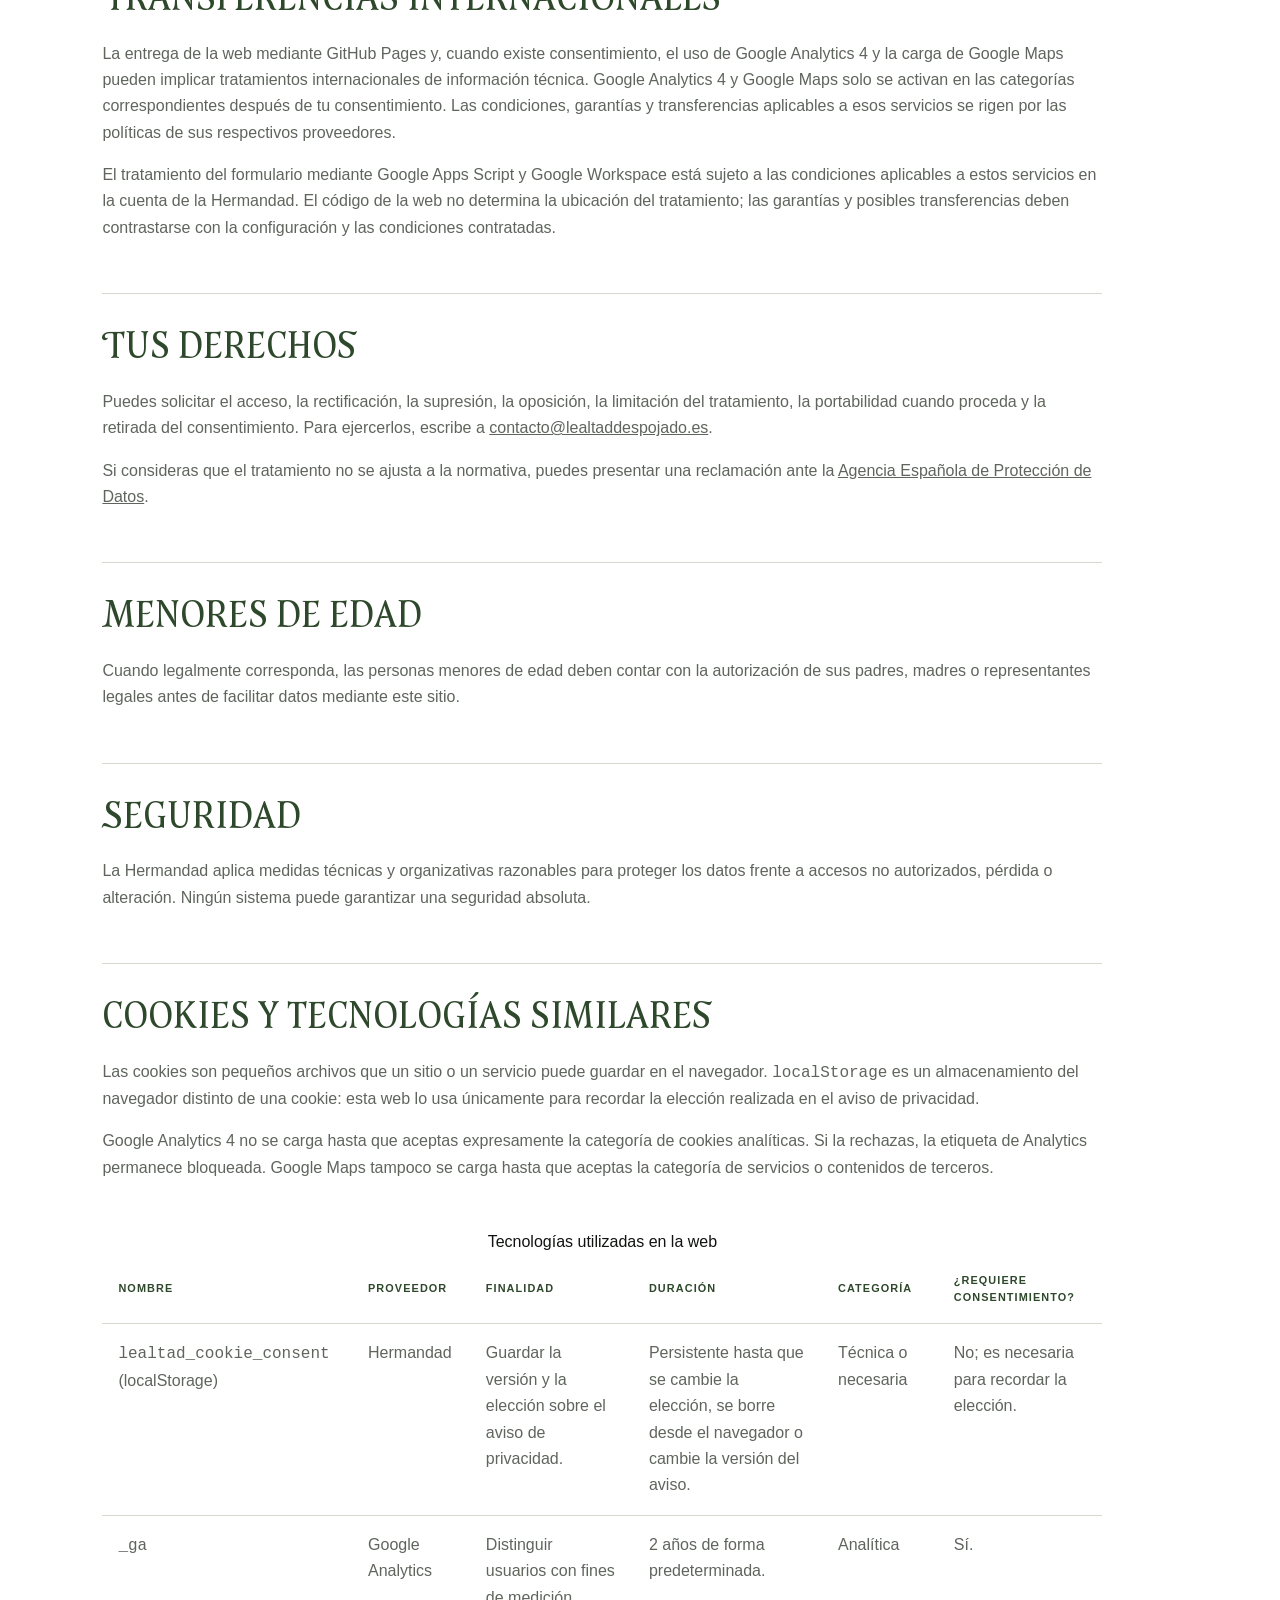
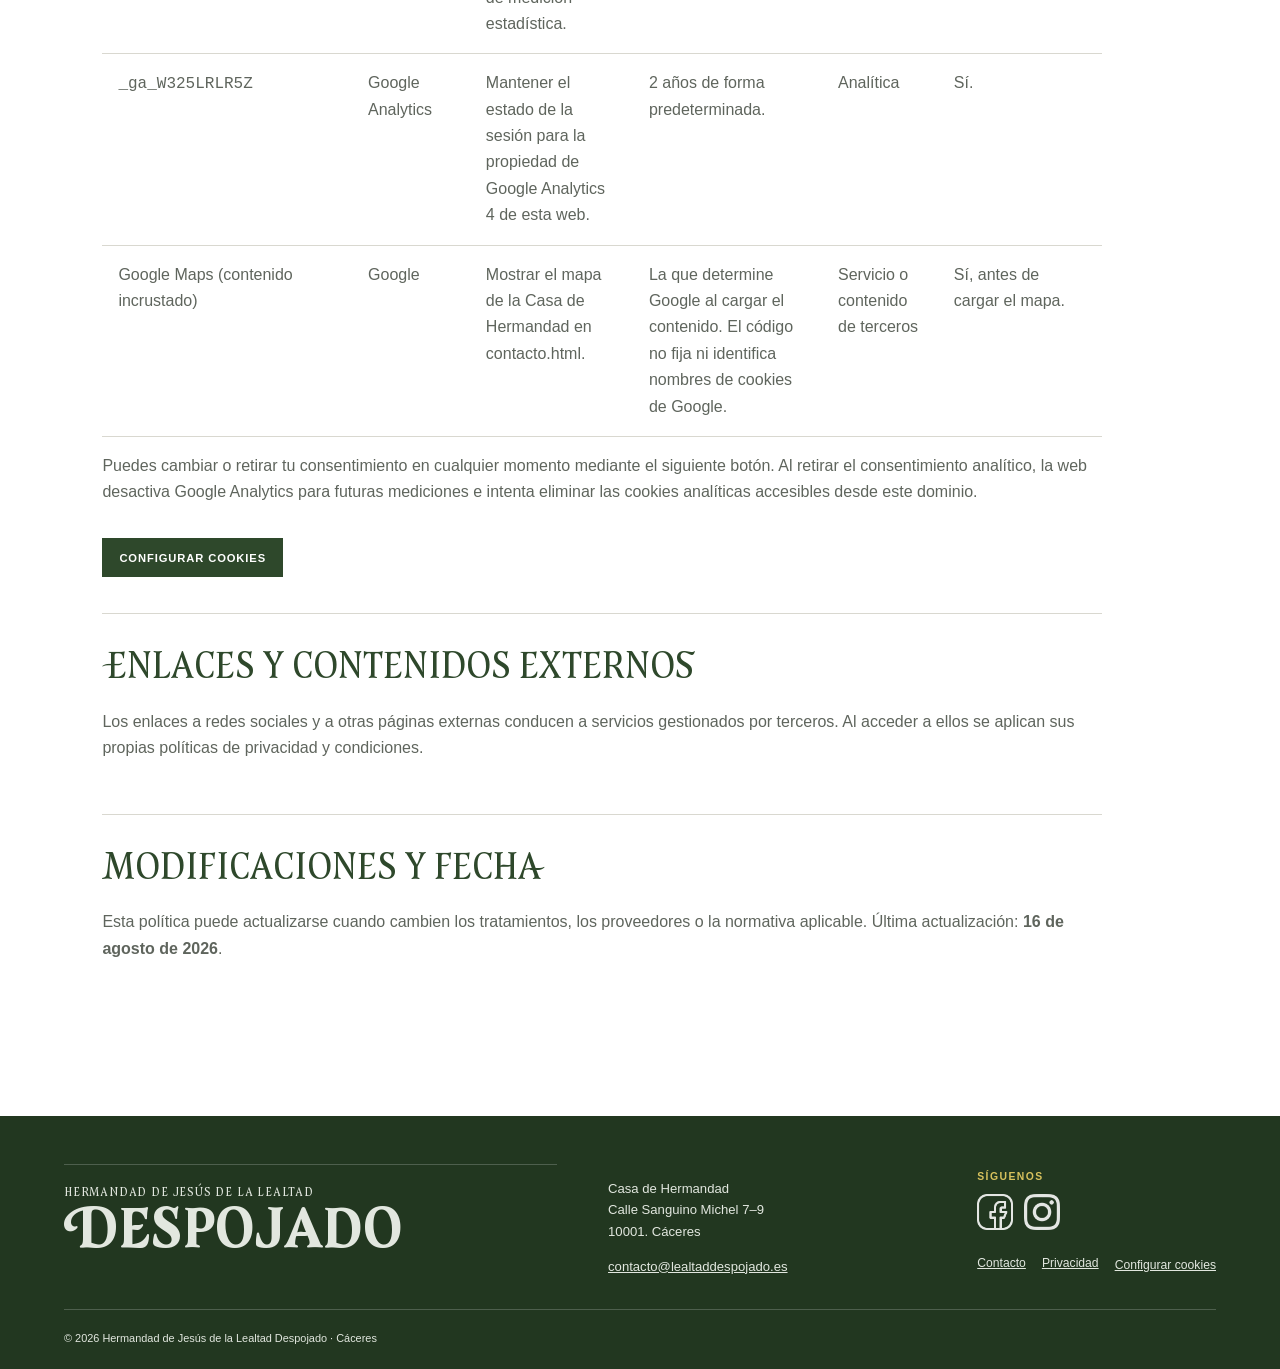
<file: privacidad.html>
<!doctype html>
<html lang="es">
  <head>
    <meta charset="utf-8">
    <meta name="viewport" content="width=device-width,initial-scale=1">
    <link rel="icon" href="assets/images/favicon.ico?v=3" sizes="any">
    <link rel="icon" type="image/png" sizes="32x32" href="assets/images/favicon-32.png?v=3">
    <link rel="apple-touch-icon" sizes="180x180" href="assets/images/apple-touch-icon.png">
    <link rel="manifest" href="site.webmanifest">
    <meta name="theme-color" content="#223720">
    <meta name="robots" content="index,follow,max-snippet:-1">
    <meta name="description" content="Política de privacidad y uso de tecnologías de la Hermandad de Jesús de la Lealtad Despojado.">
    <link rel="canonical" href="https://www.lealtaddespojado.es/privacidad.html">
    <meta property="og:locale" content="es_ES">
    <meta property="og:type" content="website">
    <meta property="og:site_name" content="Hermandad del Despojado de Cáceres">
    <meta property="og:title" content="Política de privacidad | Hermandad del Despojado">
    <meta property="og:description" content="Información sobre el tratamiento de datos, cookies y contenidos de terceros.">
    <meta property="og:url" content="https://www.lealtaddespojado.es/privacidad.html">
    <title>Política de privacidad | Hermandad del Despojado</title>
    <link rel="stylesheet" href="assets/styles.css">
    <script src="assets/header.js"></script>
    <script src="assets/footer.js"></script>
    <script src="assets/cookies.js" defer></script>
  </head>
  <body>
    <a class="skip" href="#contenido">Saltar al contenido</a>
    <site-header></site-header>
    <main id="contenido">
      <section class="page-hero">
        <p class="eyebrow light">Información para las personas usuarias</p>
        <h1>Política de privacidad</h1>
        <p>Tratamos los datos con la finalidad de atender las consultas recibidas y de ofrecer una web clara y segura.</p>
      </section>

      <article class="privacy-page">
        <header class="privacy-intro">
          <p class="lead">Esta política explica de forma sencilla qué datos se tratan cuando utilizas el formulario de contacto, cómo funciona la medición estadística de la web y cómo puedes decidir sobre las cookies y los contenidos de terceros.</p>
          <p>La información se ha preparado conforme al Reglamento General de Protección de Datos (RGPD), la Ley Orgánica 3/2018, de Protección de Datos Personales y garantía de los derechos digitales (LOPDGDD), y la normativa aplicable sobre servicios de la sociedad de la información.</p>
        </header>

        <section class="privacy-section" aria-labelledby="responsable">
          <h2 id="responsable">Responsable del tratamiento</h2>
          <dl class="privacy-data">
            <dt>Denominación legal</dt>
            <dd>HERMANDAD PENITENCIAL Y COFRADÍA DE NAZARENOS DE NUESTRO PADRE JESÚS DE LA LEALTAD DESPOJADO DE SUS VESTIDURAS, MARÍA SANTÍSIMA DE LA PUREZA Y SAN JUAN EVANGELISTA, DE CÁCERES</dd>
            <dt>Nombre habitual</dt>
            <dd>Hermandad de Jesús de la Lealtad Despojado</dd>
            <dt>NIF</dt>
            <dd>R1000601C</dd>
            <dt>Domicilio social</dt>
            <dd>Calle Sanguino Michel, 7, Cáceres.</dd>
            <dt>Sede canónica</dt>
            <dd>Parroquia de Nuestra Señora del Rosario de Fátima, Cáceres.</dd>
            <dt>Correo de contacto</dt>
            <dd><a href="mailto:contacto@lealtaddespojado.es">contacto@lealtaddespojado.es</a></dd>
          </dl>
        </section>

        <section class="privacy-section" aria-labelledby="finalidades">
          <h2 id="finalidades">Finalidades del tratamiento</h2>
          <p>Los datos enviados desde el formulario de contacto se utilizan únicamente para:</p>
          <ul>
            <li>Atender consultas y responder solicitudes de información.</li>
            <li>Gestionar comunicaciones relacionadas con la actividad de la Hermandad.</li>
            <li>Derivar internamente la consulta a la persona responsable cuando resulte necesario para responderla.</li>
          </ul>
          <p>Si aceptas expresamente las cookies analíticas, utilizamos Google Analytics 4 para obtener estadísticas agregadas sobre el uso de la web, como páginas visitadas, interacciones, procedencia general del tráfico y características técnicas del dispositivo o navegador.</p>
          <p>No se utilizan estos datos para publicidad, boletines ni comunicaciones comerciales.</p>
        </section>

        <section class="privacy-section" aria-labelledby="datos">
          <h2 id="datos">Datos tratados</h2>
          <p>El formulario de contacto solicita los siguientes datos: nombre, apellidos, dirección de correo electrónico, asunto y mensaje. No solicita teléfono.</p>
          <p>También puede tratarse la información técnica mínima necesaria para el funcionamiento y la seguridad del formulario, como la que el navegador envía al realizar una solicitud.</p>
          <p>Cuando aceptas la categoría analítica, Google Analytics 4 puede tratar identificadores en línea y datos técnicos y de interacción necesarios para elaborar estadísticas de uso del sitio. La propiedad utilizada por esta web tiene el identificador de medición <code>G-W325LRLR5Z</code>.</p>
        </section>

        <section class="privacy-section" aria-labelledby="base-juridica">
          <h2 id="base-juridica">Base jurídica</h2>
          <p>La base principal para atender una consulta es el consentimiento que prestas al marcar la casilla de privacidad y enviar el formulario. Puedes retirarlo en cualquier momento, sin afectar a la licitud del tratamiento realizado antes de retirarlo.</p>
          <p>Cuando ya existe una comunicación iniciada, la Hermandad puede tratar los datos estrictamente necesarios para gestionar y dar seguimiento a esa comunicación, sobre la base de su interés legítimo.</p>
          <p>La activación de Google Analytics 4 y de sus cookies analíticas se basa en tu consentimiento, que puedes aceptar, rechazar o retirar posteriormente desde el panel de configuración de cookies.</p>
        </section>

        <section class="privacy-section" aria-labelledby="conservacion">
          <h2 id="conservacion">Conservación</h2>
          <p>Los datos se conservarán durante el tiempo necesario para atender y cerrar la consulta. Después, se mantendrán únicamente durante los plazos necesarios para atender posibles responsabilidades legales.</p>
          <p>Las cookies de Google Analytics 4 tienen una duración predeterminada de hasta dos años, salvo que se eliminen antes desde el navegador o se retire el consentimiento. Los datos almacenados en Google Analytics están sujetos a la configuración de conservación establecida en la propiedad.</p>
        </section>

        <!-- CONFIRMAR ANTES DE ACTIVAR: revisar las condiciones aplicables a Google Workspace y Apps Script en la cuenta de la Hermandad y la configuración de GitHub Pages. -->
        <section class="privacy-section" aria-labelledby="destinatarios">
          <h2 id="destinatarios">Destinatarios y proveedores</h2>
          <p>Los datos no se cederán a terceros salvo obligación legal o cuando sea necesario para prestar el servicio solicitado. En ese caso, los proveedores pueden tratar datos por cuenta de la Hermandad, con las obligaciones que correspondan.</p>
          <ul>
            <li><strong>GitHub Pages:</strong> alojamiento y entrega de esta web estática, según la configuración de publicación del proyecto.</li>
            <li><strong>Google Apps Script y Google Workspace:</strong> procesamiento del formulario y envío del mensaje al correo de contacto de la Hermandad, bajo su cuenta de Google Workspace, cuando la persona usuaria lo remite.</li>
            <li><strong>Google reCAPTCHA:</strong> comprobación de seguridad al intentar enviar el formulario, para reducir el spam y los envíos automatizados. Puede solicitar una verificación adicional.</li>
            <li><strong>Google Analytics 4:</strong> medición estadística del uso de la web únicamente después de aceptar la categoría de cookies analíticas.</li>
            <li><strong>Google Maps:</strong> muestra el mapa de la página de contacto solo después de aceptar los contenidos de terceros.</li>
          </ul>
          <p>Los datos del formulario se transmiten a Google al pulsar «Enviar». La dirección de correo facilitada se utiliza para poder responder a la consulta.</p>
          <p>Al intentar enviar una consulta, reCAPTCHA procesa información técnica del navegador y de la interacción para evaluar el riesgo de automatización. Su uso está sujeto a la <a href="https://policies.google.com/privacy">Política de privacidad</a> y las <a href="https://policies.google.com/terms">Condiciones del servicio de Google</a>.</p>
        </section>

        <section class="privacy-section" aria-labelledby="transferencias">
          <h2 id="transferencias">Transferencias internacionales</h2>
          <p>La entrega de la web mediante GitHub Pages y, cuando existe consentimiento, el uso de Google Analytics 4 y la carga de Google Maps pueden implicar tratamientos internacionales de información técnica. Google Analytics 4 y Google Maps solo se activan en las categorías correspondientes después de tu consentimiento. Las condiciones, garantías y transferencias aplicables a esos servicios se rigen por las políticas de sus respectivos proveedores.</p>
          <p>El tratamiento del formulario mediante Google Apps Script y Google Workspace está sujeto a las condiciones aplicables a estos servicios en la cuenta de la Hermandad. El código de la web no determina la ubicación del tratamiento; las garantías y posibles transferencias deben contrastarse con la configuración y las condiciones contratadas.</p>
        </section>

        <section class="privacy-section" aria-labelledby="derechos">
          <h2 id="derechos">Tus derechos</h2>
          <p>Puedes solicitar el acceso, la rectificación, la supresión, la oposición, la limitación del tratamiento, la portabilidad cuando proceda y la retirada del consentimiento. Para ejercerlos, escribe a <a href="mailto:contacto@lealtaddespojado.es">contacto@lealtaddespojado.es</a>.</p>
          <p>Si consideras que el tratamiento no se ajusta a la normativa, puedes presentar una reclamación ante la <a href="https://www.aepd.es/" rel="noopener">Agencia Española de Protección de Datos</a>.</p>
        </section>

        <section class="privacy-section" aria-labelledby="menores">
          <h2 id="menores">Menores de edad</h2>
          <p>Cuando legalmente corresponda, las personas menores de edad deben contar con la autorización de sus padres, madres o representantes legales antes de facilitar datos mediante este sitio.</p>
        </section>

        <section class="privacy-section" aria-labelledby="seguridad">
          <h2 id="seguridad">Seguridad</h2>
          <p>La Hermandad aplica medidas técnicas y organizativas razonables para proteger los datos frente a accesos no autorizados, pérdida o alteración. Ningún sistema puede garantizar una seguridad absoluta.</p>
        </section>

        <section class="privacy-section" aria-labelledby="cookies">
          <h2 id="cookies">Cookies y tecnologías similares</h2>
          <p>Las cookies son pequeños archivos que un sitio o un servicio puede guardar en el navegador. <code>localStorage</code> es un almacenamiento del navegador distinto de una cookie: esta web lo usa únicamente para recordar la elección realizada en el aviso de privacidad.</p>
          <p>Google Analytics 4 no se carga hasta que aceptas expresamente la categoría de cookies analíticas. Si la rechazas, la etiqueta de Analytics permanece bloqueada. Google Maps tampoco se carga hasta que aceptas la categoría de servicios o contenidos de terceros.</p>
          <div class="table-wrap">
            <table class="privacy-table">
              <caption>Tecnologías utilizadas en la web</caption>
              <thead>
                <tr>
                  <th scope="col">Nombre</th>
                  <th scope="col">Proveedor</th>
                  <th scope="col">Finalidad</th>
                  <th scope="col">Duración</th>
                  <th scope="col">Categoría</th>
                  <th scope="col">¿Requiere consentimiento?</th>
                </tr>
              </thead>
              <tbody>
                <tr>
                  <td><code>lealtad_cookie_consent</code> (localStorage)</td>
                  <td>Hermandad</td>
                  <td>Guardar la versión y la elección sobre el aviso de privacidad.</td>
                  <td>Persistente hasta que se cambie la elección, se borre desde el navegador o cambie la versión del aviso.</td>
                  <td>Técnica o necesaria</td>
                  <td>No; es necesaria para recordar la elección.</td>
                </tr>
                <tr>
                  <td><code>_ga</code></td>
                  <td>Google Analytics</td>
                  <td>Distinguir usuarios con fines de medición estadística.</td>
                  <td>2 años de forma predeterminada.</td>
                  <td>Analítica</td>
                  <td>Sí.</td>
                </tr>
                <tr>
                  <td><code>_ga_W325LRLR5Z</code></td>
                  <td>Google Analytics</td>
                  <td>Mantener el estado de la sesión para la propiedad de Google Analytics 4 de esta web.</td>
                  <td>2 años de forma predeterminada.</td>
                  <td>Analítica</td>
                  <td>Sí.</td>
                </tr>
                <tr>
                  <td>Google Maps (contenido incrustado)</td>
                  <td>Google</td>
                  <td>Mostrar el mapa de la Casa de Hermandad en contacto.html.</td>
                  <td>La que determine Google al cargar el contenido. El código no fija ni identifica nombres de cookies de Google.</td>
                  <td>Servicio o contenido de terceros</td>
                  <td>Sí, antes de cargar el mapa.</td>
                </tr>
              </tbody>
            </table>
          </div>
          <p>Puedes cambiar o retirar tu consentimiento en cualquier momento mediante el siguiente botón. Al retirar el consentimiento analítico, la web desactiva Google Analytics para futuras mediciones e intenta eliminar las cookies analíticas accesibles desde este dominio.</p>
          <button class="privacy-cookie-settings" type="button" data-cookie-settings>Configurar cookies</button>
        </section>

        <section class="privacy-section" aria-labelledby="enlaces">
          <h2 id="enlaces">Enlaces y contenidos externos</h2>
          <p>Los enlaces a redes sociales y a otras páginas externas conducen a servicios gestionados por terceros. Al acceder a ellos se aplican sus propias políticas de privacidad y condiciones.</p>
        </section>

        <section class="privacy-section" aria-labelledby="actualizacion">
          <h2 id="actualizacion">Modificaciones y fecha</h2>
          <p>Esta política puede actualizarse cuando cambien los tratamientos, los proveedores o la normativa aplicable. Última actualización: <strong>16 de agosto de 2026</strong>.</p>
        </section>
      </article>
    </main>
    <site-footer></site-footer>
    <script src="assets/script.js"></script>
  </body>
</html>
</file>
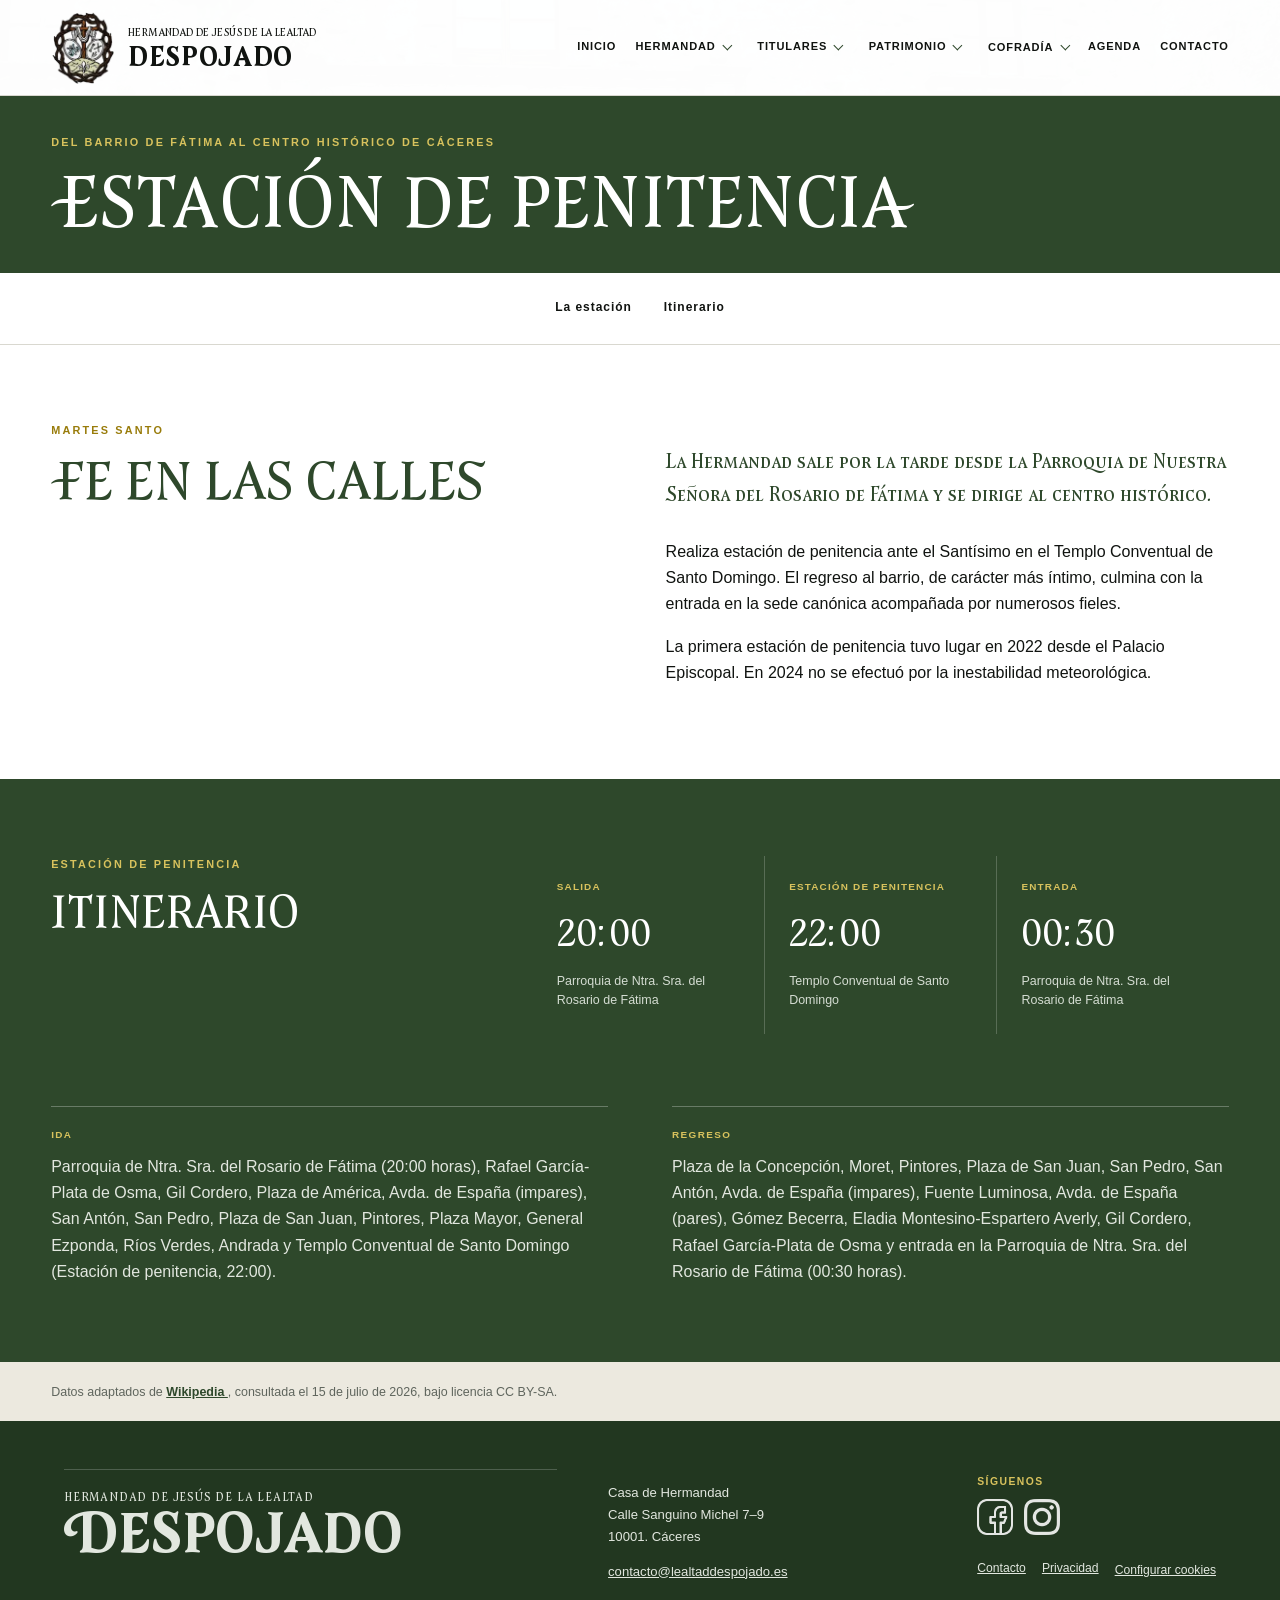
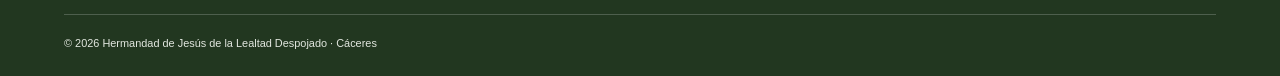
<file: procesion.html>
<!doctype html>
<html lang="es">
  <head>
    <meta charset="utf-8">
    <meta name="viewport" content="width=device-width,initial-scale=1">
    <link rel="icon" href="assets/images/favicon.ico?v=3" sizes="any">
    <link rel="icon" type="image/png" sizes="32x32" href="assets/images/favicon-32.png?v=3">
    <link rel="apple-touch-icon" sizes="180x180" href="assets/images/apple-touch-icon.png">
    <meta name="description" content="Estación de penitencia del Martes Santo de la Hermandad.">
    <title>
      Procesión | Jesús de la Lealtad Despojado
    </title>
    <link rel="stylesheet" href="assets/styles.css">
    <script src="assets/header.js">
    </script>
    <script src="assets/footer.js">
    </script>
  </head>
  <body>
    <a class="skip" href="#contenido">
      Saltar al contenido
    </a>
    <site-header active="procesion">
    </site-header>
    <main class="procession-page" id="contenido">
      <section class="page-hero">
        <p class="eyebrow light">
          Del barrio de Fátima al centro histórico de Cáceres
        </p>
        <h1>
          Estación de penitencia
        </h1>
      </section>
      <nav class="subnav" aria-label="Contenido">
        <a href="#estacion">
          La estación
        </a>
        <a href="#itinerario">
          Itinerario
        </a>
      </nav>
      <section class="content-section split" id="estacion">
        <div>
          <p class="eyebrow">
            Martes Santo
          </p>
          <h2>
            Fe en las calles
          </h2>
        </div>
        <div>
          <p class="lead">
            La Hermandad sale por la tarde desde la Parroquia de Nuestra Señora del Rosario de Fátima y se dirige al centro histórico.
          </p>
          <p>
            Realiza estación de penitencia ante el Santísimo en el Templo Conventual de Santo Domingo. El regreso al barrio, de carácter más íntimo, culmina con la entrada en la sede canónica acompañada por numerosos fieles.
          </p>
          <p>
            La primera estación de penitencia tuvo lugar en 2022 desde el Palacio Episcopal. En 2024 no se efectuó por la inestabilidad meteorológica.
          </p>
        </div>
      </section>
      <section class="content-section dark itinerary-section" id="itinerario">
        <div class="itinerary-heading">
          <p class="eyebrow light">
            Estación de penitencia
          </p>
          <h2>
            Itinerario
          </h2>
        </div>
        <div class="itinerary-content">
          <div class="itinerary-times" aria-label="Horarios principales">
            <article>
              <span>
                Salida
              </span>
              <strong>
                20:00
              </strong>
              <p>
                Parroquia de Ntra. Sra. del Rosario de Fátima
              </p>
            </article>
            <article>
              <span>
                Estación de penitencia
              </span>
              <strong>
                22:00
              </strong>
              <p>
                Templo Conventual de Santo Domingo
              </p>
            </article>
            <article>
              <span>
                Entrada
              </span>
              <strong>
                00:30
              </strong>
              <p>
                Parroquia de Ntra. Sra. del Rosario de Fátima
              </p>
            </article>
          </div>
          <div class="route">
            <p>
              <b>
                Ida
              </b>
              Parroquia de Ntra. Sra. del Rosario de Fátima (20:00 horas), Rafael García-Plata de Osma, Gil Cordero, Plaza de América, Avda. de España (impares), San Antón, San Pedro, Plaza de San Juan, Pintores, Plaza Mayor, General Ezponda, Ríos Verdes, Andrada y Templo Conventual de Santo Domingo (Estación de penitencia, 22:00).
            </p>
            <p>
              <b>
                Regreso
              </b>
              Plaza de la Concepción, Moret, Pintores, Plaza de San Juan, San Pedro, San Antón, Avda. de España (impares), Fuente Luminosa, Avda. de España (pares), Gómez Becerra, Eladia Montesino-Espartero Averly, Gil Cordero, Rafael García-Plata de Osma y entrada en la Parroquia de Ntra. Sra. del Rosario de Fátima (00:30 horas).
            </p>
          </div>
        </div>
      </section>
      <aside class="source-note">
        Datos adaptados de
        <a href="https://es.wikipedia.org/wiki/Hermandad_de_Jes%C3%BAs_de_la_Lealtad_Despojado">
          Wikipedia
        </a>
        , consultada el 15 de julio de 2026, bajo licencia CC BY-SA.
      </aside>
    </main>
    <site-footer>
    </site-footer>
    <script src="assets/script.js">
    </script>
  </body>
</html>
</file>
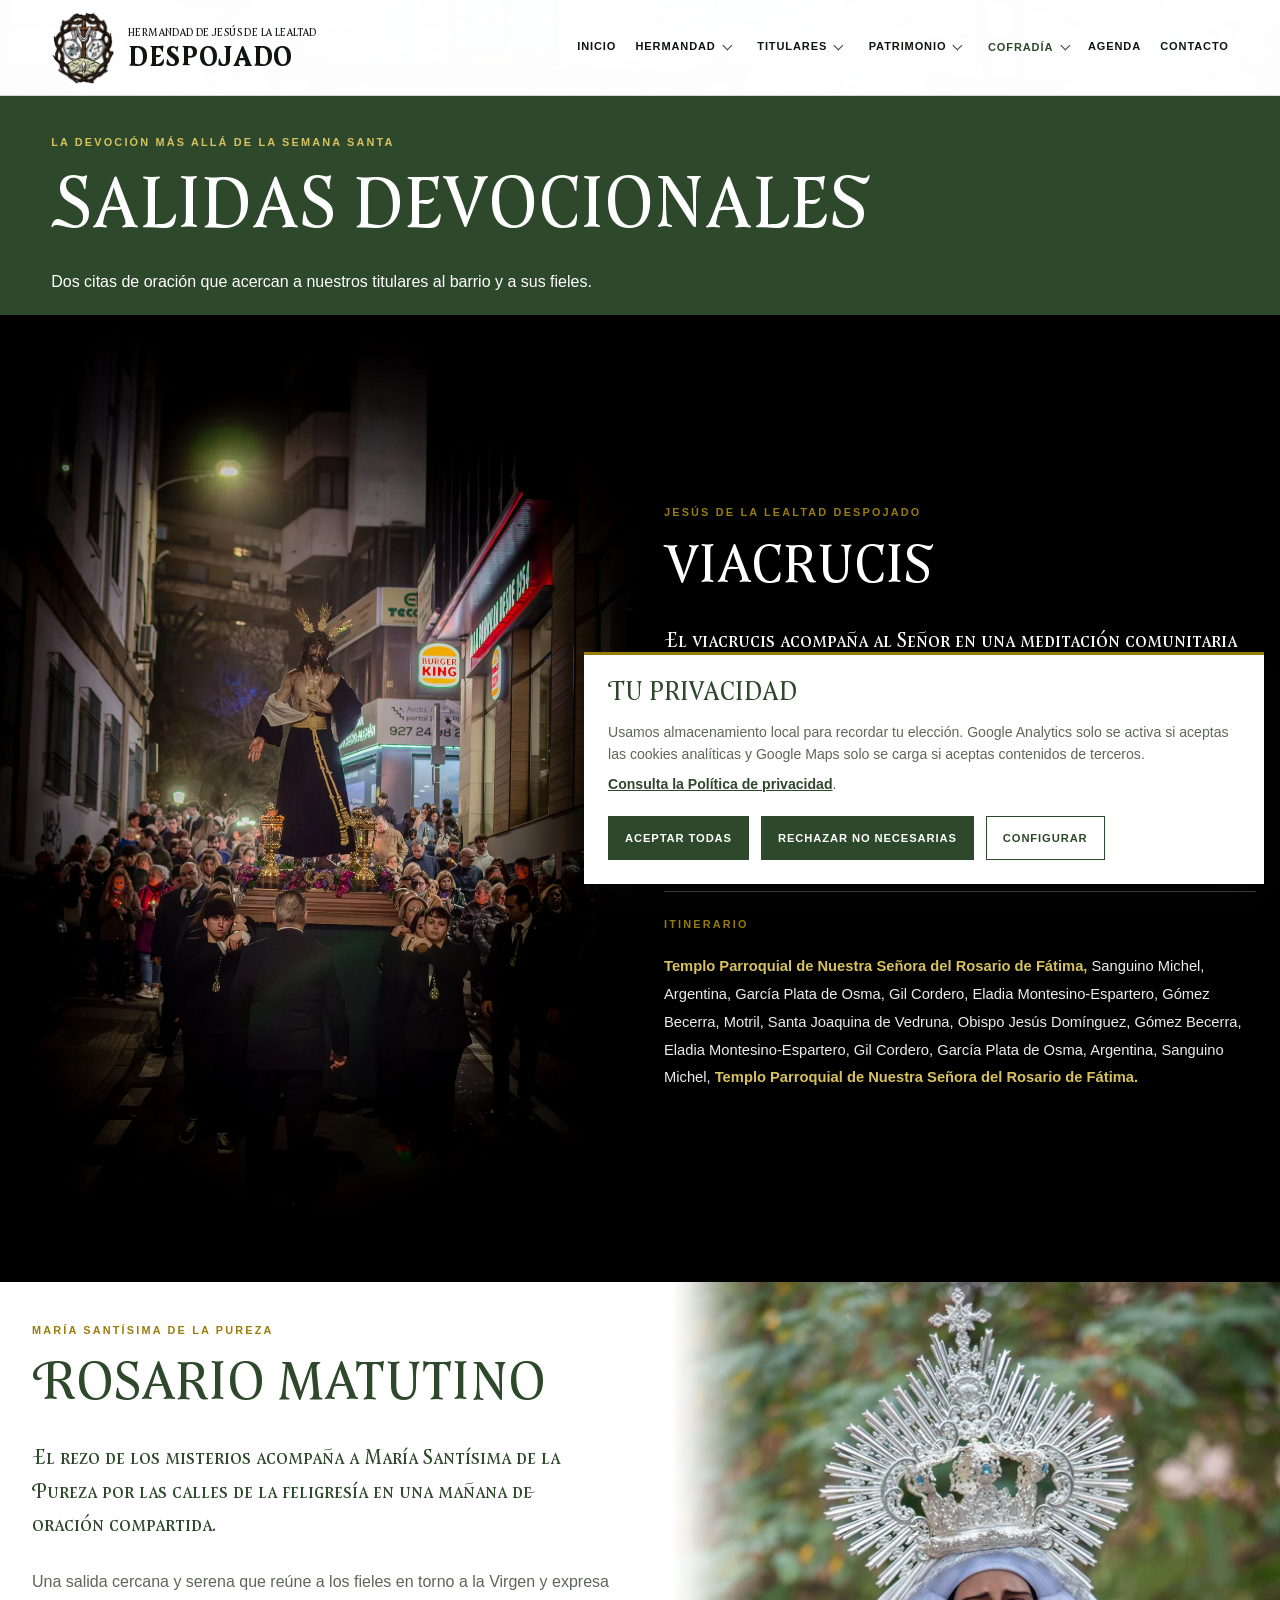
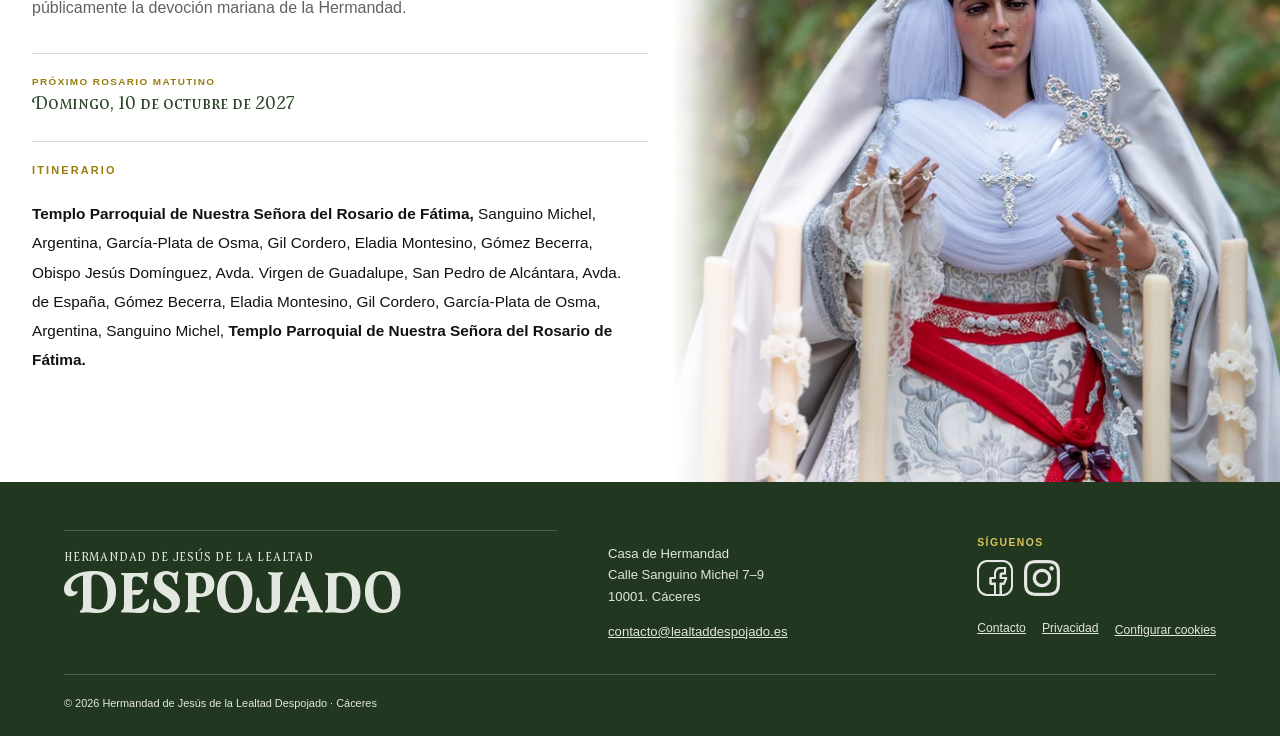
<file: salidas.html>
<!doctype html>
<html lang="es">
  <head>
    <meta charset="utf-8">
    <meta name="viewport" content="width=device-width,initial-scale=1">
    <link rel="icon" href="assets/images/favicon.ico?v=3" sizes="any">
    <link rel="icon" type="image/png" sizes="32x32" href="assets/images/favicon-32.png?v=3">
    <link rel="apple-touch-icon" sizes="180x180" href="assets/images/apple-touch-icon.png">
    <link rel="manifest" href="site.webmanifest">
    <!-- SEO-TECH-02: metadatos específicos de esta página. -->
    <meta name="theme-color" content="#223720">
    <meta name="robots" content="index,follow,max-image-preview:large,max-snippet:-1,max-video-preview:-1">
    <meta name="description" content="Vía Crucis de Jesús de la Lealtad Despojado y Rosario matutino de María Santísima de la Pureza por el barrio de Fátima de Cáceres.">
    <link rel="canonical" href="https://www.lealtaddespojado.es/salidas.html">
    <meta property="og:locale" content="es_ES">
    <meta property="og:type" content="website">
    <meta property="og:site_name" content="Hermandad del Despojado de Cáceres">
    <meta property="og:title" content="Vía Crucis y Rosario de Pureza | Cáceres">
    <meta property="og:description" content="Salidas devocionales de Jesús de la Lealtad Despojado y María Santísima de la Pureza en Cáceres.">
    <meta property="og:url" content="https://www.lealtaddespojado.es/salidas.html">
    <meta property="og:image" content="https://www.lealtaddespojado.es/assets/images/viacrucis-senor.webp">
    <meta property="og:image:width" content="1192">
    <meta property="og:image:height" content="1800">
    <meta property="og:image:alt" content="Jesús de la Lealtad Despojado durante el vía crucis por la feligresía de Fátima">
    <meta name="twitter:card" content="summary_large_image">
    <meta name="twitter:title" content="Vía Crucis y Rosario de Pureza | Cáceres">
    <meta name="twitter:description" content="Salidas devocionales de Jesús Despojado y María Santísima de la Pureza en Cáceres.">
    <meta name="twitter:image" content="https://www.lealtaddespojado.es/assets/images/viacrucis-senor.webp">
    <meta name="twitter:image:alt" content="Jesús de la Lealtad Despojado durante el vía crucis por la feligresía de Fátima">
    <title>Vía Crucis y Rosario de Pureza | Cáceres</title>
    <script type="application/ld+json">
      {
        "@context": "https://schema.org",
        "@type": "WebPage",
        "@id": "https://www.lealtaddespojado.es/salidas.html#webpage",
        "url": "https://www.lealtaddespojado.es/salidas.html",
        "name": "Vía Crucis y Rosario de Pureza en Cáceres",
        "description": "Salidas devocionales de Jesús de la Lealtad Despojado y María Santísima de la Pureza por el barrio de Fátima de Cáceres.",
        "isPartOf": {"@id": "https://www.lealtaddespojado.es/#website"},
        "about": {"@id": "https://www.lealtaddespojado.es/#organization"},
        "primaryImageOfPage": {"@type": "ImageObject", "url": "https://www.lealtaddespojado.es/assets/images/viacrucis-senor.webp", "width": 1192, "height": 1800},
        "inLanguage": "es-ES"
      }
    </script>
    <link rel="stylesheet" href="assets/styles.css">
    <script src="assets/header.js">
    </script>
    <script src="assets/footer.js">
    </script>
    <script src="assets/cookies.js" defer>
    </script>
  </head>
  <body>
    <a class="skip" href="#contenido">
      Saltar al contenido
    </a>
    <site-header active="cofradia">
    </site-header>
    <main id="contenido">
      <section class="page-hero">
        <p class="eyebrow light">
          La devoción más allá de la Semana Santa
        </p>
        <h1>
          Salidas devocionales
        </h1>
        <p>
          Dos citas de oración que acercan a nuestros titulares al barrio y a sus fieles.
        </p>
      </section>
      <section class="content-section devotional-outing" id="viacrucis">
        <figure class="devotional-outing__photo">
          <img src="assets/images/viacrucis-senor.webp" width="1192" height="1800" alt="Nuestro Padre Jesús de la Lealtad Despojado durante el viacrucis por la feligresía" fetchpriority="high" decoding="async">
        </figure>
        <div class="devotional-outing__copy">
          <div class="devotional-outing__heading">
            <p class="eyebrow">
              Jesús de la Lealtad Despojado
            </p>
            <h2>
              Viacrucis
            </h2>
          </div>
          <div class="devotional-outing__intro">
            <p class="lead">
              El viacrucis acompaña al Señor en una meditación comunitaria de su camino hacia la cruz.
            </p>
            <p>
              Se celebra el sábado posterior al triduo, en una cita de oración y recogimiento que acerca al Señor y a la Hermandad a las calles de la feligresía.
            </p>
            <p class="outing-date" data-viacrucis-date>
              Consulta la fecha de este año en la agenda de cultos.
            </p>
          </div>
          <div class="devotional-outing__route">
            <p class="eyebrow">
              Itinerario
            </p>
            <p class="route-text">
              <strong>Templo Parroquial de Nuestra Señora del Rosario de Fátima,</strong>
              Sanguino Michel, Argentina, García Plata de Osma, Gil Cordero, Eladia Montesino-Espartero, Gómez Becerra, Motril, Santa Joaquina de Vedruna, Obispo Jesús Domínguez, Gómez Becerra, Eladia Montesino-Espartero, Gil Cordero, García Plata de Osma, Argentina, Sanguino Michel,
              <strong>Templo Parroquial de Nuestra Señora del Rosario de Fátima.</strong>
            </p>
          </div>
        </div>
      </section>
      <section class="content-section rosary-outing" id="rosario">
        <div class="rosary-outing__copy">
          <header class="rosary-outing__heading">
            <p class="eyebrow">
              María Santísima de la Pureza
            </p>
            <h2>
              Rosario matutino
            </h2>
            <p class="lead">
              El rezo de los misterios acompaña a María Santísima de la Pureza por las calles de la feligresía en una mañana de oración compartida.
            </p>
          </header>
          <div class="rosary-outing__details">
            <p>
              Una salida cercana y serena que reúne a los fieles en torno a la Virgen y expresa públicamente la devoción mariana de la Hermandad.
            </p>
            <p class="outing-date rosary-date" data-rosario-date>
              Consulta la fecha de este año en la agenda de cultos.
            </p>
          </div>
          <div class="rosary-outing__route">
            <p class="eyebrow">
              Itinerario
            </p>
            <p class="route-text">
              <strong>Templo Parroquial de Nuestra Señora del Rosario de Fátima,</strong>
              Sanguino Michel, Argentina, García-Plata de Osma, Gil Cordero, Eladia Montesino, Gómez Becerra, Obispo Jesús Domínguez, Avda. Virgen de Guadalupe, San Pedro de Alcántara, Avda. de España, Gómez Becerra, Eladia Montesino, Gil Cordero, García-Plata de Osma, Argentina, Sanguino Michel,
              <strong>Templo Parroquial de Nuestra Señora del Rosario de Fátima.</strong>            
            </p>
          </div>
        </div>
        <figure class="rosary-outing__photo">
          <img src="assets/images/rosario-matutino-pureza-616.webp" width="616" height="920" alt="María Santísima de la Pureza durante el rosario matutino" loading="lazy" decoding="async">
        </figure>
      </section>
    </main>
    <site-footer>
    </site-footer>
    <script src="assets/agenda-datos.js">
    </script>
    <script src="assets/agenda.js">
    </script>
    <script src="assets/script.js">
    </script>
  </body>
</html>
</file>
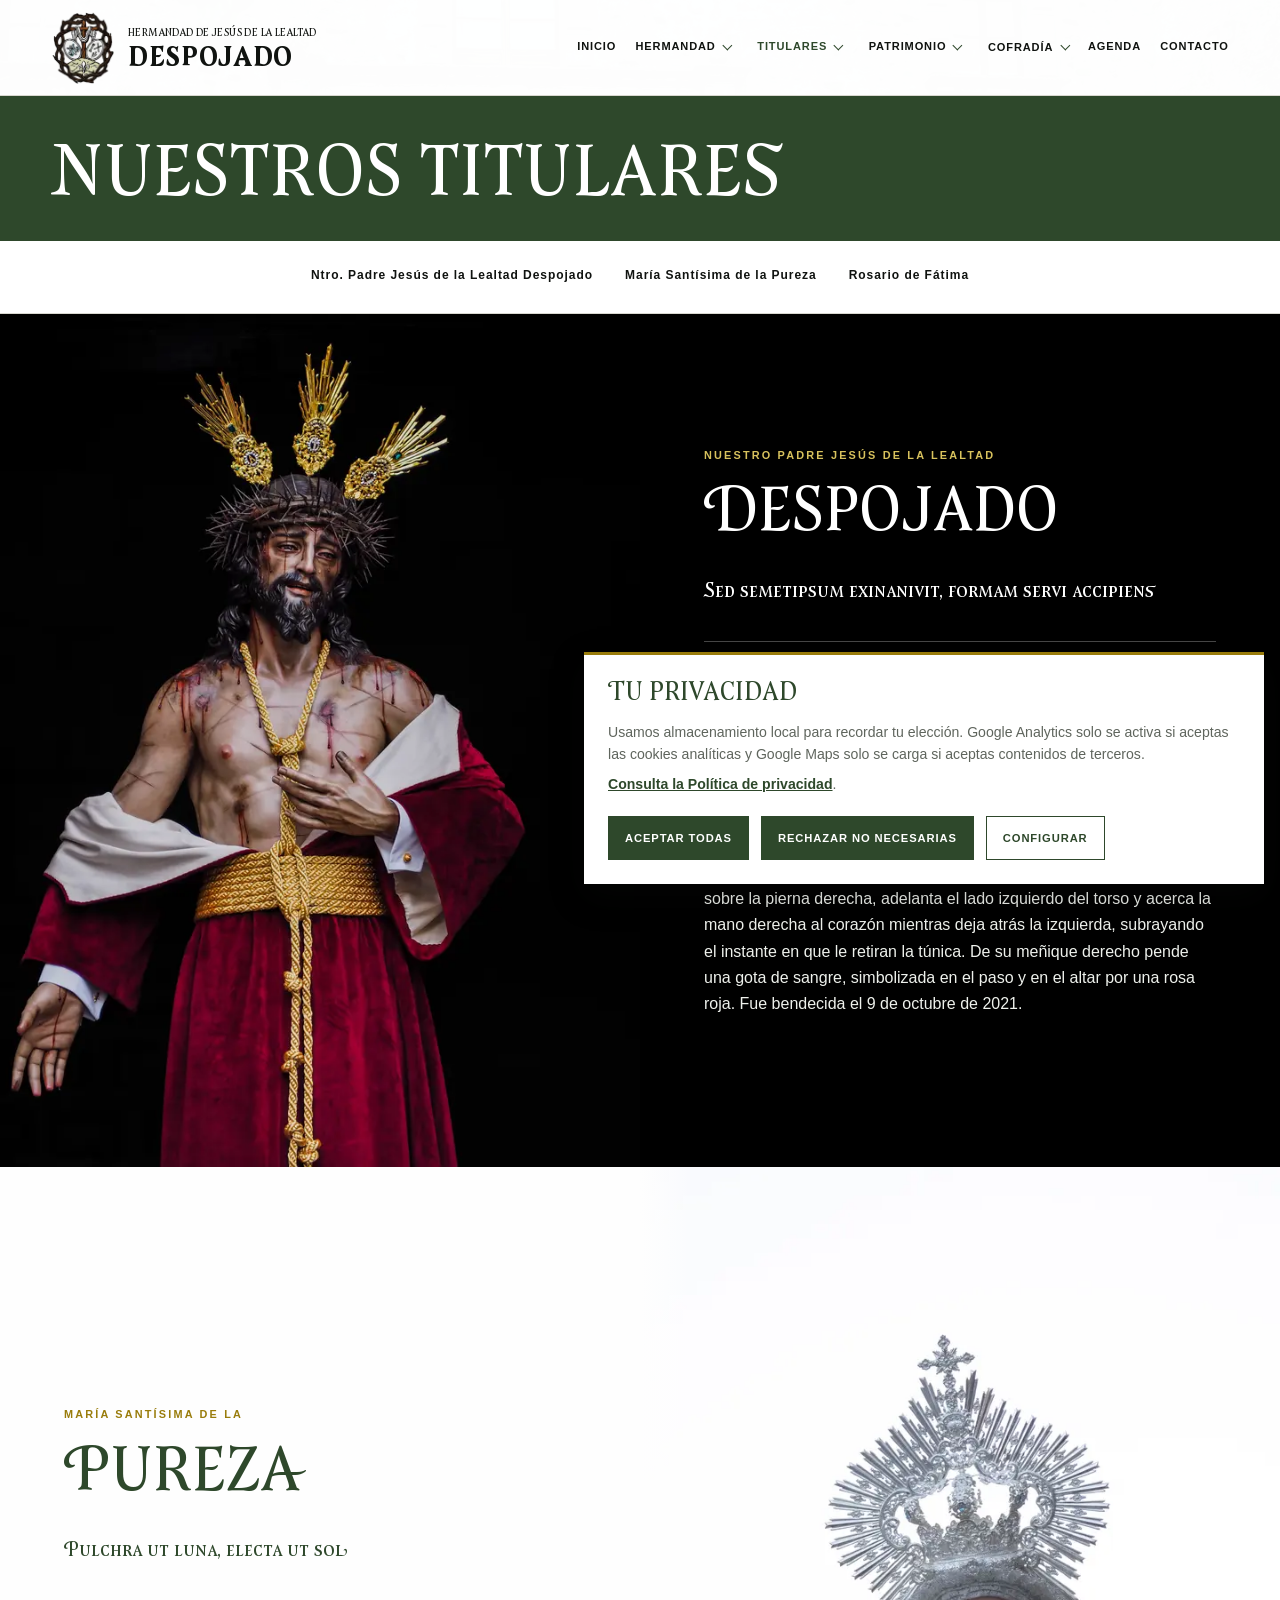
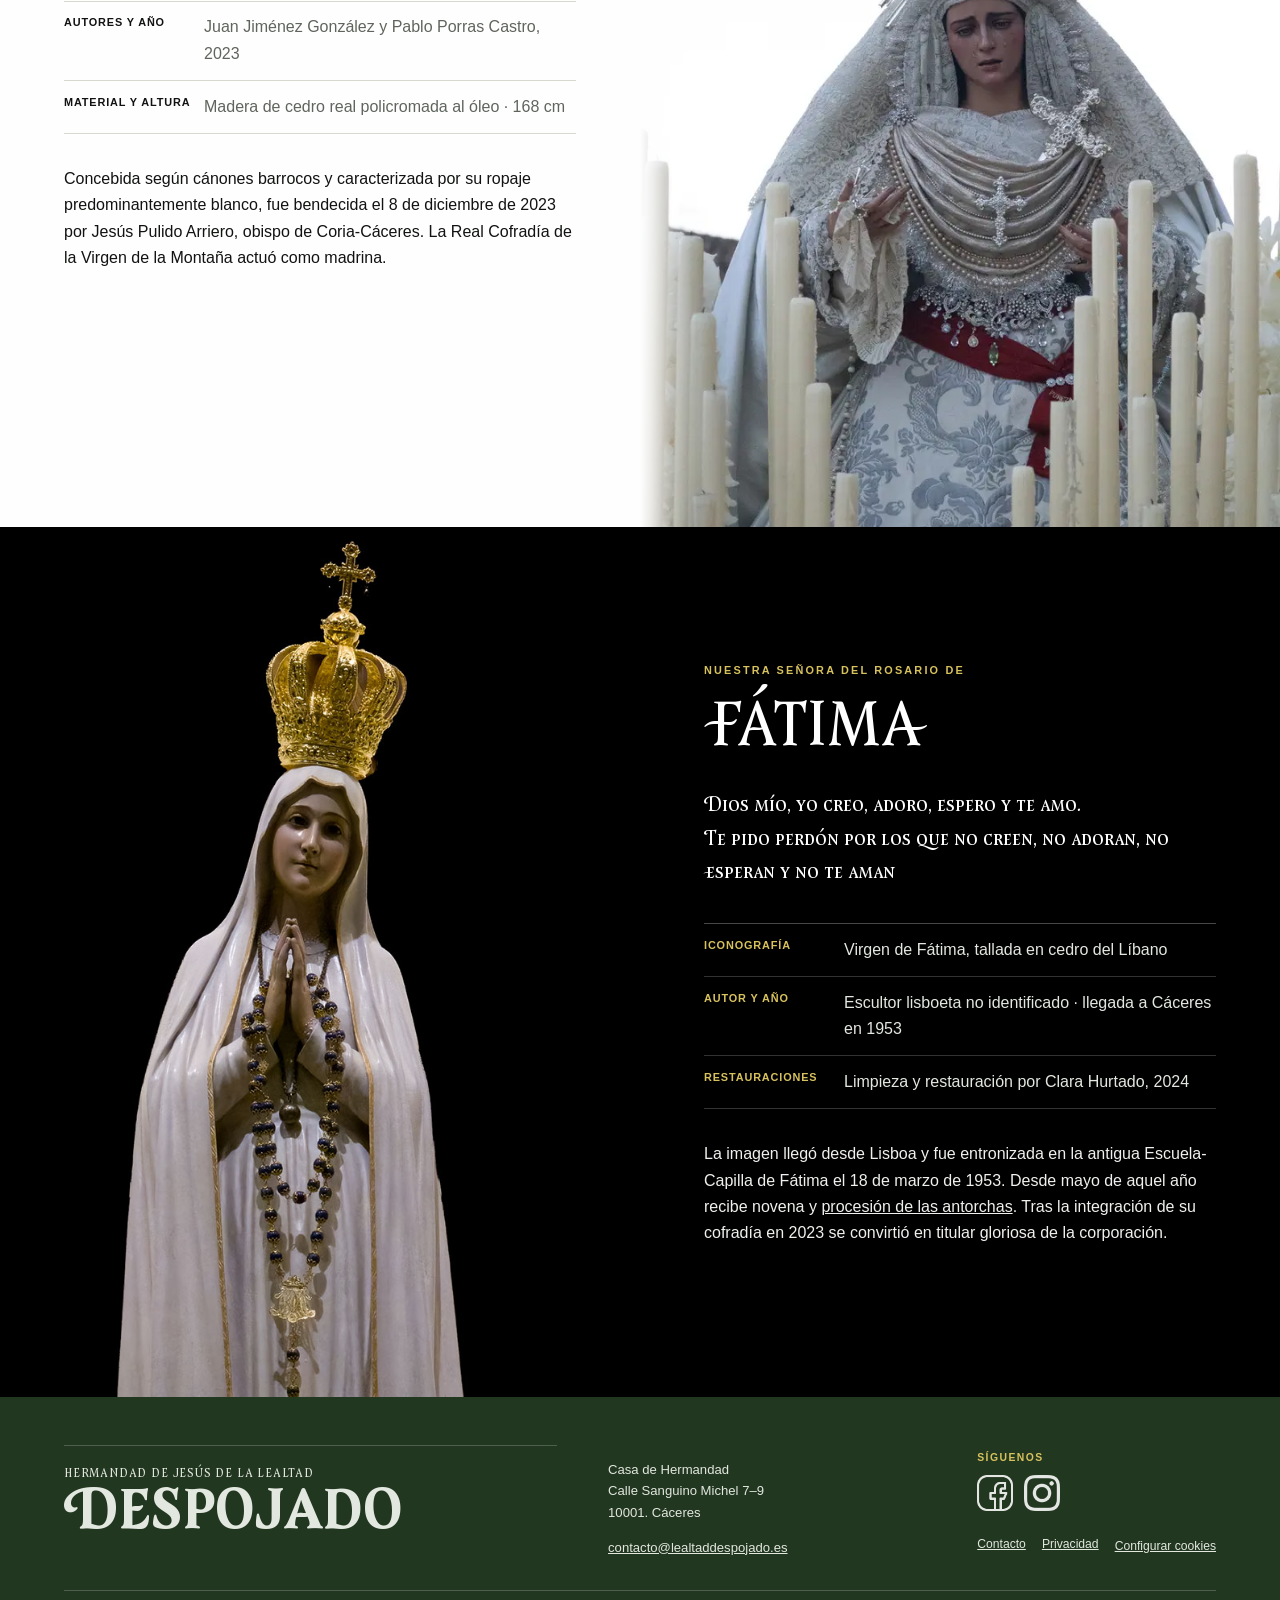
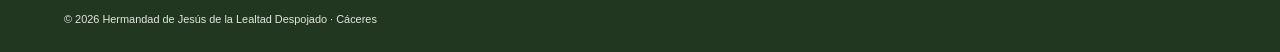
<file: titulares.html>
<!doctype html>
<html lang="es">
  <head>
    <meta charset="utf-8">
    <meta name="viewport" content="width=device-width,initial-scale=1">
    <link rel="icon" href="assets/images/favicon.ico?v=3" sizes="any">
    <link rel="icon" type="image/png" sizes="32x32" href="assets/images/favicon-32.png?v=3">
    <link rel="apple-touch-icon" sizes="180x180" href="assets/images/apple-touch-icon.png">
    <link rel="manifest" href="site.webmanifest">
    <!-- SEO-TECH-02: metadatos específicos de esta página. -->
    <meta name="theme-color" content="#223720">
    <meta name="robots" content="index,follow,max-image-preview:large,max-snippet:-1,max-video-preview:-1">
    <meta name="description" content="Conoce a Jesús de la Lealtad Despojado, María Santísima de la Pureza y Nuestra Señora del Rosario de Fátima, titulares de la Hermandad en Cáceres.">
    <link rel="canonical" href="https://www.lealtaddespojado.es/titulares.html">
    <meta property="og:locale" content="es_ES">
    <meta property="og:type" content="website">
    <meta property="og:site_name" content="Hermandad del Despojado de Cáceres">
    <meta property="og:title" content="Titulares de la Hermandad del Despojado de Cáceres">
    <meta property="og:description" content="Jesús de la Lealtad Despojado, María Santísima de la Pureza y Nuestra Señora del Rosario de Fátima.">
    <meta property="og:url" content="https://www.lealtaddespojado.es/titulares.html">
    <meta property="og:image" content="https://www.lealtaddespojado.es/assets/images/titulares-portada.jpg">
    <meta property="og:image:width" content="1280">
    <meta property="og:image:height" content="853">
    <meta property="og:image:alt" content="Titulares de la Hermandad del Despojado de Cáceres">
    <meta name="twitter:card" content="summary_large_image">
    <meta name="twitter:title" content="Titulares de la Hermandad del Despojado de Cáceres">
    <meta name="twitter:description" content="Jesús Despojado, María Santísima de la Pureza y la Virgen de Fátima en Cáceres.">
    <meta name="twitter:image" content="https://www.lealtaddespojado.es/assets/images/titulares-portada.jpg">
    <meta name="twitter:image:alt" content="Titulares de la Hermandad del Despojado de Cáceres">
    <title>Titulares de la Hermandad del Despojado de Cáceres</title>
    <script type="application/ld+json">
      {
        "@context": "https://schema.org",
        "@type": "CollectionPage",
        "@id": "https://www.lealtaddespojado.es/titulares.html#webpage",
        "url": "https://www.lealtaddespojado.es/titulares.html",
        "name": "Titulares de la Hermandad del Despojado de Cáceres",
        "description": "Jesús de la Lealtad Despojado, María Santísima de la Pureza y Nuestra Señora del Rosario de Fátima.",
        "isPartOf": {"@id": "https://www.lealtaddespojado.es/#website"},
        "about": {"@id": "https://www.lealtaddespojado.es/#organization"},
        "primaryImageOfPage": {"@type": "ImageObject", "url": "https://www.lealtaddespojado.es/assets/images/titulares-portada.jpg"},
        "inLanguage": "es-ES"
      }
    </script>
    <link rel="stylesheet" href="assets/styles.css">
    <script src="assets/header.js">
    </script>
    <script src="assets/footer.js">
    </script>
    <script src="assets/cookies.js" defer>
    </script>
  </head>
  <body>
    <!-- ZONAS EDITABLES: cada Titular tiene su propio bloque <article>. -->
    <!-- SEO-A11Y-01: acceso directo al contenido con teclado. -->
    <a class="skip" href="#contenido">
      Saltar al contenido
    </a>
    <site-header active="titulares">
    </site-header>
    <main id="contenido">
      <section class="page-hero">
        <h1>
          Nuestros Titulares
        </h1>
      </section>
      <nav class="subnav" aria-label="Contenido de la página">
        <a href="#despojado">
          Ntro. Padre Jesús de la Lealtad Despojado
        </a>
        <a href="#pureza">
          María Santísima de la Pureza
        </a>
        <a href="#fatima">
          Rosario de Fátima
        </a>
      </nav>
      <!-- ZONA EDITABLE 1: JESÚS DE LA LEALTAD -->
      <article class="titular-detail" id="despojado">
        <div class="photo">
          <!-- SEO-PERF-01: imagen responsiva, mismo encuadre y sin cambios de diseño. -->
          <img src="assets/images/jesus-lealtad-despojado-720.webp" srcset="assets/images/jesus-lealtad-despojado-720.webp 720w, assets/images/jesus-lealtad-despojado-1200.webp 1200w" sizes="(max-width: 900px) 100vw, 50vw" width="1200" height="1600" alt="Nuestro Padre Jesús de la Lealtad Despojado" fetchpriority="high" decoding="async">
        </div>
        <div>
          <p class="eyebrow">
            Nuestro Padre Jesús de la Lealtad
          </p>
          <h2>
            Despojado
          </h2>
          <p class="lead">
            Sed semetipsum exinanivit, formam servi accipiens
          </p>
          <dl>
            <div>
              <dt>
                Autores y año
              </dt>
              <dd>
                Juan Jiménez González y Pablo Porras Castro, 2021
              </dd>
            </div>
            <div>
              <dt>
                Representación
              </dt>
              <dd>
                Misterio del despojamiento de las vestiduras (X estación)
              </dd>
            </div>
          </dl>
          <p>
            La talla representa a Cristo en la décima estación del Vía Crucis y preside la <a href="martes-santo.html">estación de penitencia del Martes Santo</a>. Mantiene el peso sobre la pierna derecha, adelanta el lado izquierdo del torso y acerca la mano derecha al corazón mientras deja atrás la izquierda, subrayando el instante en que le retiran la túnica. De su meñique derecho pende una gota de sangre, simbolizada en el paso y en el altar por una rosa roja. Fue bendecida el 9 de octubre de 2021.
          </p>
        </div>
      </article>
      <!-- ZONA EDITABLE 2: MARÍA SANTÍSIMA DE LA PUREZA -->
      <article class="titular-detail reverse" id="pureza">
        <div class="photo">
          <!-- SEO-PERF-01: imagen responsiva, mismo encuadre y sin cambios de diseño. -->
          <img src="assets/images/maria-santisima-pureza-720.webp" srcset="assets/images/maria-santisima-pureza-720.webp 720w, assets/images/maria-santisima-pureza-1200.webp 1200w" sizes="(max-width: 900px) 100vw, 50vw" width="1200" height="1800" alt="María Santísima de la Pureza" loading="lazy" decoding="async">
        </div>
        <div>
          <p class="eyebrow">
            María Santísima de la
          </p>
          <h2>
            Pureza
          </h2>
          <p class="lead">
            Pulchra ut luna, electa ut sol
          </p>
          <dl>
            <div>
              <dt>
                Autores y año
              </dt>
              <dd>
                Juan Jiménez González y Pablo Porras Castro, 2023
              </dd>
            </div>
            <div>
              <dt>
                Material y altura
              </dt>
              <dd>
                Madera de cedro real policromada al óleo · 168 cm
              </dd>
            </div>
          </dl>
          <p>
            Concebida según cánones barrocos y caracterizada por su ropaje predominantemente blanco, fue bendecida el 8 de diciembre de 2023 por Jesús Pulido Arriero, obispo de Coria-Cáceres. La Real Cofradía de la Virgen de la Montaña actuó como madrina.
          </p>
        </div>
      </article>
      <!-- ZONA EDITABLE 3: NUESTRA SEÑORA DEL ROSARIO DE FÁTIMA -->
      <article class="titular-detail" id="fatima">
        <div class="photo">
          <img src="assets/images/fatima.jpg" width="608" height="1080" alt="Nuestra Señora del Rosario de Fátima" loading="lazy" decoding="async">
        </div>
        <div>
          <p class="eyebrow">
            Nuestra Señora del Rosario de
          </p>
          <h2>
            Fátima
          </h2>
          <p class="lead">
            Dios mío, yo creo, adoro, espero y te amo.
            <br>
            Te pido perdón por los que no creen, no adoran, no esperan y no te aman
          </p>
          <dl>
            <div>
              <dt>
                Iconografía
              </dt>
              <dd>
                Virgen de Fátima, tallada en cedro del Líbano
              </dd>
            </div>
            <div>
              <dt>
                Autor y año
              </dt>
              <dd>
                Escultor lisboeta no identificado · llegada a Cáceres en 1953
              </dd>
            </div>
            <div>
              <dt>
                Restauraciones
              </dt>
              <dd>
                Limpieza y restauración por Clara Hurtado, 2024
              </dd>
            </div>
          </dl>
          <p>
            La imagen llegó desde Lisboa y fue entronizada en la antigua Escuela-Capilla de Fátima el 18 de marzo de 1953. Desde mayo de aquel año recibe novena y <a href="antorchas.html">procesión de las antorchas</a>. Tras la integración de su cofradía en 2023 se convirtió en titular gloriosa de la corporación.
          </p>
        </div>
      </article>
    </main>
    <site-footer>
    </site-footer>
    <script src="assets/script.js">
    </script>
  </body>
</html>
</file>
<file: assets/styles.css>
/*
 * ÍNDICE DE ESTILOS
 *
 * Los archivos se cargan en este orden para conservar la cascada de la web.
 * Para encontrar un cambio:
 * - Colores, tipografía y estilos básicos: css/01-base.css
 * - Cabecera, marca y pie: css/02-brand-footer.css
 * - Estructura común de páginas: css/03-page-layout.css
 * - Elementos de contenido compartidos: css/04-content-elements.css
 * - Ajustes adaptables compartidos: css/05-responsive-content.css
 * - Navegación y marco exterior: css/06-navigation-frame.css
 * - Ajustes finales de medidas: css/07-layout-refinements.css
 * - Una página concreta: css/pages/[nombre].css
 *
 * No cambies el orden de los @import sin revisar el resultado en toda la web.
 */
@import url("css/01-base.css");
@import url("css/02-brand-footer.css");
@import url("css/03-page-layout.css");
@import url("css/pages/contacto.css?v=20260902-2");
@import url("css/pages/junta-gobierno.css");
@import url("css/04-content-elements.css?v=20260803-9");
@import url("css/pages/hemeroteca.css");
@import url("css/05-responsive-content.css?v=20260803-5");
@import url("css/pages/salidas.css");
@import url("css/pages/hermandad.css");
@import url("css/pages/agenda.css");
@import url("css/06-navigation-frame.css");
@import url("css/pages/titulares.css");
@import url("css/07-layout-refinements.css");
@import url("css/pages/antorchas.css");
@import url("css/pages/privacidad.css");
@import url("css/cookies.css");
</file>
<file: assets/css/pages/inicio.css>
/* Portada móvil: próximo encuentro compacto, sin el gran bloque vertical. */
@media(max-width:720px){
  .next-event{
    padding:1.25rem 1.3rem 1.4rem;
  }
  .next-event>.eyebrow{
    margin-bottom:.35rem;
  }
  .next-event .event-content{
    grid-template-columns:64px minmax(0,1fr);
    column-gap:.8rem;
    row-gap:.45rem;
    align-items:start;
    position:relative;
  }
  .next-event .event-content::before{
    content:"";
    position:absolute;
    top:0;
    right:0;
    left:0;
    border-top:1px solid var(--gold);
  }
  .next-event .event-content time{
    grid-column:1;
    grid-row:1;
    display:grid;
    gap:.25rem;
    align-content:start;
    border:0;
    padding:.3rem 0 0;
  }
  .next-event .event-content time strong{
    font-size:3.2rem;
    line-height:.82;
  }
  .next-event .event-content time span{
    font-size:.58rem;
    line-height:1.35;
    text-transform:uppercase;
  }
  .next-event .event-details-list{
    grid-column:2;
    grid-row:1;
    padding-top:.3rem;
  }
  .next-event .event-content h2{
    margin:0 0 .3rem;
    font-size:1.55rem;
    line-height:1;
  }
  .next-event .event-content p{
    font-size:.82rem;
    line-height:1.4;
  }
  .next-event .text-link{
    grid-column:2;
    margin-top:0;
    font-size:.64rem;
  }
}

/* Portada: texto superpuesto sobre la fotografía. */
.hero {
  display: flex;
  align-items: flex-end;
  min-height: clamp(680px, calc(100vh - 96px), 860px);
}

.hero-copy {
  width: 100%;
  padding: 8rem max(1.3rem, 7vw) 2.5rem;
  z-index: 2;
  align-self: flex-end;
  display: block;
  background: linear-gradient(180deg,transparent,rgba(34,55,32,.28) 22%,rgba(34,55,32,.92) 72%,var(--green));
}

.hero-title h1 {
  font-size: 5.5814rem;
  line-height: .98;
  letter-spacing: -.015em;
  max-width: none;
  margin-bottom: 0;
  white-space: nowrap;
}

.hero-title h1 em {
  white-space: nowrap;
}

.hero-info {
  padding-bottom: 0;
}

.hero-info .actions {
  margin-top: 1.5rem;
}

.hero-art {
  position: absolute;
  inset: 0;
  width: auto;
  min-height: 100%;
  z-index: 0;
  background-image:
    linear-gradient(180deg,rgba(16,19,16,.08),rgba(16,19,16,.04) 55%,rgba(34,55,32,.48) 100%),
    url("../../images/titulares-portada.jpg");
  background-size: cover;
  background-position: center 38%;
  background-repeat: no-repeat;
}

.hero-art span {
  display: none;
}

.actions button.button {
  border: 0;
  font-family: inherit;
  line-height: inherit;
  cursor: default;
}

@media (max-width: 720px) {
  .hero {
    min-height: 0;
    flex-direction: column;
    align-items: stretch;
    background:var(--green);
  }

  .hero-copy {
    order: 2;
    width: 100%;
    margin: calc(-7rem - 5px) 0 0;
    padding: 8rem 1.3rem 2rem;
    background:linear-gradient(180deg,transparent 0,rgba(34,55,32,.5) 32%,rgba(34,55,32,.9) 58%,var(--green) 76%);
  }

  .hero .eyebrow {
    margin-bottom: .55rem;
  }

  .hero-title h1 {
    font-size: clamp(1.7rem, 6.8vw, 2.2rem);
    line-height: .96;
    letter-spacing: -.01em;
    margin: 0;
  }

  .hero-lead {
    font-size: .98rem;
    line-height: 1.5;
    margin-bottom: 0;
  }

  .actions {
    gap: .6rem;
    margin-top: .95rem;
  }

  .button {
    padding: .78rem .95rem;
  }

  .hero-art {
    position: relative;
    inset: auto;
    order: 1;
    aspect-ratio: 4 / 3;
    min-height: 0;
    background-position:center;
    background-size:cover;
    background-repeat:no-repeat;
    background-color:var(--green-dark);
    background-image:
      linear-gradient(180deg,
        rgba(16,19,16,.02),
        rgba(16,19,16,.06) 62%,
        rgba(34,55,32,.24)),
      url("../../images/titulares-portada.jpg");
  }

  .hero-art::after {
    content:"";
    position:absolute;
    inset:0;
    background:linear-gradient(180deg,transparent 58%,rgba(34,55,32,.38) 78%,var(--green) 100%);
  }

  .hero::after {
    display: none;
  }
}
</file>
